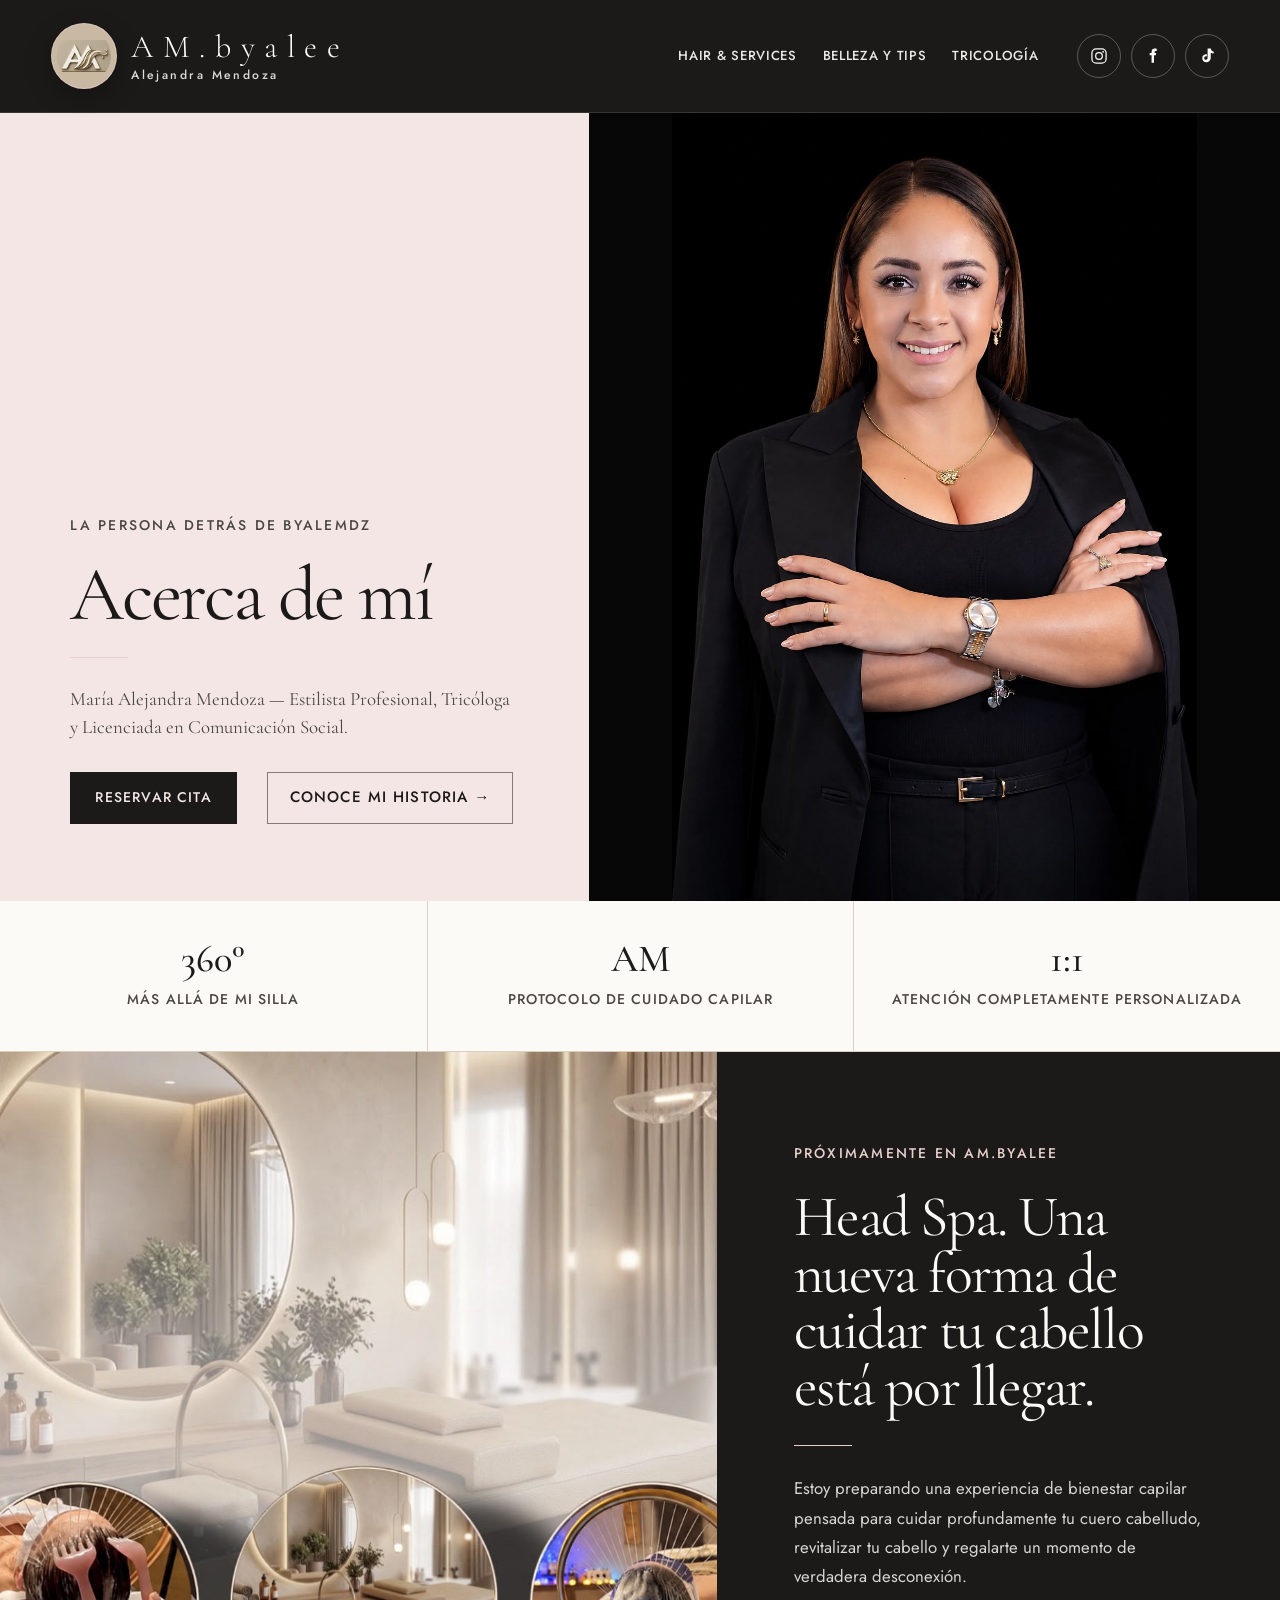
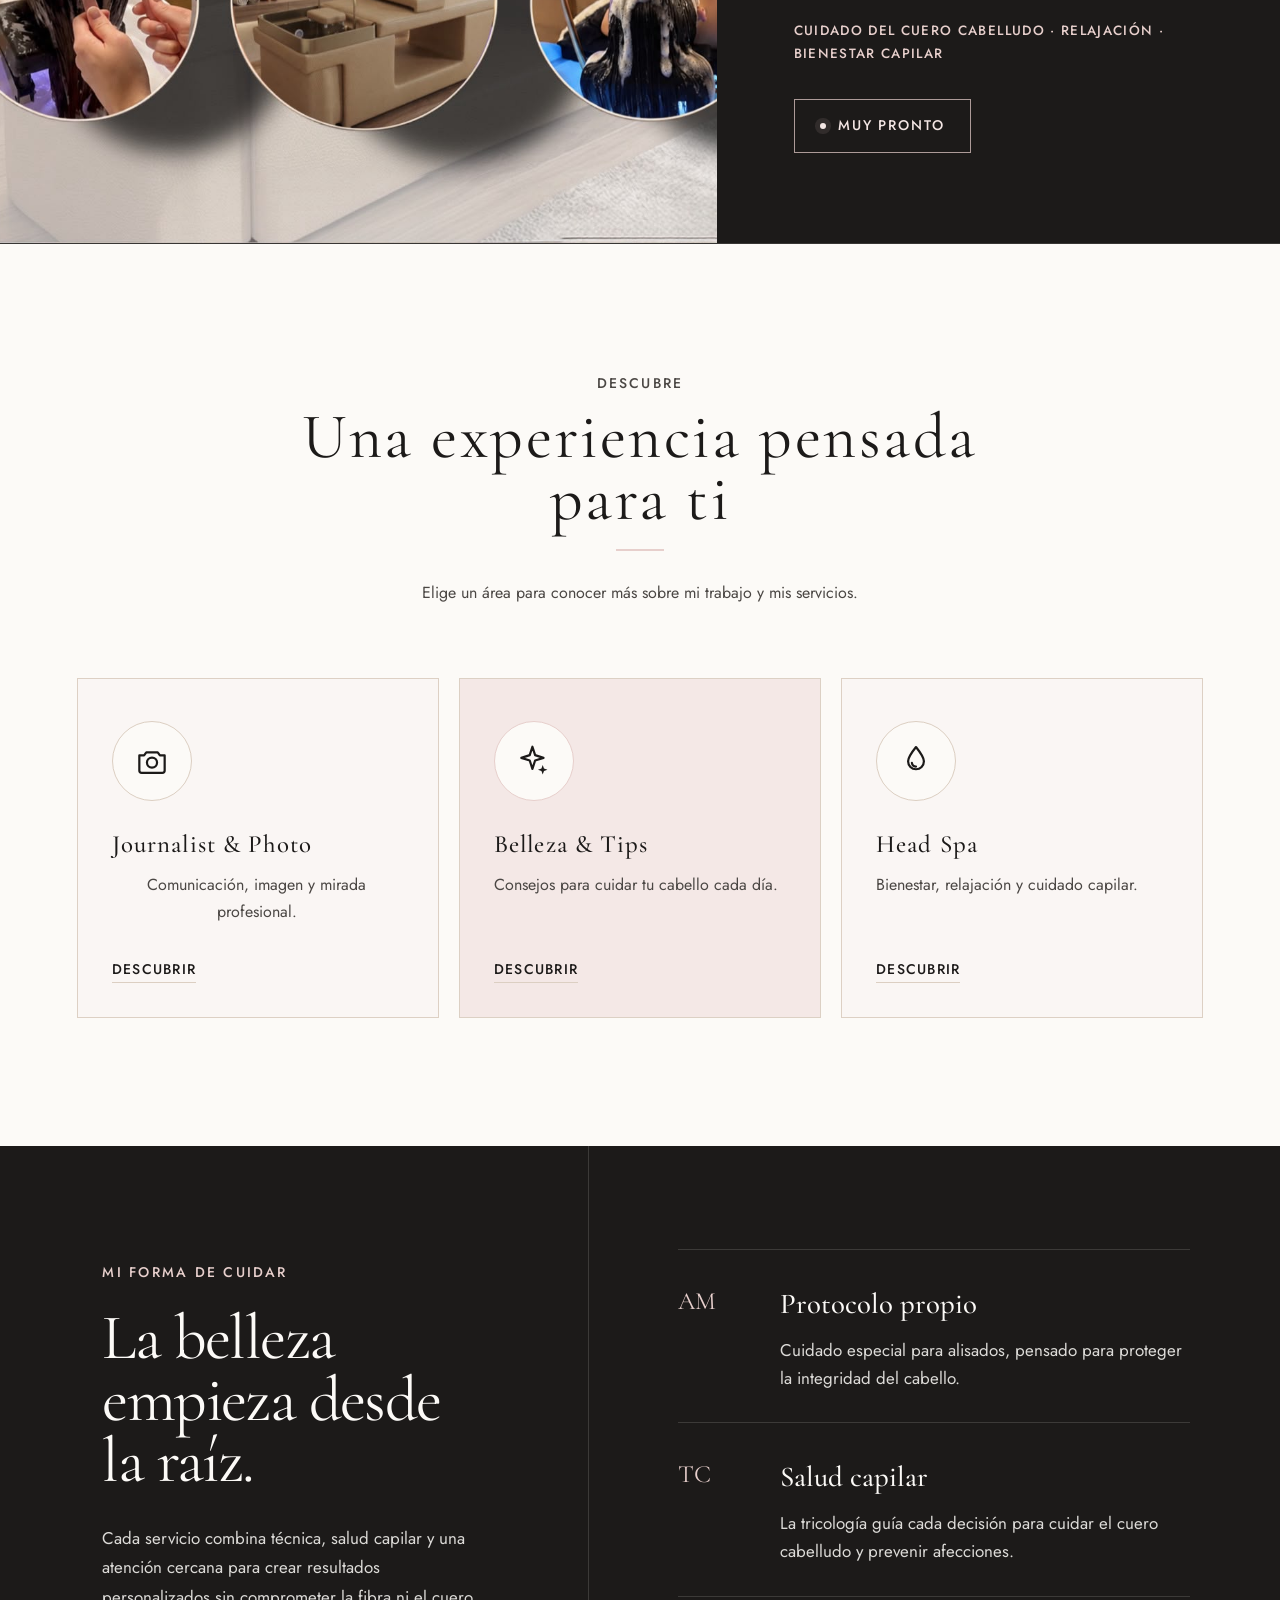
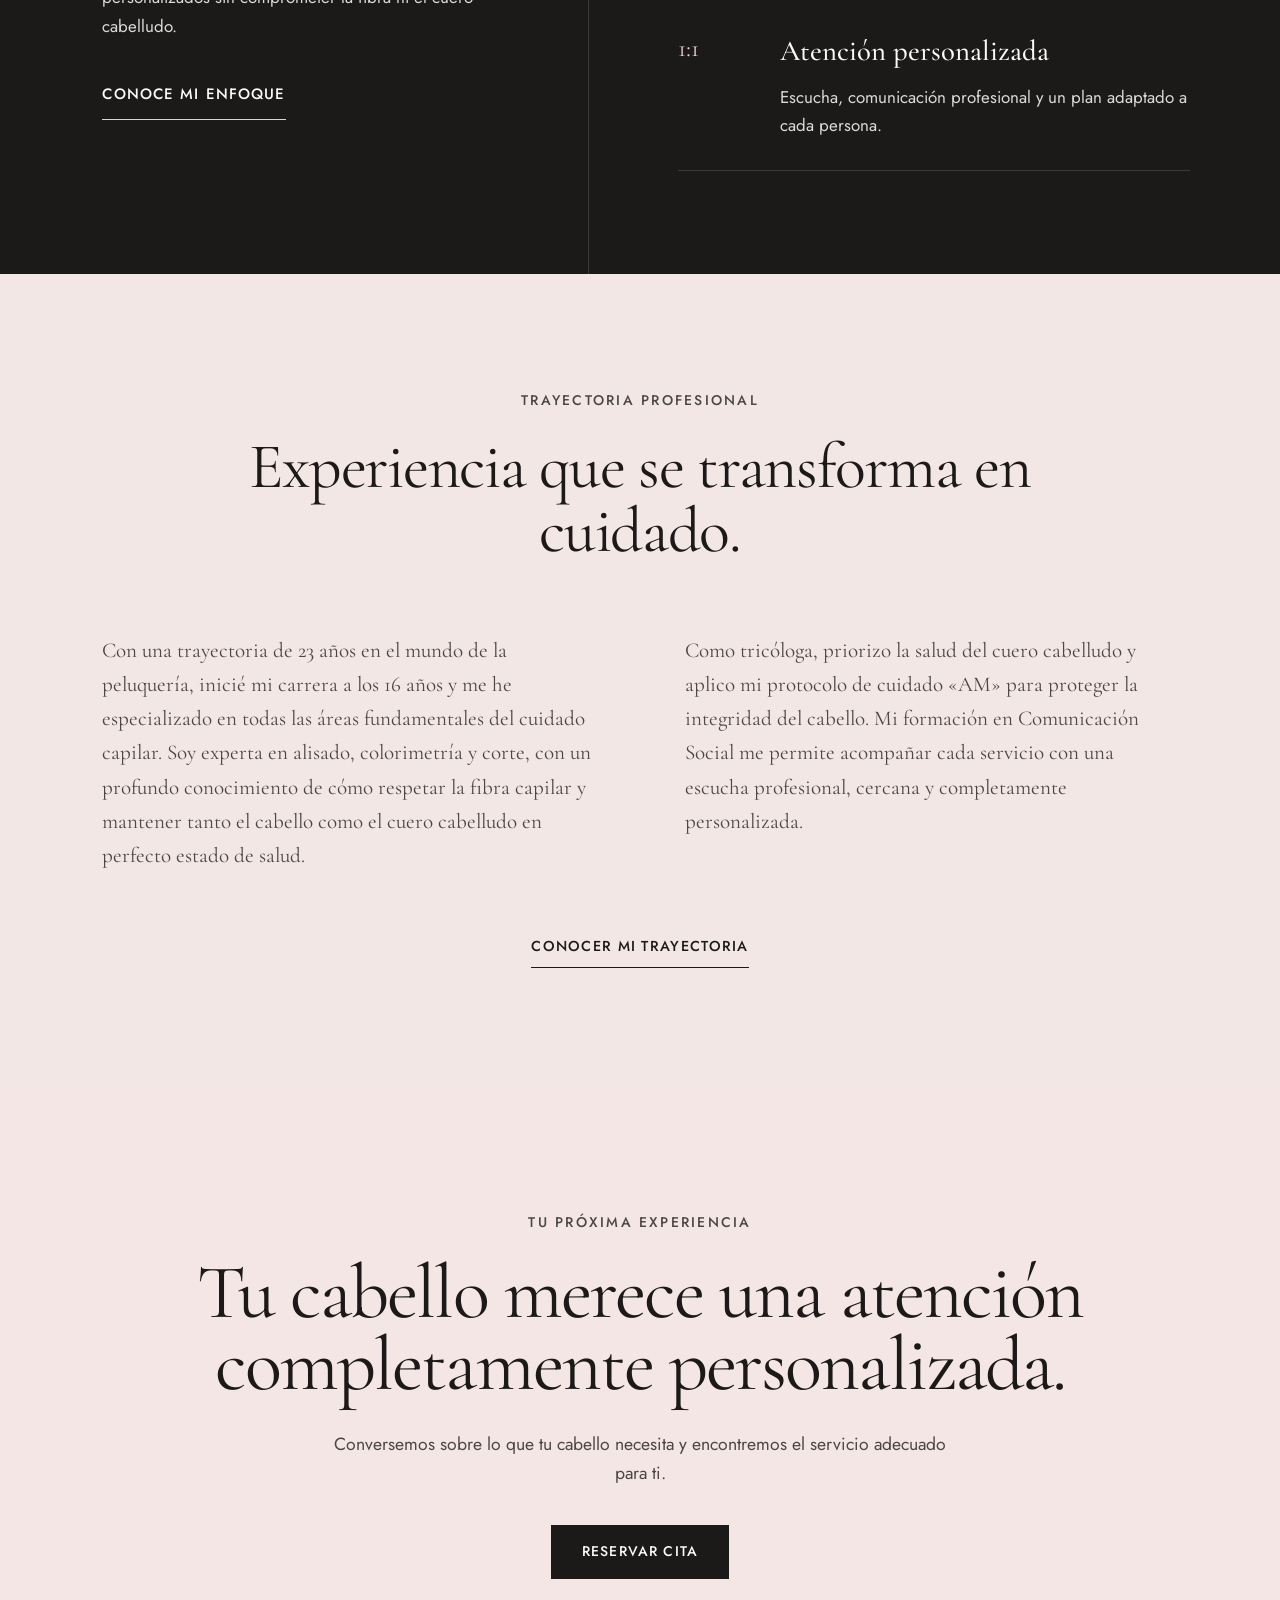
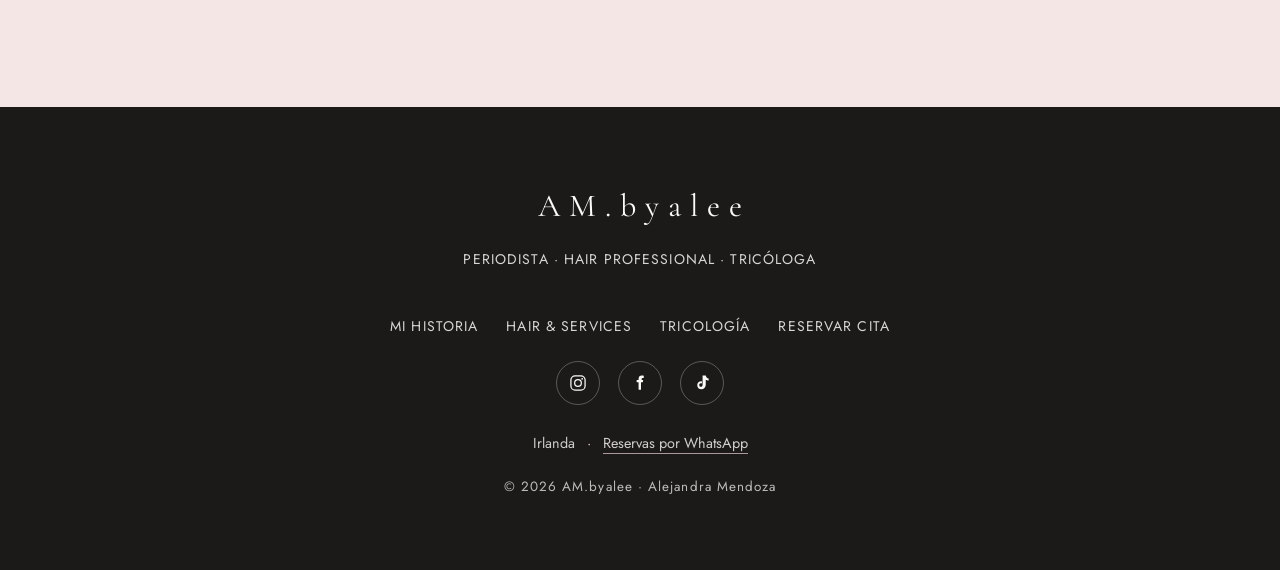
<file: index.html>
<!DOCTYPE html>
<html lang="es">
<head>
  <meta charset="UTF-8" />
  <meta name="viewport" content="width=device-width, initial-scale=1.0" />
  <title>AM.BYALE | Peluquería, tricología y Head Spa en Irlanda</title>
  <meta
    name="description"
    content="Alejandra Mendoza ofrece peluquería profesional, tricología y Head Spa con atención personalizada y 23 años de experiencia en Irlanda."
  />
  <link rel="canonical" href="https://robertdorlan.github.io/alemdz/" />
  <meta property="og:type" content="website" />
  <meta property="og:locale" content="es_ES" />
  <meta property="og:title" content="AM.BYALE | Belleza real y cabello saludable" />
  <meta property="og:description" content="Peluquería profesional, tricología y Head Spa con atención personalizada." />
  <meta property="og:url" content="https://robertdorlan.github.io/alemdz/" />
  <meta property="og:image" content="https://robertdorlan.github.io/alemdz/images/ale-profile.jpg" />
  <meta name="theme-color" content="#1c1a19" />

  <!-- Tipografía editorial: fina, elegante y moderna -->
  <link rel="preconnect" href="https://fonts.googleapis.com" />
  <link rel="preconnect" href="https://fonts.gstatic.com" crossorigin />
  <link
    href="https://fonts.googleapis.com/css2?family=Cormorant+Garamond:wght@300;400;500&family=Jost:wght@300;400;500&display=swap"
    rel="stylesheet"
  />

  <link rel="stylesheet" href="styles.css?v=20261124-17" />
</head>
<body class="home-page">
  <a class="skip-link" href="#main-content">Saltar al contenido principal</a>
  <!-- ============================================================= -->
  <!-- 1. ENCABEZADO PRINCIPAL                                       -->
  <!-- Logotipo tipográfico "ALEMDZ" centrado. Menú discreto a la    -->
  <!-- izquierda, redes sociales a la derecha. Enlaza a inicio.      -->
  <!-- ============================================================= -->
  <header class="site-header site-header--home">
    <div class="site-header__inner site-header__inner--home">
      <a class="brand brand--home" href="index.html" aria-label="AM.byalee — Ir a la página de inicio">
        <img class="brand--home__logo" src="images/am-logo-menu.webp?v=20261124-2" alt="" width="600" height="363" decoding="async" />
        <span class="brand--home__text">
          <span>AM.byalee</span>
          <small>Alejandra Mendoza</small>
        </span>
      </a>

      <button class="menu-toggle" type="button" aria-label="Abrir menú" data-i18n-attr="aria-label:chrome.menu" aria-expanded="false" aria-controls="site-nav">
        <span class="menu-toggle__bar"></span>
        <span class="menu-toggle__bar"></span>
        <span class="menu-toggle__bar"></span>
      </button>

      <nav id="site-nav" class="site-nav site-nav--home" aria-label="Navegación principal">
        <ul class="site-nav__list site-nav__list--home">
          <li><a href="servicios-y-precios.html" data-i18n="nav.hair">Hair &amp; Services</a></li>
          <li><a href="tips-de-belleza.html" data-i18n="nav.belleza">Belleza y Tips</a></li>
          <li><a href="tricologia.html" data-i18n="nav.tricologia">Tricología</a></li>
        </ul>
      </nav>

      <div class="header-social" aria-label="Redes sociales">
        <a href="https://www.instagram.com/byalemdz/" target="_blank" rel="noopener noreferrer" aria-label="Instagram">
          <svg viewBox="0 0 24 24" width="20" height="20" aria-hidden="true" focusable="false">
            <rect x="3.5" y="3.5" width="17" height="17" rx="5" fill="none" stroke="currentColor" stroke-width="1.5" />
            <circle cx="12" cy="12" r="4" fill="none" stroke="currentColor" stroke-width="1.5" />
            <circle cx="17" cy="7" r="1.1" fill="currentColor" />
          </svg>
        </a>
        <a href="https://www.facebook.com/share/1DkxHwf7Rk/" target="_blank" rel="noopener noreferrer" aria-label="Facebook">
          <svg viewBox="0 0 24 24" width="20" height="20" aria-hidden="true" focusable="false">
            <path d="M14 8.5V7c0-.7.3-1 1-1h1.5V3.2C16 3.1 15 3 14.1 3 11.8 3 10.3 4.4 10.3 7v1.5H8V11h2.3v9h2.9v-9h2.2l.4-2.5H14z" fill="currentColor" />
          </svg>
        </a>
        <a href="https://www.tiktok.com/@alemdz.hair" target="_blank" rel="noopener noreferrer" aria-label="TikTok">
          <svg viewBox="0 0 24 24" width="20" height="20" aria-hidden="true" focusable="false">
            <path d="M16.5 3c.3 1.9 1.4 3.4 3.5 3.7v2.4c-1.2.1-2.4-.2-3.5-.9v5.9c0 3.2-2.4 5.4-5.2 5.4-2.9 0-5-2.1-5-4.9 0-2.9 2.4-5 5.6-4.7v2.6c-.4-.1-.9-.2-1.3-.1-1.1.1-2 .9-1.9 2.2.1 1.2 1 1.9 2 1.9 1.1 0 2-.8 2-2.1V3h3.3z" fill="currentColor" />
          </svg>
        </a>
      </div>

    </div>
  </header>

  <main id="main-content">
    <section class="editorial-hero" aria-labelledby="about-title">
      <div class="editorial-hero__left editorial-hero__left--intro">
        <p class="about__eyebrow" data-i18n="home.about_eyebrow">LA PERSONA DETRÁS DE ByAlemdz</p>
        <h1 id="about-title" class="editorial-hero__title" data-i18n="home.about_title">Acerca de mí</h1>
        <p class="editorial-hero__lead" data-i18n="home.about_lead">
          María Alejandra Mendoza — Estilista Profesional, Tricóloga y Licenciada en Comunicación Social.
        </p>
        <div class="editorial-hero__actions">
          <a class="editorial-hero__primary" href="bookings.html" data-i18n="serv.cta">Reservar cita</a>
          <a class="about__link editorial-hero__link" href="mi-historia.html" data-i18n="home.about_link">Conoce mi historia →</a>
        </div>
      </div>
      <figure class="editorial-hero__photo">
        <img src="images/ale-profile.jpg?v=20261123-2" alt="Retrato profesional de Alejandra Mendoza" width="1024" height="1536" loading="eager" fetchpriority="high" decoding="async" />
      </figure>
    </section>

    <section class="trust-strip" aria-label="Experiencia y especialidades de Alejandra Mendoza">
      <div class="trust-strip__item">
        <strong data-i18n="home.trust_years">360°</strong>
        <span data-i18n="home.trust_experience">más allá de mi silla</span>
      </div>
      <div class="trust-strip__item">
        <strong>AM</strong>
        <span data-i18n="home.trust_protocol">protocolo de cuidado capilar</span>
      </div>
      <div class="trust-strip__item">
        <strong>1:1</strong>
        <span data-i18n="home.trust_personal">atención completamente personalizada</span>
      </div>
    </section>

    <section class="head-spa-promo" aria-labelledby="head-spa-promo-title">
      <figure class="head-spa-promo__media">
        <img src="images/head-spa.jpeg" alt="Imagen conceptual de la próxima experiencia de Head Spa" width="1290" height="1142" loading="lazy" decoding="async" />
      </figure>
      <div class="head-spa-promo__content">
        <p class="head-spa-promo__eyebrow" data-i18n="home.headspa_eyebrow">Próximamente en AM.byalee</p>
        <h2 id="head-spa-promo-title" data-i18n="home.headspa_title">Head Spa. Una nueva forma de cuidar tu cabello está por llegar.</h2>
        <p class="head-spa-promo__text" data-i18n="home.headspa_text">Estoy preparando una experiencia de bienestar capilar pensada para cuidar profundamente tu cuero cabelludo, revitalizar tu cabello y regalarte un momento de verdadera desconexión.</p>
        <p class="head-spa-promo__details" data-i18n="home.headspa_details">Cuidado del cuero cabelludo · Relajación · Bienestar capilar</p>
        <span class="head-spa-promo__status" data-i18n="home.headspa_cta">Muy pronto</span>
      </div>
    </section>

    <section class="circles" aria-labelledby="circles-title">
      <p class="circles__eyebrow" data-i18n="home.explore_eyebrow">Descubre</p>
      <h2 id="circles-title" class="circles__title" data-i18n="home.explore_new">Una experiencia pensada para ti</h2>
      <p class="circles__subtitle" data-i18n="home.explore_sub">
        Elige un área para conocer más sobre mi trabajo y mis servicios.
      </p>

      <ul class="circles__grid">
        <li class="circle-item">
          <a class="circle-link" href="journalist-photo.html">
            <span class="circle">
              <span class="circle__icon" aria-hidden="true">
                <svg viewBox="0 0 24 24" width="42" height="42" focusable="false">
                  <path d="M4 8.5h3l1.4-2h7.2L17 8.5h3a0 0 0 0 1 0 0v9.5a1.5 1.5 0 0 1-1.5 1.5H5.5A1.5 1.5 0 0 1 4 18z" fill="none" stroke="currentColor" stroke-width="1.4" stroke-linejoin="round" />
                  <circle cx="12" cy="13" r="3.2" fill="none" stroke="currentColor" stroke-width="1.4" />
                </svg>
              </span>
            </span>
            <span class="circle__caption" data-i18n="nav.journalist">Journalist &amp; Photo</span>
            <span class="circle__description" data-i18n="home.card_journalist">Comunicación, imagen y mirada profesional.</span>
            <span class="circle__action" data-i18n="home.discover">Descubrir</span>
          </a>
        </li>

        <li class="circle-item">
          <a class="circle-link" href="tips-de-belleza.html">
            <span class="circle">
              <span class="circle__icon" aria-hidden="true">
                <svg viewBox="0 0 24 24" width="42" height="42" focusable="false">
                  <path d="M11 3l1.7 5.3L18 10l-5.3 1.7L11 17l-1.7-5.3L4 10l5.3-1.7z" fill="none" stroke="currentColor" stroke-width="1.4" stroke-linejoin="round" />
                  <path d="M17.5 14.5l.8 2.2 2.2.8-2.2.8-.8 2.2-.8-2.2-2.2-.8 2.2-.8z" fill="currentColor" />
                </svg>
              </span>
            </span>
            <span class="circle__caption" data-i18n="nav.belleza">Belleza &amp; Tips</span>
            <span class="circle__description" data-i18n="home.card_beauty">Consejos para cuidar tu cabello cada día.</span>
            <span class="circle__action" data-i18n="home.discover">Descubrir</span>
          </a>
        </li>

        <li class="circle-item">
          <a class="circle-link" href="head-spa.html">
            <span class="circle">
              <span class="circle__icon" aria-hidden="true">
                <svg viewBox="0 0 24 24" width="42" height="42" focusable="false">
                  <path d="M12 3.2c3.2 4 5 6.4 5 9a5 5 0 0 1-10 0c0-2.6 1.8-5 5-9z" fill="none" stroke="currentColor" stroke-width="1.4" stroke-linejoin="round" />
                  <path d="M12 15.5c-1.4 0-2.4-1-2.6-2.3" fill="none" stroke="currentColor" stroke-width="1.4" stroke-linecap="round" />
                </svg>
              </span>
            </span>
            <span class="circle__caption" data-i18n="nav.headspa">Head Spa</span>
            <span class="circle__description" data-i18n="home.card_headspa">Bienestar, relajación y cuidado capilar.</span>
            <span class="circle__action" data-i18n="home.discover">Descubrir</span>
          </a>
        </li>
      </ul>
    </section>

    <section class="signature-care" aria-labelledby="care-title">
      <div class="signature-care__intro">
        <p class="section-eyebrow" data-i18n="home.care_eyebrow">Mi forma de cuidar</p>
        <h2 id="care-title" data-i18n="home.care_title">La belleza empieza desde la raíz.</h2>
        <p data-i18n="home.care_intro">Cada servicio combina técnica, salud capilar y una atención cercana para crear resultados personalizados sin comprometer la fibra ni el cuero cabelludo.</p>
        <a class="text-link text-link--light" href="tricologia.html" data-i18n="home.care_link">Conoce mi enfoque</a>
      </div>
      <div class="signature-care__pillars">
        <article>
          <span>AM</span>
          <div>
            <h3 data-i18n="home.pillar_protocol">Protocolo propio</h3>
            <p data-i18n="home.pillar_protocol_text">Cuidado especial para alisados, pensado para proteger la integridad del cabello.</p>
          </div>
        </article>
        <article>
          <span>TC</span>
          <div>
            <h3 data-i18n="home.pillar_health">Salud capilar</h3>
            <p data-i18n="home.pillar_health_text">La tricología guía cada decisión para cuidar el cuero cabelludo y prevenir afecciones.</p>
          </div>
        </article>
        <article>
          <span>1:1</span>
          <div>
            <h3 data-i18n="home.pillar_personal">Atención personalizada</h3>
            <p data-i18n="home.pillar_personal_text">Escucha, comunicación profesional y un plan adaptado a cada persona.</p>
          </div>
        </article>
      </div>
    </section>

    <section class="about about--story" aria-labelledby="story-title">
      <div class="about--story__heading">
        <p class="section-eyebrow" data-i18n="home.story_eyebrow">Trayectoria profesional</p>
        <h2 id="story-title" data-i18n="home.story_title">Experiencia que se transforma en cuidado.</h2>
      </div>
      <div class="about__inner">
        <p class="about__text">
          Con una trayectoria de 23 años en el mundo de la peluquería, inicié mi
          carrera a los 16 años y me he especializado en todas las áreas
          fundamentales del cuidado capilar. Soy experta en alisado, colorimetría y
          corte, con un profundo conocimiento de cómo respetar la fibra capilar y
          mantener tanto el cabello como el cuero cabelludo en perfecto estado de
          salud.
        </p>
        <p class="about__text">
          Como tricóloga, priorizo la salud del cuero cabelludo y aplico mi protocolo
          de cuidado «AM» para proteger la integridad del cabello. Mi formación en
          Comunicación Social me permite acompañar cada servicio con una escucha
          profesional, cercana y completamente personalizada.
        </p>
      </div>
      <a class="about--story__link" href="mi-historia.html" data-i18n="home.story_link">Conocer mi trayectoria</a>
    </section>

    <section class="booking-cta" aria-labelledby="booking-title">
      <p class="section-eyebrow" data-i18n="home.booking_eyebrow">Tu próxima experiencia</p>
      <h2 id="booking-title" data-i18n="home.booking_title">Tu cabello merece una atención completamente personalizada.</h2>
      <p data-i18n="home.booking_text">Conversemos sobre lo que tu cabello necesita y encontremos el servicio adecuado para ti.</p>
      <a class="booking-cta__button" href="bookings.html" data-i18n="serv.cta">Reservar cita</a>
    </section>
  </main>

  <footer class="site-footer">
    <div class="site-footer__inner">
      <p class="site-footer__brand">AM.byalee</p>
      <p class="site-footer__tagline" data-i18n="footer.tagline">Periodista · Hair Professional · Tricóloga</p>
      <nav class="site-footer__nav" aria-label="Navegación del pie de página">
        <a href="mi-historia.html" data-i18n="nav.mihistoria">Mi historia</a>
        <a href="servicios-y-precios.html" data-i18n="nav.hair">Hair &amp; Services</a>
        <a href="tricologia.html" data-i18n="nav.tricologia">Tricología</a>
        <a href="bookings.html" data-i18n="serv.cta">Reservar cita</a>
      </nav>
      <div class="site-footer__social">
        <a href="https://www.instagram.com/byalemdz/" target="_blank" rel="noopener noreferrer" aria-label="Instagram">
          <svg viewBox="0 0 24 24" width="20" height="20" aria-hidden="true" focusable="false">
            <rect x="3.5" y="3.5" width="17" height="17" rx="5" fill="none" stroke="currentColor" stroke-width="1.5" />
            <circle cx="12" cy="12" r="4" fill="none" stroke="currentColor" stroke-width="1.5" />
            <circle cx="17" cy="7" r="1.1" fill="currentColor" />
          </svg>
        </a>
        <a href="https://www.facebook.com/share/1DkxHwf7Rk/" target="_blank" rel="noopener noreferrer" aria-label="Facebook">
          <svg viewBox="0 0 24 24" width="20" height="20" aria-hidden="true" focusable="false">
            <path d="M14 8.5V7c0-.7.3-1 1-1h1.5V3.2C16 3.1 15 3 14.1 3 11.8 3 10.3 4.4 10.3 7v1.5H8V11h2.3v9h2.9v-9h2.2l.4-2.5H14z" fill="currentColor" />
          </svg>
        </a>
        <a href="https://www.tiktok.com/@alemdz.hair" target="_blank" rel="noopener noreferrer" aria-label="TikTok">
          <svg viewBox="0 0 24 24" width="20" height="20" aria-hidden="true" focusable="false">
            <path d="M16.5 3c.3 1.9 1.4 3.4 3.5 3.7v2.4c-1.2.1-2.4-.2-3.5-.9v5.9c0 3.2-2.4 5.4-5.2 5.4-2.9 0-5-2.1-5-4.9 0-2.9 2.4-5 5.6-4.7v2.6c-.4-.1-.9-.2-1.3-.1-1.1.1-2 .9-1.9 2.2.1 1.2 1 1.9 2 1.9 1.1 0 2-.8 2-2.1V3h3.3z" fill="currentColor" />
          </svg>
        </a>
      </div>
      <p class="site-footer__copy">© 2026 AM.byalee · Alejandra Mendoza</p>
    </div>
  </footer>

  <a class="mobile-booking" href="bookings.html" data-i18n="serv.cta">Reservar cita</a>

  <script type="application/ld+json">
    {
      "@context": "https://schema.org",
      "@type": "ProfessionalService",
      "name": "AM.BYALE by Alejandra Mendoza",
      "description": "Peluquería profesional, tricología y Head Spa con atención personalizada.",
      "url": "https://robertdorlan.github.io/alemdz/",
      "image": "https://robertdorlan.github.io/alemdz/images/ale-profile.jpg",
      "founder": {
        "@type": "Person",
        "name": "María Alejandra Mendoza",
        "jobTitle": "Estilista profesional y tricóloga"
      },
      "sameAs": [
        "https://www.instagram.com/byalemdz/",
        "https://www.facebook.com/share/1DkxHwf7Rk/",
        "https://www.tiktok.com/@alemdz.hair"
      ]
    }
  </script>

  <script src="script.js?v=20261123-3" defer></script>
  <script src="i18n.js?v=20261124-14" defer></script>
</body>
</html>
</file>
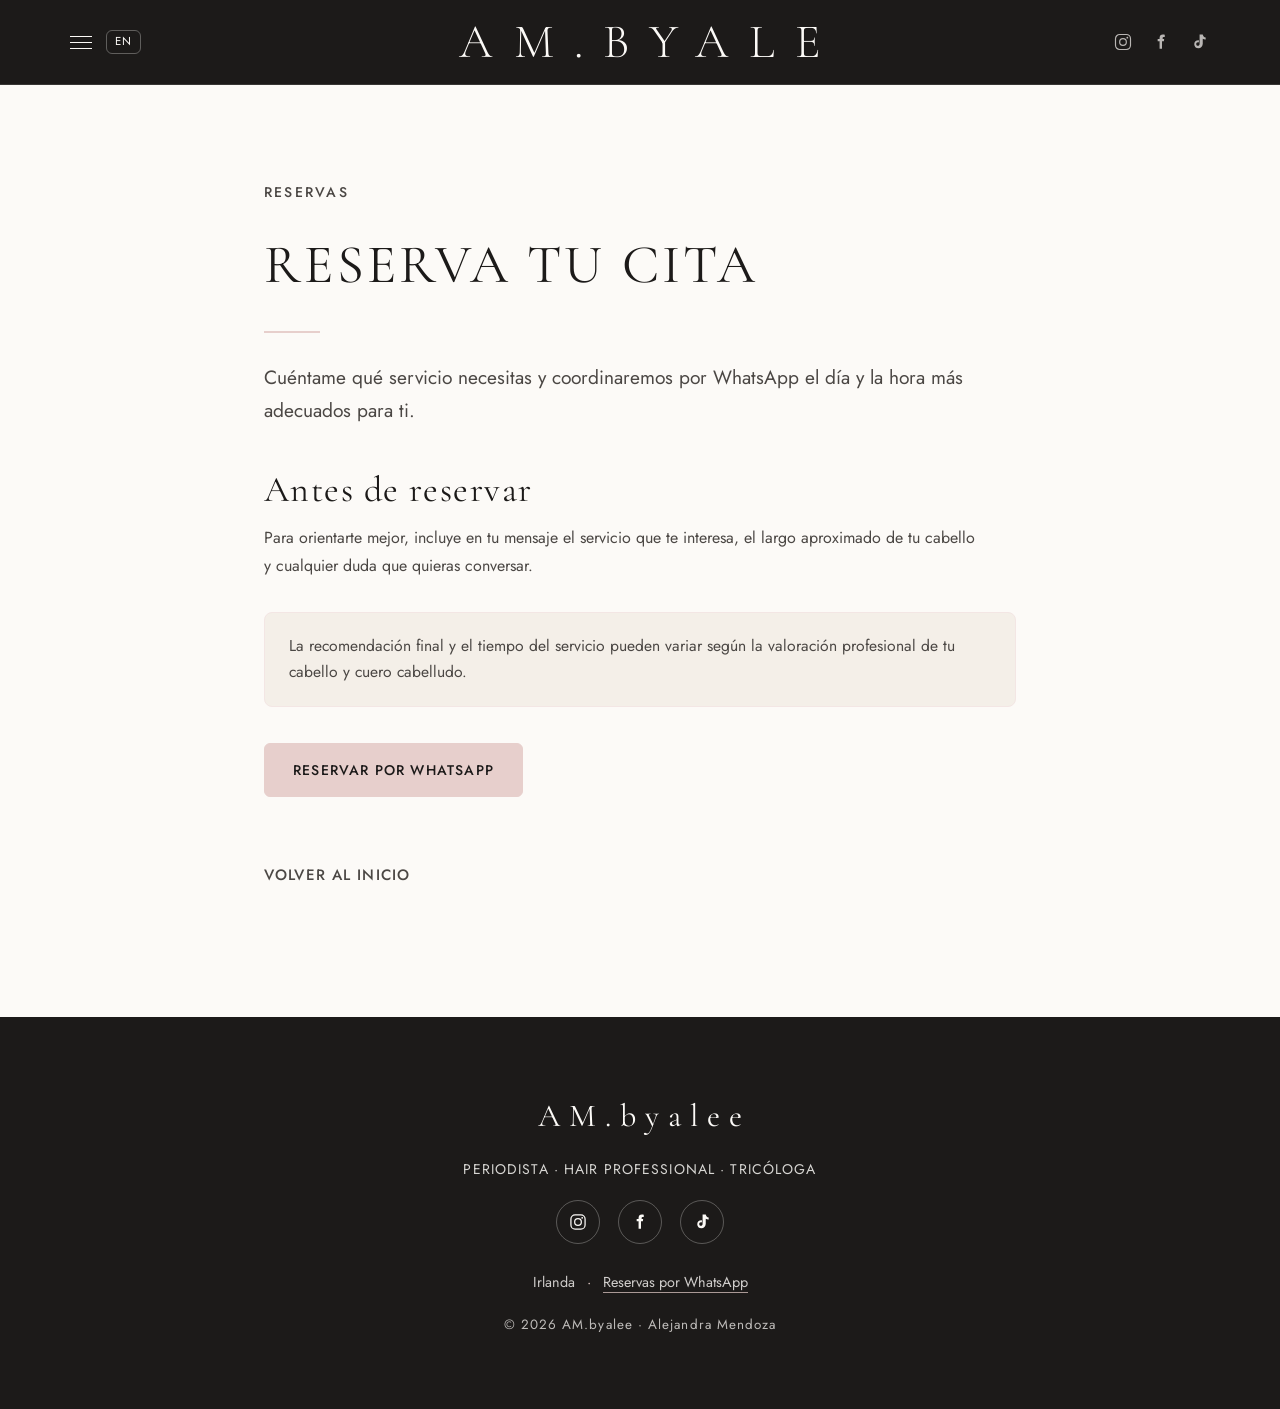
<file: bookings.html>
<!DOCTYPE html>
<html lang="es">
<head>
  <meta charset="UTF-8" />
  <meta name="viewport" content="width=device-width, initial-scale=1.0" />
  <title>Reserva tu cita | AM.BYALE</title>
  <meta name="description" content="Reserva por WhatsApp tu cita de peluquería, tricología o Head Spa con Alejandra Mendoza." />
  <link rel="canonical" href="https://robertdorlan.github.io/alemdz/bookings.html" />
  <link rel="preconnect" href="https://fonts.googleapis.com" />
  <link rel="preconnect" href="https://fonts.gstatic.com" crossorigin />
  <link
    href="https://fonts.googleapis.com/css2?family=Cormorant+Garamond:wght@300;400;500&family=Jost:wght@300;400;500&display=swap"
    rel="stylesheet"
  />
  <link rel="stylesheet" href="styles.css?v=20261124-13" />
</head>
<body>
  <header class="site-header">
    <div class="site-header__inner">
      <div class="site-header__left">
        <button class="menu-toggle" type="button" aria-label="Abrir menú" data-i18n-attr="aria-label:chrome.menu" aria-expanded="false" aria-controls="site-nav">
          <span class="menu-toggle__bar"></span>
          <span class="menu-toggle__bar"></span>
          <span class="menu-toggle__bar"></span>
        </button>
        <button class="lang-toggle" type="button" data-lang-toggle aria-label="Switch to English">EN</button>
      </div>
      <div class="site-header__center">
        <a class="brand" href="index.html" aria-label="AM.BYALE — Ir a la página de inicio" data-i18n-attr="aria-label:chrome.home_aria">AM.BYALE</a>
      </div>
      <div class="site-header__right">
        <a class="social-link" href="https://www.instagram.com/byalemdz/" target="_blank" rel="noopener noreferrer" aria-label="Instagram">
          <svg viewBox="0 0 24 24" width="20" height="20" aria-hidden="true" focusable="false">
            <rect x="3" y="3" width="18" height="18" rx="5" ry="5" fill="none" stroke="currentColor" stroke-width="1.4" />
            <circle cx="12" cy="12" r="4" fill="none" stroke="currentColor" stroke-width="1.4" />
            <circle cx="17.2" cy="6.8" r="1.1" fill="currentColor" />
          </svg>
        </a>
        <a class="social-link" href="https://www.facebook.com/share/1DkxHwf7Rk/" target="_blank" rel="noopener noreferrer" aria-label="Facebook">
          <svg viewBox="0 0 24 24" width="20" height="20" aria-hidden="true" focusable="false">
            <path d="M14 8.5V7c0-.7.3-1 1-1h1.5V3.2C16 3.1 15 3 14.1 3 11.8 3 10.3 4.4 10.3 7v1.5H8V11h2.3v9h2.9v-9h2.2l.4-2.5H14z" fill="currentColor" />
          </svg>
        </a>
        <a class="social-link" href="https://www.tiktok.com/@alemdz.hair" target="_blank" rel="noopener noreferrer" aria-label="TikTok">
          <svg viewBox="0 0 24 24" width="20" height="20" aria-hidden="true" focusable="false">
            <path d="M16.5 3c.3 1.9 1.4 3.4 3.5 3.7v2.4c-1.2.1-2.4-.2-3.5-.9v5.9c0 3.2-2.4 5.4-5.2 5.4-2.9 0-5-2.1-5-4.9 0-2.9 2.4-5 5.6-4.7v2.6c-.4-.1-.9-.2-1.3-.1-1.1.1-2 .9-1.9 2.2.1 1.2 1 1.9 2 1.9 1.1 0 2-.8 2-2.1V3h3.3z" fill="currentColor" />
          </svg>
        </a>
      </div>
    </div>
    <nav id="site-nav" class="site-nav" aria-label="Navegación principal" hidden>
      <ul class="site-nav__list">
        <li><a href="mi-historia.html" data-i18n="nav.mihistoria">Mi historia</a></li>
        <li><a href="servicios-y-precios.html" data-i18n="nav.hair">Hair &amp; Services</a></li>
        <li><a href="journalist-photo.html" data-i18n="nav.journalist">Journalist &amp; Photo</a></li>
        <li><a href="tips-de-belleza.html" data-i18n="nav.belleza">Belleza &amp; Tips</a></li>
        <li><a href="tricologia.html" data-i18n="nav.tricologia">Tricología</a></li>
      </ul>
    </nav>
  </header>

  <main>
    <article class="page">
      <p class="page__eyebrow" data-i18n="book.eyebrow">Reservas</p>
      <h1 class="page__title" data-i18n="book.title">Reserva tu cita</h1>
      <p class="page__lead">Cuéntame qué servicio necesitas y coordinaremos por WhatsApp el día y la hora más adecuados para ti.</p>
      <div class="page__body">
        <h2>Antes de reservar</h2>
        <p>Para orientarte mejor, incluye en tu mensaje el servicio que te interesa, el largo aproximado de tu cabello y cualquier duda que quieras conversar.</p>
        <div class="page__note">La recomendación final y el tiempo del servicio pueden variar según la valoración profesional de tu cabello y cuero cabelludo.</div>
        <p style="margin-top: 28px;">
          <a class="btn btn--booking" href="https://wa.me/353873923809" target="_blank" rel="noopener noreferrer" data-i18n="book.cta">Reservar por WhatsApp</a>
        </p>
      </div>
      <a class="page__back" href="index.html" data-i18n="chrome.back">Volver al inicio</a>
    </article>
  </main>

  <footer class="site-footer">
    <div class="site-footer__inner">
      <p class="site-footer__brand">AM.byalee</p>
      <p class="site-footer__tagline" data-i18n="footer.tagline">Periodista · Hair Professional · Tricóloga</p>
      <div class="site-footer__social">
        <a href="https://www.instagram.com/byalemdz/" target="_blank" rel="noopener noreferrer" aria-label="Instagram">
          <svg viewBox="0 0 24 24" width="20" height="20" aria-hidden="true" focusable="false">
            <rect x="3.5" y="3.5" width="17" height="17" rx="5" fill="none" stroke="currentColor" stroke-width="1.5" />
            <circle cx="12" cy="12" r="4" fill="none" stroke="currentColor" stroke-width="1.5" />
            <circle cx="17" cy="7" r="1.1" fill="currentColor" />
          </svg>
        </a>
        <a href="https://www.facebook.com/share/1DkxHwf7Rk/" target="_blank" rel="noopener noreferrer" aria-label="Facebook">
          <svg viewBox="0 0 24 24" width="20" height="20" aria-hidden="true" focusable="false">
            <path d="M14 8.5V7c0-.7.3-1 1-1h1.5V3.2C16 3.1 15 3 14.1 3 11.8 3 10.3 4.4 10.3 7v1.5H8V11h2.3v9h2.9v-9h2.2l.4-2.5H14z" fill="currentColor" />
          </svg>
        </a>
        <a href="https://www.tiktok.com/@alemdz.hair" target="_blank" rel="noopener noreferrer" aria-label="TikTok">
          <svg viewBox="0 0 24 24" width="20" height="20" aria-hidden="true" focusable="false">
            <path d="M16.5 3c.3 1.9 1.4 3.4 3.5 3.7v2.4c-1.2.1-2.4-.2-3.5-.9v5.9c0 3.2-2.4 5.4-5.2 5.4-2.9 0-5-2.1-5-4.9 0-2.9 2.4-5 5.6-4.7v2.6c-.4-.1-.9-.2-1.3-.1-1.1.1-2 .9-1.9 2.2.1 1.2 1 1.9 2 1.9 1.1 0 2-.8 2-2.1V3h3.3z" fill="currentColor" />
          </svg>
        </a>
      </div>
      <p class="site-footer__copy">© 2026 AM.byalee · Alejandra Mendoza</p>
    </div>
  </footer>

  <script src="script.js?v=20261123-3" defer></script>
  <script src="i18n.js?v=20261124-14" defer></script>
</body>
</html>
</file>
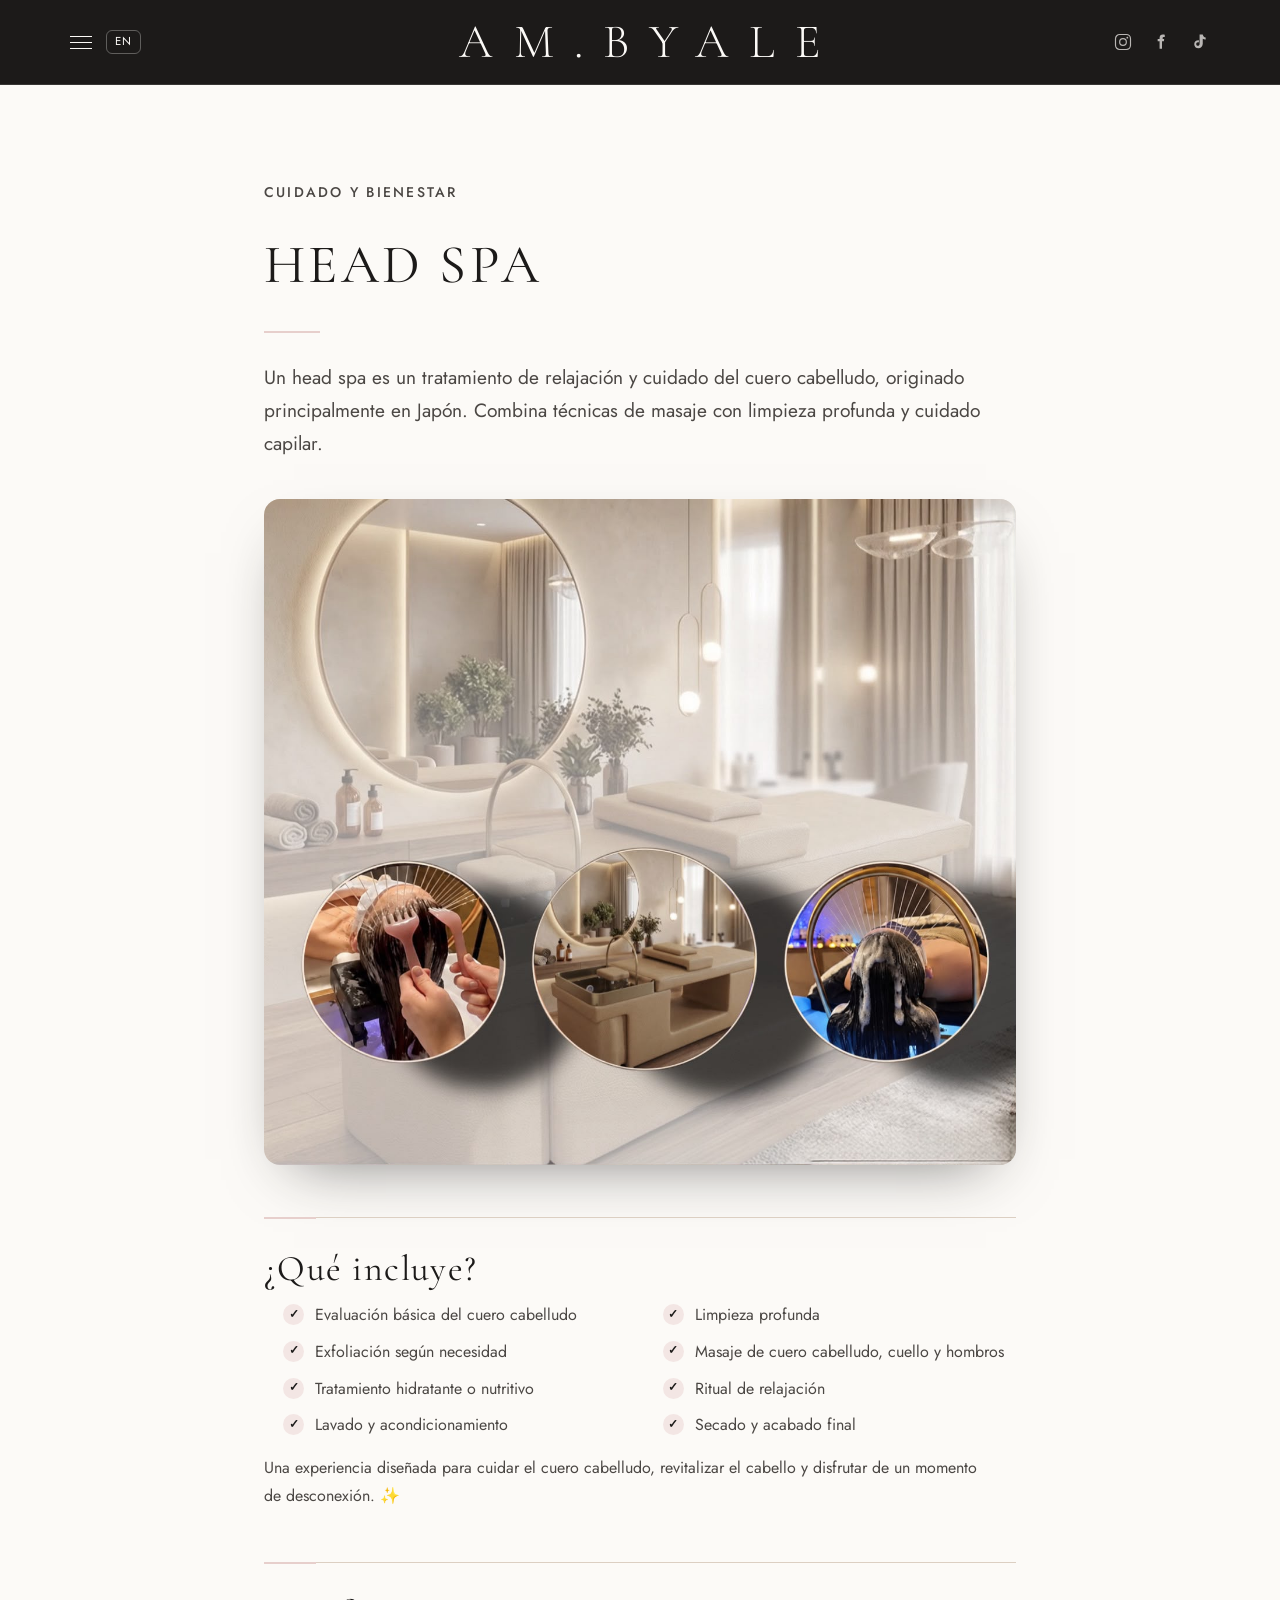
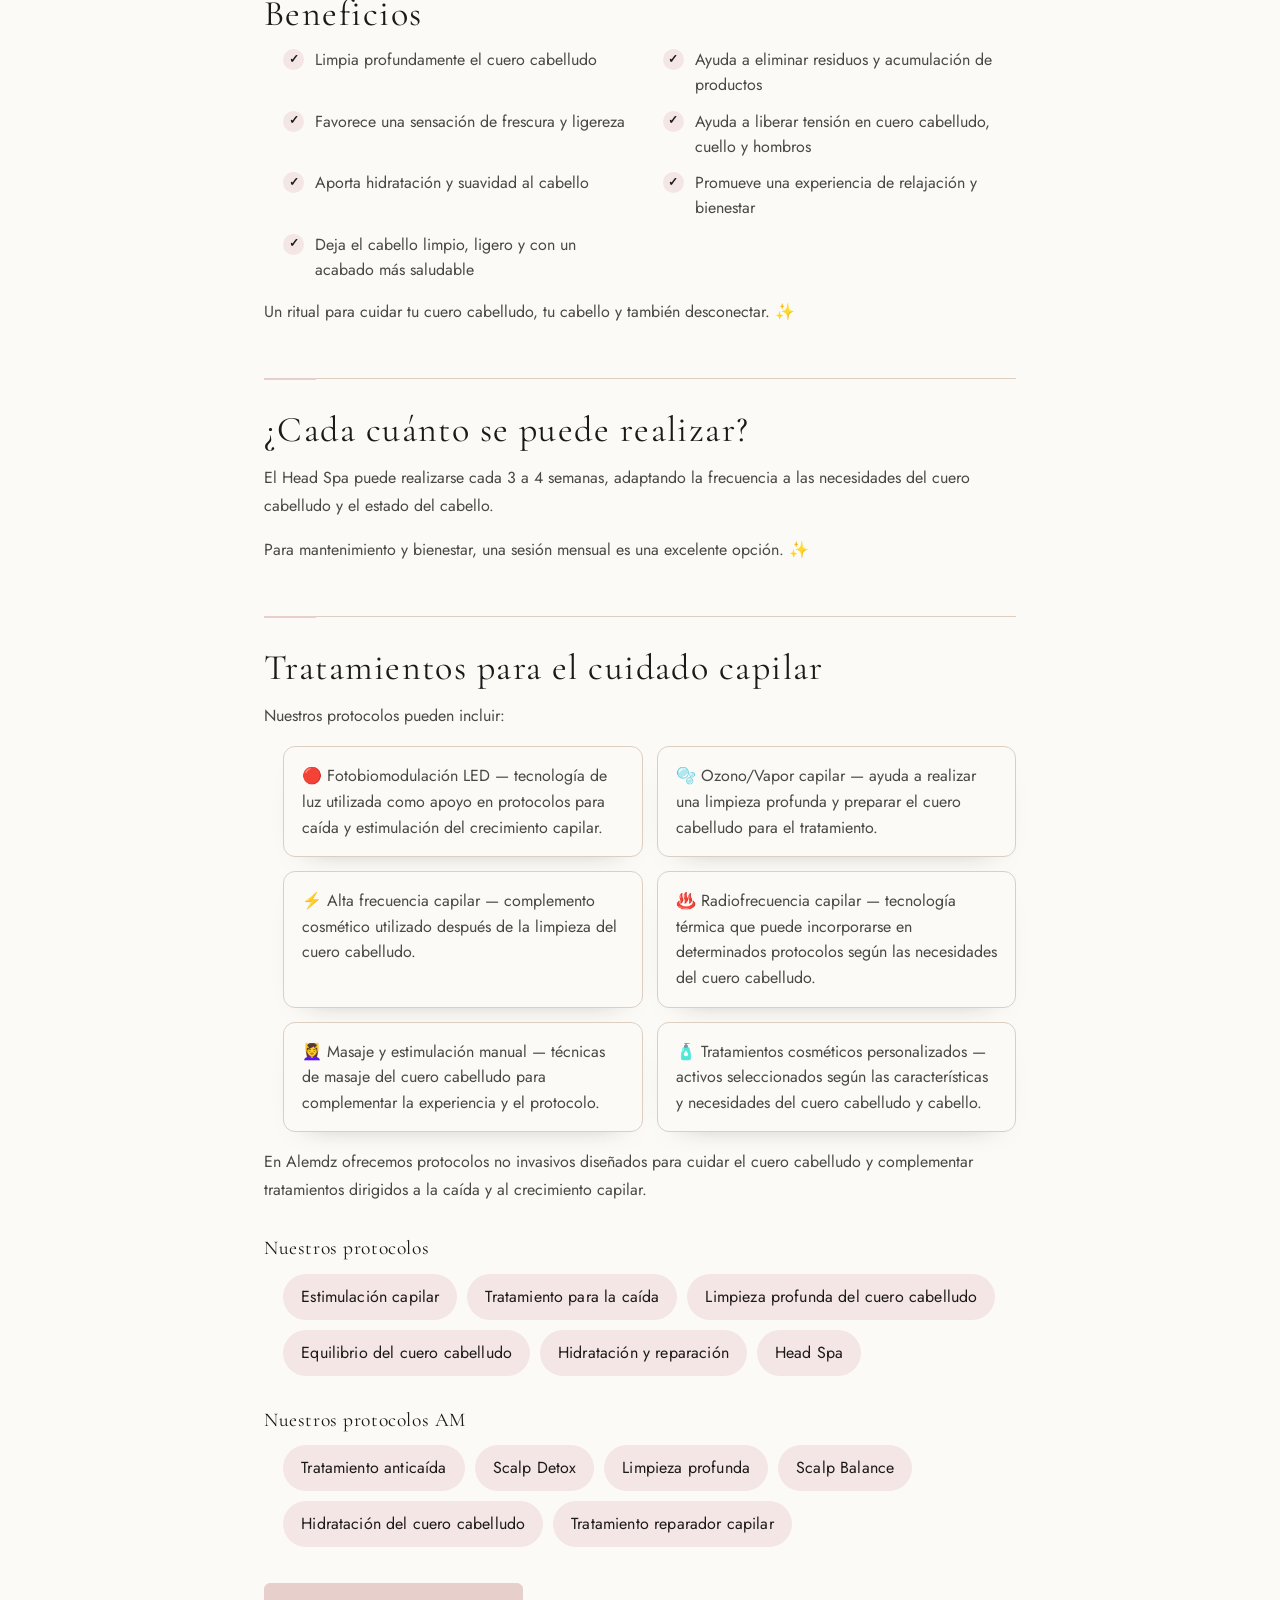
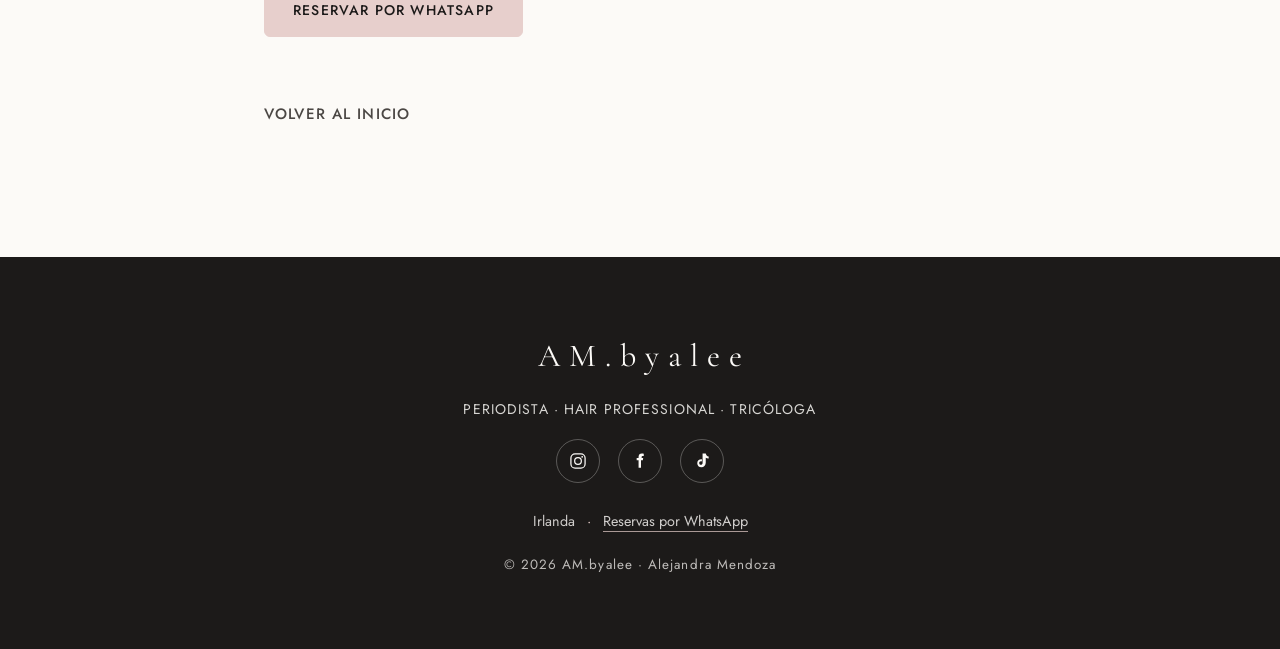
<file: head-spa.html>
<!DOCTYPE html>
<html lang="es">
<head>
  <meta charset="UTF-8" />
  <meta name="viewport" content="width=device-width, initial-scale=1.0" />
  <title>Head Spa y bienestar capilar | AM.BYALE</title>
  <meta name="description" content="Descubre la experiencia Head Spa de Alejandra Mendoza: limpieza, masaje, relajación y cuidado personalizado del cuero cabelludo." />
  <link rel="canonical" href="https://robertdorlan.github.io/alemdz/head-spa.html" />
  <link rel="preconnect" href="https://fonts.googleapis.com" />
  <link rel="preconnect" href="https://fonts.gstatic.com" crossorigin />
  <link
    href="https://fonts.googleapis.com/css2?family=Cormorant+Garamond:wght@300;400;500&family=Jost:wght@300;400;500&display=swap"
    rel="stylesheet"
  />
  <link rel="stylesheet" href="styles.css?v=20261124-13" />
</head>
<body>
  <header class="site-header">
    <div class="site-header__inner">
      <div class="site-header__left">
        <button class="menu-toggle" type="button" aria-label="Abrir menú" data-i18n-attr="aria-label:chrome.menu" aria-expanded="false" aria-controls="site-nav">
          <span class="menu-toggle__bar"></span>
          <span class="menu-toggle__bar"></span>
          <span class="menu-toggle__bar"></span>
        </button>
        <button class="lang-toggle" type="button" data-lang-toggle aria-label="Switch to English">EN</button>
      </div>
      <div class="site-header__center">
        <a class="brand" href="index.html" aria-label="AM.BYALE — Ir a la página de inicio" data-i18n-attr="aria-label:chrome.home_aria">AM.BYALE</a>
      </div>
      <div class="site-header__right">
        <a class="social-link" href="https://www.instagram.com/byalemdz/" target="_blank" rel="noopener noreferrer" aria-label="Instagram">
          <svg viewBox="0 0 24 24" width="20" height="20" aria-hidden="true" focusable="false">
            <rect x="3" y="3" width="18" height="18" rx="5" ry="5" fill="none" stroke="currentColor" stroke-width="1.4" />
            <circle cx="12" cy="12" r="4" fill="none" stroke="currentColor" stroke-width="1.4" />
            <circle cx="17.2" cy="6.8" r="1.1" fill="currentColor" />
          </svg>
        </a>
        <a class="social-link" href="https://www.facebook.com/share/1DkxHwf7Rk/" target="_blank" rel="noopener noreferrer" aria-label="Facebook">
          <svg viewBox="0 0 24 24" width="20" height="20" aria-hidden="true" focusable="false">
            <path d="M14 8.5V7c0-.7.3-1 1-1h1.5V3.2C16 3.1 15 3 14.1 3 11.8 3 10.3 4.4 10.3 7v1.5H8V11h2.3v9h2.9v-9h2.2l.4-2.5H14z" fill="currentColor" />
          </svg>
        </a>
        <a class="social-link" href="https://www.tiktok.com/@alemdz.hair" target="_blank" rel="noopener noreferrer" aria-label="TikTok">
          <svg viewBox="0 0 24 24" width="20" height="20" aria-hidden="true" focusable="false">
            <path d="M16.5 3c.3 1.9 1.4 3.4 3.5 3.7v2.4c-1.2.1-2.4-.2-3.5-.9v5.9c0 3.2-2.4 5.4-5.2 5.4-2.9 0-5-2.1-5-4.9 0-2.9 2.4-5 5.6-4.7v2.6c-.4-.1-.9-.2-1.3-.1-1.1.1-2 .9-1.9 2.2.1 1.2 1 1.9 2 1.9 1.1 0 2-.8 2-2.1V3h3.3z" fill="currentColor" />
          </svg>
        </a>
      </div>
    </div>
    <nav id="site-nav" class="site-nav" aria-label="Navegación principal" hidden>
      <ul class="site-nav__list">
        <li><a href="mi-historia.html" data-i18n="nav.mihistoria">Mi historia</a></li>
        <li><a href="servicios-y-precios.html" data-i18n="nav.hair">Hair &amp; Services</a></li>
        <li><a href="journalist-photo.html" data-i18n="nav.journalist">Journalist &amp; Photo</a></li>
        <li><a href="tips-de-belleza.html" data-i18n="nav.belleza">Belleza &amp; Tips</a></li>
        <li><a href="tricologia.html" data-i18n="nav.tricologia">Tricología</a></li>
      </ul>
    </nav>
  </header>

  <main>
    <article class="page page--spa">
      <p class="page__eyebrow" data-i18n="spa.eyebrow">Cuidado y bienestar</p>
      <h1 class="page__title" data-i18n="spa.title">Head Spa</h1>
      <p class="page__lead">
        Un head spa es un tratamiento de relajación y cuidado del cuero cabelludo,
        originado principalmente en Japón. Combina técnicas de masaje con limpieza
        profunda y cuidado capilar.
      </p>
      <figure class="spa-photo">
        <img src="images/head-spa.jpeg" alt="Espacio de Head Spa con detalles del ritual capilar" width="1290" height="1142" loading="lazy" decoding="async" />
      </figure>
      <div class="page__body">
        <h2>¿Qué incluye?</h2>
        <ul class="spa-check">
          <li>Evaluación básica del cuero cabelludo</li>
          <li>Limpieza profunda</li>
          <li>Exfoliación según necesidad</li>
          <li>Masaje de cuero cabelludo, cuello y hombros</li>
          <li>Tratamiento hidratante o nutritivo</li>
          <li>Ritual de relajación</li>
          <li>Lavado y acondicionamiento</li>
          <li>Secado y acabado final</li>
        </ul>
        <p>
          Una experiencia diseñada para cuidar el cuero cabelludo, revitalizar el
          cabello y disfrutar de un momento de desconexión. ✨
        </p>

        <h2>Beneficios</h2>
        <ul class="spa-check">
          <li>Limpia profundamente el cuero cabelludo</li>
          <li>Ayuda a eliminar residuos y acumulación de productos</li>
          <li>Favorece una sensación de frescura y ligereza</li>
          <li>Ayuda a liberar tensión en cuero cabelludo, cuello y hombros</li>
          <li>Aporta hidratación y suavidad al cabello</li>
          <li>Promueve una experiencia de relajación y bienestar</li>
          <li>Deja el cabello limpio, ligero y con un acabado más saludable</li>
        </ul>
        <p>
          Un ritual para cuidar tu cuero cabelludo, tu cabello y también
          desconectar. ✨
        </p>

        <h2>¿Cada cuánto se puede realizar?</h2>
        <p>
          El Head Spa puede realizarse cada 3 a 4 semanas, adaptando la frecuencia
          a las necesidades del cuero cabelludo y el estado del cabello.
        </p>
        <p>
          Para mantenimiento y bienestar, una sesión mensual es una excelente
          opción. ✨
        </p>

        <h2>Tratamientos para el cuidado capilar</h2>
        <p>Nuestros protocolos pueden incluir:</p>
        <ul class="spa-tech">
          <li>🔴 Fotobiomodulación LED — tecnología de luz utilizada como apoyo en protocolos para caída y estimulación del crecimiento capilar.</li>
          <li>🫧 Ozono/Vapor capilar — ayuda a realizar una limpieza profunda y preparar el cuero cabelludo para el tratamiento.</li>
          <li>⚡ Alta frecuencia capilar — complemento cosmético utilizado después de la limpieza del cuero cabelludo.</li>
          <li>♨️ Radiofrecuencia capilar — tecnología térmica que puede incorporarse en determinados protocolos según las necesidades del cuero cabelludo.</li>
          <li>💆‍♀️ Masaje y estimulación manual — técnicas de masaje del cuero cabelludo para complementar la experiencia y el protocolo.</li>
          <li>🧴 Tratamientos cosméticos personalizados — activos seleccionados según las características y necesidades del cuero cabelludo y cabello.</li>
        </ul>
        <p>
          En Alemdz ofrecemos protocolos no invasivos diseñados para cuidar el
          cuero cabelludo y complementar tratamientos dirigidos a la caída y al
          crecimiento capilar.
        </p>

        <h3>Nuestros protocolos</h3>
        <ul class="spa-tags">
          <li>Estimulación capilar</li>
          <li>Tratamiento para la caída</li>
          <li>Limpieza profunda del cuero cabelludo</li>
          <li>Equilibrio del cuero cabelludo</li>
          <li>Hidratación y reparación</li>
          <li>Head Spa</li>
        </ul>

        <h3>Nuestros protocolos AM</h3>
        <ul class="spa-tags">
          <li>Tratamiento anticaída</li>
          <li>Scalp Detox</li>
          <li>Limpieza profunda</li>
          <li>Scalp Balance</li>
          <li>Hidratación del cuero cabelludo</li>
          <li>Tratamiento reparador capilar</li>
        </ul>

        <p style="margin-top: 28px;">
          <a class="btn btn--booking" href="https://wa.me/353873923809" target="_blank" rel="noopener noreferrer" data-i18n="spa.cta">Reservar por WhatsApp</a>
        </p>
      </div>
      <a class="page__back" href="index.html" data-i18n="chrome.back">Volver al inicio</a>
    </article>
  </main>

  <footer class="site-footer">
    <div class="site-footer__inner">
      <p class="site-footer__brand">AM.byalee</p>
      <p class="site-footer__tagline" data-i18n="footer.tagline">Periodista · Hair Professional · Tricóloga</p>
      <div class="site-footer__social">
        <a href="https://www.instagram.com/byalemdz/" target="_blank" rel="noopener noreferrer" aria-label="Instagram">
          <svg viewBox="0 0 24 24" width="20" height="20" aria-hidden="true" focusable="false">
            <rect x="3.5" y="3.5" width="17" height="17" rx="5" fill="none" stroke="currentColor" stroke-width="1.5" />
            <circle cx="12" cy="12" r="4" fill="none" stroke="currentColor" stroke-width="1.5" />
            <circle cx="17" cy="7" r="1.1" fill="currentColor" />
          </svg>
        </a>
        <a href="https://www.facebook.com/share/1DkxHwf7Rk/" target="_blank" rel="noopener noreferrer" aria-label="Facebook">
          <svg viewBox="0 0 24 24" width="20" height="20" aria-hidden="true" focusable="false">
            <path d="M14 8.5V7c0-.7.3-1 1-1h1.5V3.2C16 3.1 15 3 14.1 3 11.8 3 10.3 4.4 10.3 7v1.5H8V11h2.3v9h2.9v-9h2.2l.4-2.5H14z" fill="currentColor" />
          </svg>
        </a>
        <a href="https://www.tiktok.com/@alemdz.hair" target="_blank" rel="noopener noreferrer" aria-label="TikTok">
          <svg viewBox="0 0 24 24" width="20" height="20" aria-hidden="true" focusable="false">
            <path d="M16.5 3c.3 1.9 1.4 3.4 3.5 3.7v2.4c-1.2.1-2.4-.2-3.5-.9v5.9c0 3.2-2.4 5.4-5.2 5.4-2.9 0-5-2.1-5-4.9 0-2.9 2.4-5 5.6-4.7v2.6c-.4-.1-.9-.2-1.3-.1-1.1.1-2 .9-1.9 2.2.1 1.2 1 1.9 2 1.9 1.1 0 2-.8 2-2.1V3h3.3z" fill="currentColor" />
          </svg>
        </a>
      </div>
      <p class="site-footer__copy">© 2026 AM.byalee · Alejandra Mendoza</p>
    </div>
  </footer>

  <script src="script.js?v=20261123-3" defer></script>
  <script src="i18n.js?v=20261124-14" defer></script>
</body>
</html>
</file>
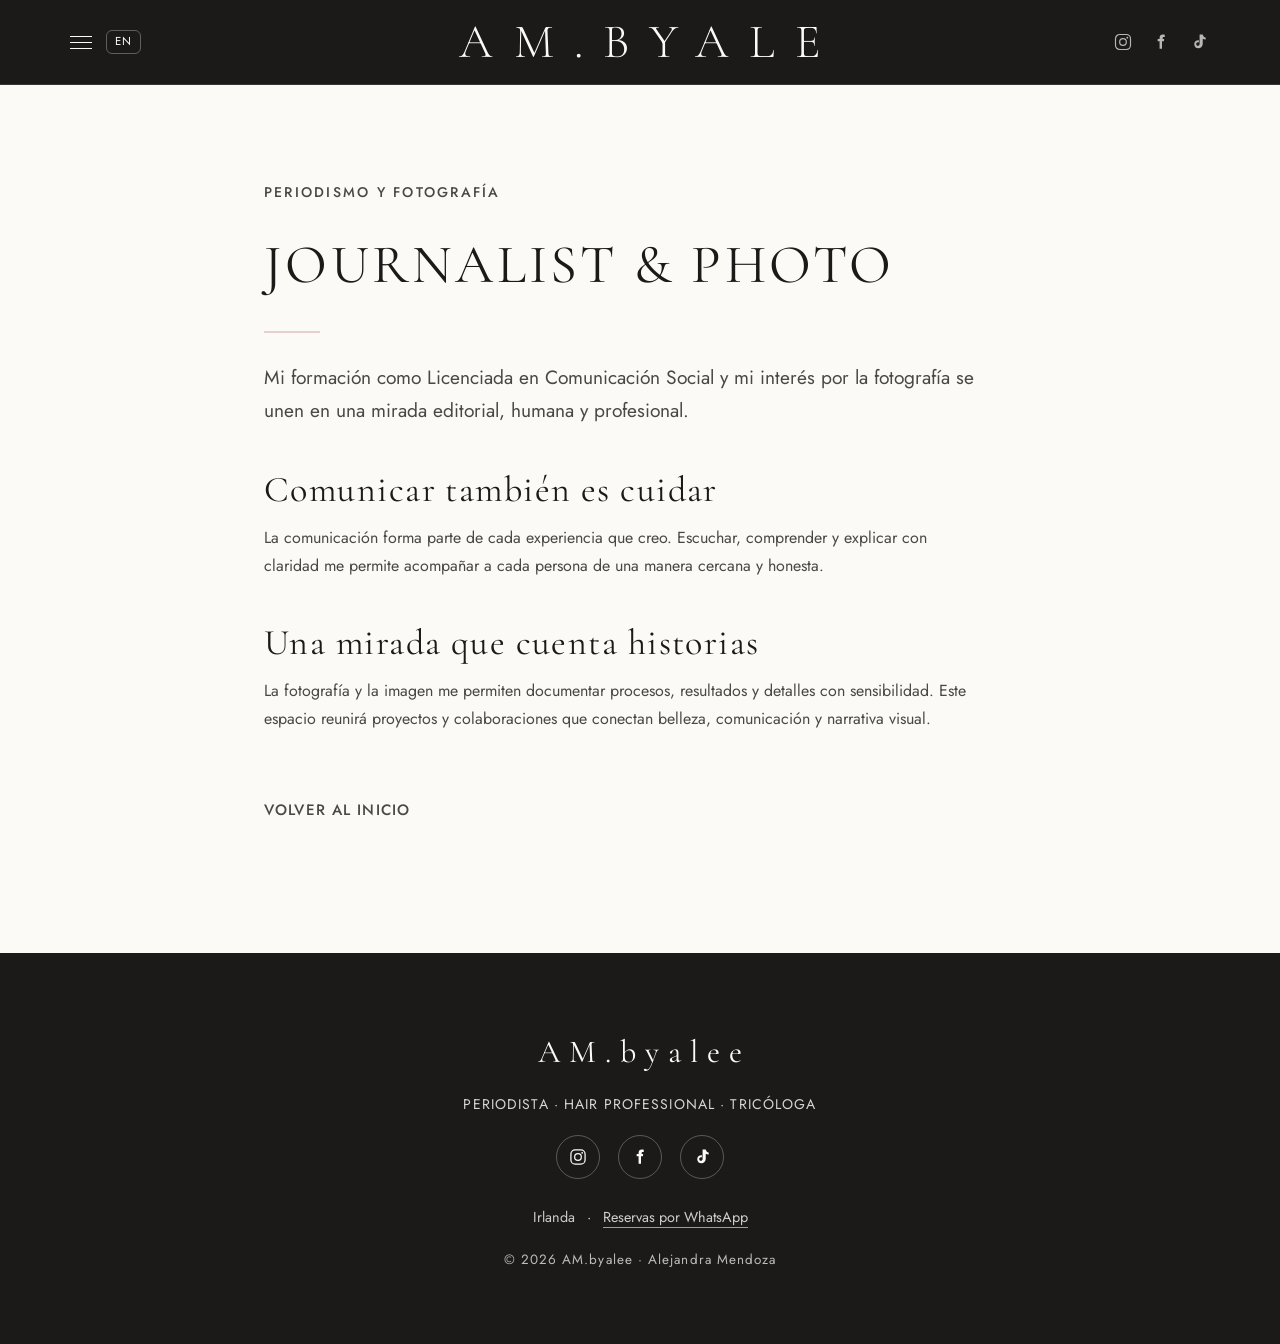
<file: journalist-photo.html>
<!DOCTYPE html>
<html lang="es">
<head>
  <meta charset="UTF-8" />
  <meta name="viewport" content="width=device-width, initial-scale=1.0" />
  <title>Comunicación y fotografía | Alejandra Mendoza</title>
  <meta name="description" content="Conoce la mirada profesional de Alejandra Mendoza como Licenciada en Comunicación Social y creadora visual." />
  <link rel="canonical" href="https://robertdorlan.github.io/alemdz/journalist-photo.html" />
  <link rel="preconnect" href="https://fonts.googleapis.com" />
  <link rel="preconnect" href="https://fonts.gstatic.com" crossorigin />
  <link
    href="https://fonts.googleapis.com/css2?family=Cormorant+Garamond:wght@300;400;500&family=Jost:wght@300;400;500&display=swap"
    rel="stylesheet"
  />
  <link rel="stylesheet" href="styles.css?v=20261124-13" />
</head>
<body>
  <header class="site-header">
    <div class="site-header__inner">
      <div class="site-header__left">
        <button class="menu-toggle" type="button" aria-label="Abrir menú" data-i18n-attr="aria-label:chrome.menu" aria-expanded="false" aria-controls="site-nav">
          <span class="menu-toggle__bar"></span>
          <span class="menu-toggle__bar"></span>
          <span class="menu-toggle__bar"></span>
        </button>
        <button class="lang-toggle" type="button" data-lang-toggle aria-label="Switch to English">EN</button>
      </div>
      <div class="site-header__center">
        <a class="brand" href="index.html" aria-label="AM.BYALE — Ir a la página de inicio" data-i18n-attr="aria-label:chrome.home_aria">AM.BYALE</a>
      </div>
      <div class="site-header__right">
        <a class="social-link" href="https://www.instagram.com/byalemdz/" target="_blank" rel="noopener noreferrer" aria-label="Instagram">
          <svg viewBox="0 0 24 24" width="20" height="20" aria-hidden="true" focusable="false">
            <rect x="3" y="3" width="18" height="18" rx="5" ry="5" fill="none" stroke="currentColor" stroke-width="1.4" />
            <circle cx="12" cy="12" r="4" fill="none" stroke="currentColor" stroke-width="1.4" />
            <circle cx="17.2" cy="6.8" r="1.1" fill="currentColor" />
          </svg>
        </a>
        <a class="social-link" href="https://www.facebook.com/share/1DkxHwf7Rk/" target="_blank" rel="noopener noreferrer" aria-label="Facebook">
          <svg viewBox="0 0 24 24" width="20" height="20" aria-hidden="true" focusable="false">
            <path d="M14 8.5V7c0-.7.3-1 1-1h1.5V3.2C16 3.1 15 3 14.1 3 11.8 3 10.3 4.4 10.3 7v1.5H8V11h2.3v9h2.9v-9h2.2l.4-2.5H14z" fill="currentColor" />
          </svg>
        </a>
        <a class="social-link" href="https://www.tiktok.com/@alemdz.hair" target="_blank" rel="noopener noreferrer" aria-label="TikTok">
          <svg viewBox="0 0 24 24" width="20" height="20" aria-hidden="true" focusable="false">
            <path d="M16.5 3c.3 1.9 1.4 3.4 3.5 3.7v2.4c-1.2.1-2.4-.2-3.5-.9v5.9c0 3.2-2.4 5.4-5.2 5.4-2.9 0-5-2.1-5-4.9 0-2.9 2.4-5 5.6-4.7v2.6c-.4-.1-.9-.2-1.3-.1-1.1.1-2 .9-1.9 2.2.1 1.2 1 1.9 2 1.9 1.1 0 2-.8 2-2.1V3h3.3z" fill="currentColor" />
          </svg>
        </a>
      </div>
    </div>
    <nav id="site-nav" class="site-nav" aria-label="Navegación principal" hidden>
      <ul class="site-nav__list">
        <li><a href="mi-historia.html" data-i18n="nav.mihistoria">Mi historia</a></li>
        <li><a href="servicios-y-precios.html" data-i18n="nav.hair">Hair &amp; Services</a></li>
        <li><a href="journalist-photo.html" data-i18n="nav.journalist">Journalist &amp; Photo</a></li>
        <li><a href="tips-de-belleza.html" data-i18n="nav.belleza">Belleza &amp; Tips</a></li>
        <li><a href="tricologia.html" data-i18n="nav.tricologia">Tricología</a></li>
      </ul>
    </nav>
  </header>

  <main>
    <article class="page">
      <p class="page__eyebrow" data-i18n="jour.eyebrow">Periodismo y fotografía</p>
      <h1 class="page__title" data-i18n="jour.title">Journalist &amp; Photo</h1>
      <p class="page__lead">Mi formación como Licenciada en Comunicación Social y mi interés por la fotografía se unen en una mirada editorial, humana y profesional.</p>
      <div class="page__body">
        <h2>Comunicar también es cuidar</h2>
        <p>La comunicación forma parte de cada experiencia que creo. Escuchar, comprender y explicar con claridad me permite acompañar a cada persona de una manera cercana y honesta.</p>
        <h2>Una mirada que cuenta historias</h2>
        <p>La fotografía y la imagen me permiten documentar procesos, resultados y detalles con sensibilidad. Este espacio reunirá proyectos y colaboraciones que conectan belleza, comunicación y narrativa visual.</p>
      </div>
      <a class="page__back" href="index.html" data-i18n="chrome.back">Volver al inicio</a>
    </article>
  </main>

  <footer class="site-footer">
    <div class="site-footer__inner">
      <p class="site-footer__brand">AM.byalee</p>
      <p class="site-footer__tagline" data-i18n="footer.tagline">Periodista · Hair Professional · Tricóloga</p>
      <div class="site-footer__social">
        <a href="https://www.instagram.com/byalemdz/" target="_blank" rel="noopener noreferrer" aria-label="Instagram">
          <svg viewBox="0 0 24 24" width="20" height="20" aria-hidden="true" focusable="false">
            <rect x="3.5" y="3.5" width="17" height="17" rx="5" fill="none" stroke="currentColor" stroke-width="1.5" />
            <circle cx="12" cy="12" r="4" fill="none" stroke="currentColor" stroke-width="1.5" />
            <circle cx="17" cy="7" r="1.1" fill="currentColor" />
          </svg>
        </a>
        <a href="https://www.facebook.com/share/1DkxHwf7Rk/" target="_blank" rel="noopener noreferrer" aria-label="Facebook">
          <svg viewBox="0 0 24 24" width="20" height="20" aria-hidden="true" focusable="false">
            <path d="M14 8.5V7c0-.7.3-1 1-1h1.5V3.2C16 3.1 15 3 14.1 3 11.8 3 10.3 4.4 10.3 7v1.5H8V11h2.3v9h2.9v-9h2.2l.4-2.5H14z" fill="currentColor" />
          </svg>
        </a>
        <a href="https://www.tiktok.com/@alemdz.hair" target="_blank" rel="noopener noreferrer" aria-label="TikTok">
          <svg viewBox="0 0 24 24" width="20" height="20" aria-hidden="true" focusable="false">
            <path d="M16.5 3c.3 1.9 1.4 3.4 3.5 3.7v2.4c-1.2.1-2.4-.2-3.5-.9v5.9c0 3.2-2.4 5.4-5.2 5.4-2.9 0-5-2.1-5-4.9 0-2.9 2.4-5 5.6-4.7v2.6c-.4-.1-.9-.2-1.3-.1-1.1.1-2 .9-1.9 2.2.1 1.2 1 1.9 2 1.9 1.1 0 2-.8 2-2.1V3h3.3z" fill="currentColor" />
          </svg>
        </a>
      </div>
      <p class="site-footer__copy">© 2026 AM.byalee · Alejandra Mendoza</p>
    </div>
  </footer>

  <script src="script.js?v=20261123-3" defer></script>
  <script src="i18n.js?v=20261124-14" defer></script>
</body>
</html>
</file>
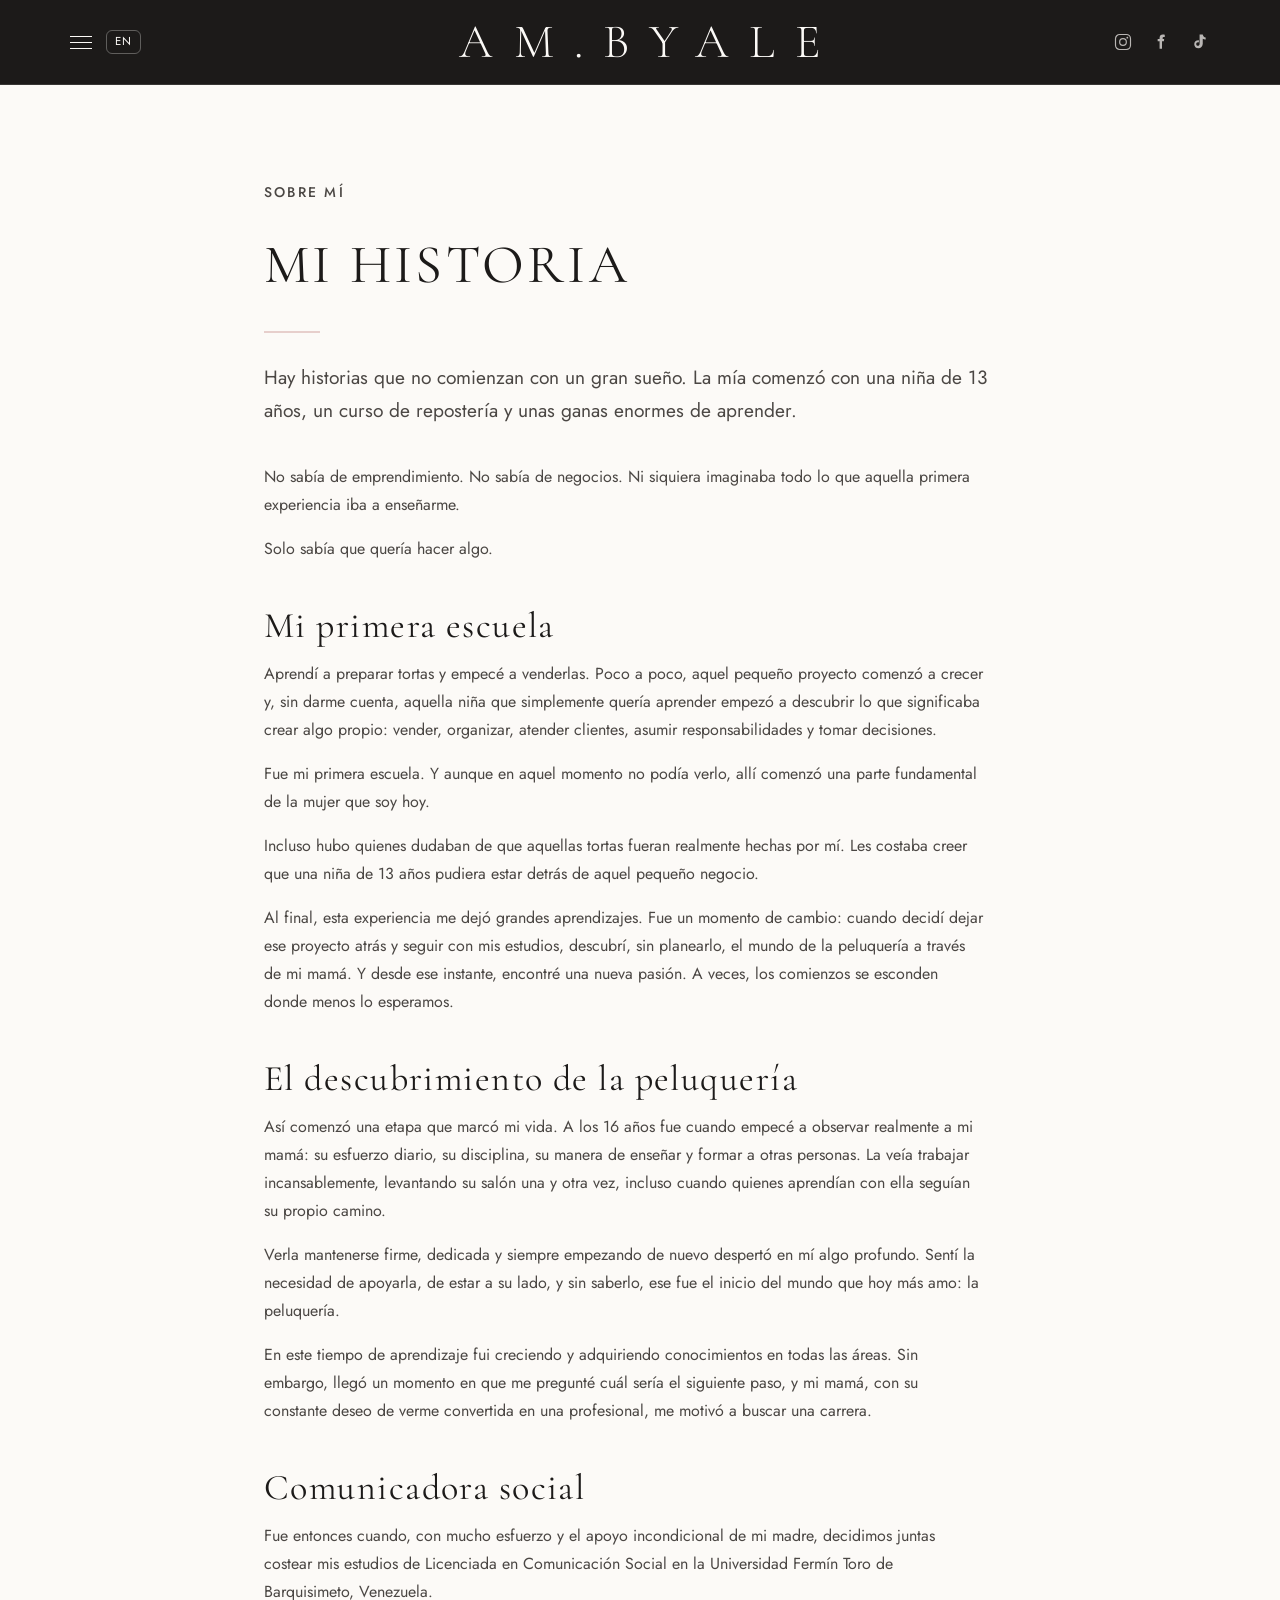
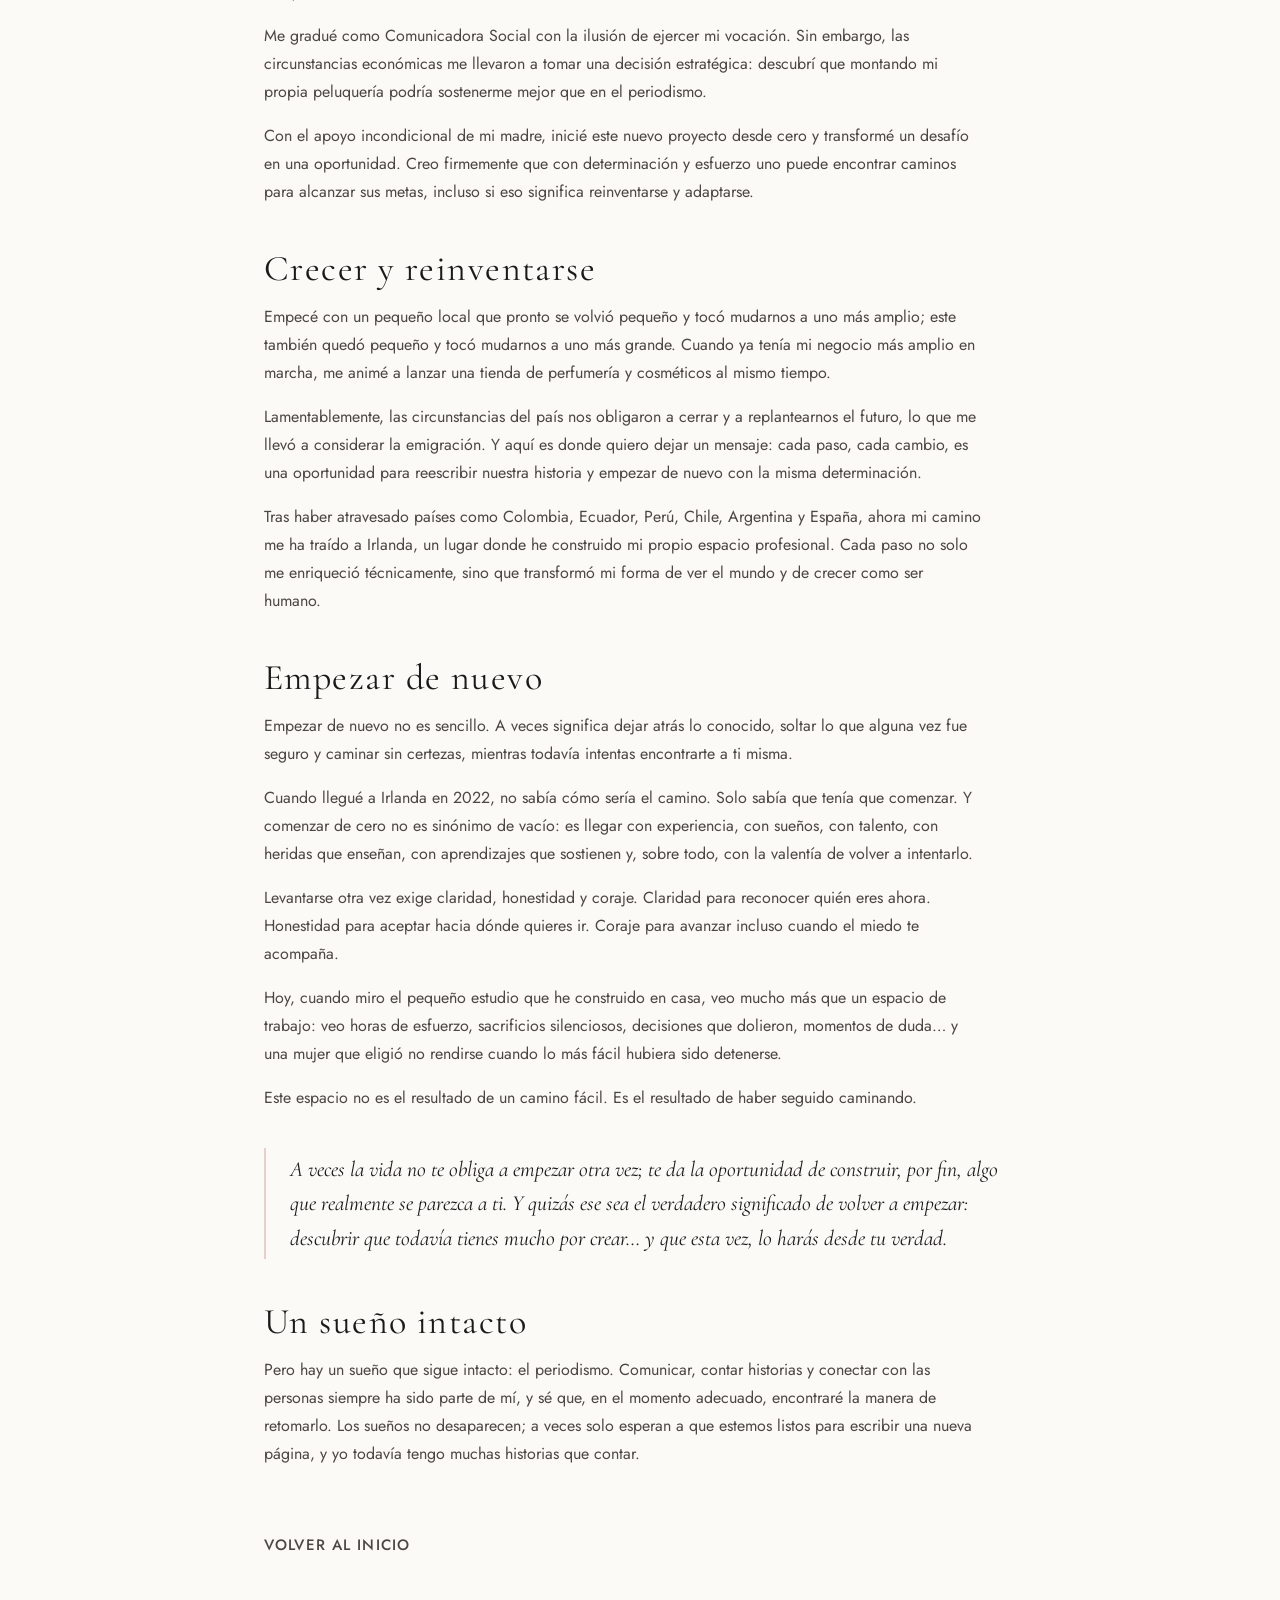
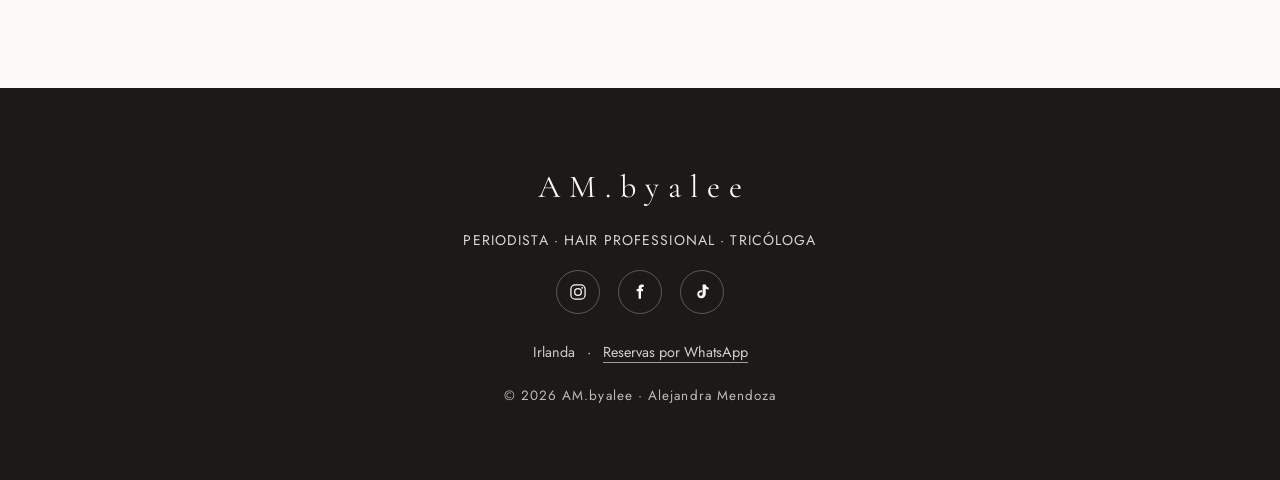
<file: mi-historia.html>
<!DOCTYPE html>
<html lang="es">
<head>
  <meta charset="UTF-8" />
  <meta name="viewport" content="width=device-width, initial-scale=1.0" />
  <title>Mi historia | Alejandra Mendoza — AM.BYALE</title>
  <meta name="description" content="Conoce la trayectoria personal y profesional de Alejandra Mendoza, estilista, tricóloga y comunicadora social." />
  <link rel="canonical" href="https://robertdorlan.github.io/alemdz/mi-historia.html" />
  <link rel="preconnect" href="https://fonts.googleapis.com" />
  <link rel="preconnect" href="https://fonts.gstatic.com" crossorigin />
  <link
    href="https://fonts.googleapis.com/css2?family=Cormorant+Garamond:wght@300;400;500&family=Jost:wght@300;400;500&display=swap"
    rel="stylesheet"
  />
  <link rel="stylesheet" href="styles.css?v=20261124-13" />
</head>
<body>
  <header class="site-header">
    <div class="site-header__inner">
      <div class="site-header__left">
        <button class="menu-toggle" type="button" aria-label="Abrir menú" data-i18n-attr="aria-label:chrome.menu" aria-expanded="false" aria-controls="site-nav">
          <span class="menu-toggle__bar"></span>
          <span class="menu-toggle__bar"></span>
          <span class="menu-toggle__bar"></span>
        </button>
        <button class="lang-toggle" type="button" data-lang-toggle aria-label="Switch to English">EN</button>
      </div>
      <div class="site-header__center">
        <a class="brand" href="index.html" aria-label="AM.BYALE — Ir a la página de inicio" data-i18n-attr="aria-label:chrome.home_aria">AM.BYALE</a>
      </div>
      <div class="site-header__right">
        <a class="social-link" href="https://www.instagram.com/byalemdz/" target="_blank" rel="noopener noreferrer" aria-label="Instagram">
          <svg viewBox="0 0 24 24" width="20" height="20" aria-hidden="true" focusable="false">
            <rect x="3" y="3" width="18" height="18" rx="5" ry="5" fill="none" stroke="currentColor" stroke-width="1.4" />
            <circle cx="12" cy="12" r="4" fill="none" stroke="currentColor" stroke-width="1.4" />
            <circle cx="17.2" cy="6.8" r="1.1" fill="currentColor" />
          </svg>
        </a>
        <a class="social-link" href="https://www.facebook.com/share/1DkxHwf7Rk/" target="_blank" rel="noopener noreferrer" aria-label="Facebook">
          <svg viewBox="0 0 24 24" width="20" height="20" aria-hidden="true" focusable="false">
            <path d="M14 8.5V7c0-.7.3-1 1-1h1.5V3.2C16 3.1 15 3 14.1 3 11.8 3 10.3 4.4 10.3 7v1.5H8V11h2.3v9h2.9v-9h2.2l.4-2.5H14z" fill="currentColor" />
          </svg>
        </a>
        <a class="social-link" href="https://www.tiktok.com/@alemdz.hair" target="_blank" rel="noopener noreferrer" aria-label="TikTok">
          <svg viewBox="0 0 24 24" width="20" height="20" aria-hidden="true" focusable="false">
            <path d="M16.5 3c.3 1.9 1.4 3.4 3.5 3.7v2.4c-1.2.1-2.4-.2-3.5-.9v5.9c0 3.2-2.4 5.4-5.2 5.4-2.9 0-5-2.1-5-4.9 0-2.9 2.4-5 5.6-4.7v2.6c-.4-.1-.9-.2-1.3-.1-1.1.1-2 .9-1.9 2.2.1 1.2 1 1.9 2 1.9 1.1 0 2-.8 2-2.1V3h3.3z" fill="currentColor" />
          </svg>
        </a>
      </div>
    </div>
    <nav id="site-nav" class="site-nav" aria-label="Navegación principal" hidden>
      <ul class="site-nav__list">
        <li><a href="mi-historia.html" data-i18n="nav.mihistoria">Mi historia</a></li>
        <li><a href="servicios-y-precios.html" data-i18n="nav.hair">Hair &amp; Services</a></li>
        <li><a href="journalist-photo.html" data-i18n="nav.journalist">Journalist &amp; Photo</a></li>
        <li><a href="tips-de-belleza.html" data-i18n="nav.belleza">Belleza &amp; Tips</a></li>
        <li><a href="tricologia.html" data-i18n="nav.tricologia">Tricología</a></li>
      </ul>
    </nav>
  </header>

  <main>
    <article class="page">
      <p class="page__eyebrow" data-i18n="mihist.eyebrow">Sobre mí</p>
      <h1 class="page__title" data-i18n="mihist.title">Mi historia</h1>
      <p class="page__lead">
        Hay historias que no comienzan con un gran sueño. La mía comenzó con una
        niña de 13 años, un curso de repostería y unas ganas enormes de aprender.
      </p>
      <div class="page__body">
        <p>
          No sabía de emprendimiento. No sabía de negocios. Ni siquiera imaginaba
          todo lo que aquella primera experiencia iba a enseñarme.
        </p>
        <p>Solo sabía que quería hacer algo.</p>

        <h2>Mi primera escuela</h2>
        <p>
          Aprendí a preparar tortas y empecé a venderlas. Poco a poco, aquel
          pequeño proyecto comenzó a crecer y, sin darme cuenta, aquella niña que
          simplemente quería aprender empezó a descubrir lo que significaba crear
          algo propio: vender, organizar, atender clientes, asumir
          responsabilidades y tomar decisiones.
        </p>
        <p>
          Fue mi primera escuela. Y aunque en aquel momento no podía verlo, allí
          comenzó una parte fundamental de la mujer que soy hoy.
        </p>
        <p>
          Incluso hubo quienes dudaban de que aquellas tortas fueran realmente
          hechas por mí. Les costaba creer que una niña de 13 años pudiera estar
          detrás de aquel pequeño negocio.
        </p>
        <p>
          Al final, esta experiencia me dejó grandes aprendizajes. Fue un momento
          de cambio: cuando decidí dejar ese proyecto atrás y seguir con mis
          estudios, descubrí, sin planearlo, el mundo de la peluquería a través de
          mi mamá. Y desde ese instante, encontré una nueva pasión. A veces, los
          comienzos se esconden donde menos lo esperamos.
        </p>

        <h2>El descubrimiento de la peluquería</h2>
        <p>
          Así comenzó una etapa que marcó mi vida. A los 16 años fue cuando empecé
          a observar realmente a mi mamá: su esfuerzo diario, su disciplina, su
          manera de enseñar y formar a otras personas. La veía trabajar
          incansablemente, levantando su salón una y otra vez, incluso cuando
          quienes aprendían con ella seguían su propio camino.
        </p>
        <p>
          Verla mantenerse firme, dedicada y siempre empezando de nuevo despertó
          en mí algo profundo. Sentí la necesidad de apoyarla, de estar a su lado,
          y sin saberlo, ese fue el inicio del mundo que hoy más amo: la
          peluquería.
        </p>
        <p>
          En este tiempo de aprendizaje fui creciendo y adquiriendo conocimientos
          en todas las áreas. Sin embargo, llegó un momento en que me pregunté cuál
          sería el siguiente paso, y mi mamá, con su constante deseo de verme
          convertida en una profesional, me motivó a buscar una carrera.
        </p>

        <h2>Comunicadora social</h2>
        <p>
          Fue entonces cuando, con mucho esfuerzo y el apoyo incondicional de mi
          madre, decidimos juntas costear mis estudios de Licenciada en
          Comunicación Social en la Universidad Fermín Toro de Barquisimeto,
          Venezuela.
        </p>
        <p>
          Me gradué como Comunicadora Social con la ilusión de ejercer mi
          vocación. Sin embargo, las circunstancias económicas me llevaron a tomar
          una decisión estratégica: descubrí que montando mi propia peluquería
          podría sostenerme mejor que en el periodismo.
        </p>
        <p>
          Con el apoyo incondicional de mi madre, inicié este nuevo proyecto desde
          cero y transformé un desafío en una oportunidad. Creo firmemente que con
          determinación y esfuerzo uno puede encontrar caminos para alcanzar sus
          metas, incluso si eso significa reinventarse y adaptarse.
        </p>

        <h2>Crecer y reinventarse</h2>
        <p>
          Empecé con un pequeño local que pronto se volvió pequeño y tocó mudarnos
          a uno más amplio; este también quedó pequeño y tocó mudarnos a uno más
          grande. Cuando ya tenía mi negocio más amplio en marcha, me animé a
          lanzar una tienda de perfumería y cosméticos al mismo tiempo.
        </p>
        <p>
          Lamentablemente, las circunstancias del país nos obligaron a cerrar y a
          replantearnos el futuro, lo que me llevó a considerar la emigración. Y
          aquí es donde quiero dejar un mensaje: cada paso, cada cambio, es una
          oportunidad para reescribir nuestra historia y empezar de nuevo con la
          misma determinación.
        </p>
        <p>
          Tras haber atravesado países como Colombia, Ecuador, Perú, Chile,
          Argentina y España, ahora mi camino me ha traído a Irlanda, un lugar
          donde he construido mi propio espacio profesional. Cada paso no solo me
          enriqueció técnicamente, sino que transformó mi forma de ver el mundo y
          de crecer como ser humano.
        </p>

        <h2>Empezar de nuevo</h2>
        <p>
          Empezar de nuevo no es sencillo. A veces significa dejar atrás lo
          conocido, soltar lo que alguna vez fue seguro y caminar sin certezas,
          mientras todavía intentas encontrarte a ti misma.
        </p>
        <p>
          Cuando llegué a Irlanda en 2022, no sabía cómo sería el camino. Solo
          sabía que tenía que comenzar. Y comenzar de cero no es sinónimo de vacío:
          es llegar con experiencia, con sueños, con talento, con heridas que
          enseñan, con aprendizajes que sostienen y, sobre todo, con la valentía de
          volver a intentarlo.
        </p>
        <p>
          Levantarse otra vez exige claridad, honestidad y coraje. Claridad para
          reconocer quién eres ahora. Honestidad para aceptar hacia dónde quieres
          ir. Coraje para avanzar incluso cuando el miedo te acompaña.
        </p>
        <p>
          Hoy, cuando miro el pequeño estudio que he construido en casa, veo mucho
          más que un espacio de trabajo: veo horas de esfuerzo, sacrificios
          silenciosos, decisiones que dolieron, momentos de duda… y una mujer que
          eligió no rendirse cuando lo más fácil hubiera sido detenerse.
        </p>
        <p>
          Este espacio no es el resultado de un camino fácil. Es el resultado de
          haber seguido caminando.
        </p>

        <blockquote class="page__quote">
          A veces la vida no te obliga a empezar otra vez; te da la oportunidad de
          construir, por fin, algo que realmente se parezca a ti. Y quizás ese sea
          el verdadero significado de volver a empezar: descubrir que todavía
          tienes mucho por crear… y que esta vez, lo harás desde tu verdad.
        </blockquote>

        <h2>Un sueño intacto</h2>
        <p>
          Pero hay un sueño que sigue intacto: el periodismo. Comunicar, contar
          historias y conectar con las personas siempre ha sido parte de mí, y sé
          que, en el momento adecuado, encontraré la manera de retomarlo. Los
          sueños no desaparecen; a veces solo esperan a que estemos listos para
          escribir una nueva página, y yo todavía tengo muchas historias que
          contar.
        </p>
      </div>
      <a class="page__back" href="index.html" data-i18n="chrome.back">Volver al inicio</a>
    </article>
  </main>

  <footer class="site-footer">
    <div class="site-footer__inner">
      <p class="site-footer__brand">AM.byalee</p>
      <p class="site-footer__tagline" data-i18n="footer.tagline">Periodista · Hair Professional · Tricóloga</p>
      <div class="site-footer__social">
        <a href="https://www.instagram.com/byalemdz/" target="_blank" rel="noopener noreferrer" aria-label="Instagram">
          <svg viewBox="0 0 24 24" width="20" height="20" aria-hidden="true" focusable="false">
            <rect x="3.5" y="3.5" width="17" height="17" rx="5" fill="none" stroke="currentColor" stroke-width="1.5" />
            <circle cx="12" cy="12" r="4" fill="none" stroke="currentColor" stroke-width="1.5" />
            <circle cx="17" cy="7" r="1.1" fill="currentColor" />
          </svg>
        </a>
        <a href="https://www.facebook.com/share/1DkxHwf7Rk/" target="_blank" rel="noopener noreferrer" aria-label="Facebook">
          <svg viewBox="0 0 24 24" width="20" height="20" aria-hidden="true" focusable="false">
            <path d="M14 8.5V7c0-.7.3-1 1-1h1.5V3.2C16 3.1 15 3 14.1 3 11.8 3 10.3 4.4 10.3 7v1.5H8V11h2.3v9h2.9v-9h2.2l.4-2.5H14z" fill="currentColor" />
          </svg>
        </a>
        <a href="https://www.tiktok.com/@alemdz.hair" target="_blank" rel="noopener noreferrer" aria-label="TikTok">
          <svg viewBox="0 0 24 24" width="20" height="20" aria-hidden="true" focusable="false">
            <path d="M16.5 3c.3 1.9 1.4 3.4 3.5 3.7v2.4c-1.2.1-2.4-.2-3.5-.9v5.9c0 3.2-2.4 5.4-5.2 5.4-2.9 0-5-2.1-5-4.9 0-2.9 2.4-5 5.6-4.7v2.6c-.4-.1-.9-.2-1.3-.1-1.1.1-2 .9-1.9 2.2.1 1.2 1 1.9 2 1.9 1.1 0 2-.8 2-2.1V3h3.3z" fill="currentColor" />
          </svg>
        </a>
      </div>
      <p class="site-footer__copy">© 2026 AM.byalee · Alejandra Mendoza</p>
    </div>
  </footer>

  <script src="script.js?v=20261123-3" defer></script>
  <script src="i18n.js?v=20261124-14" defer></script>
</body>
</html>
</file>
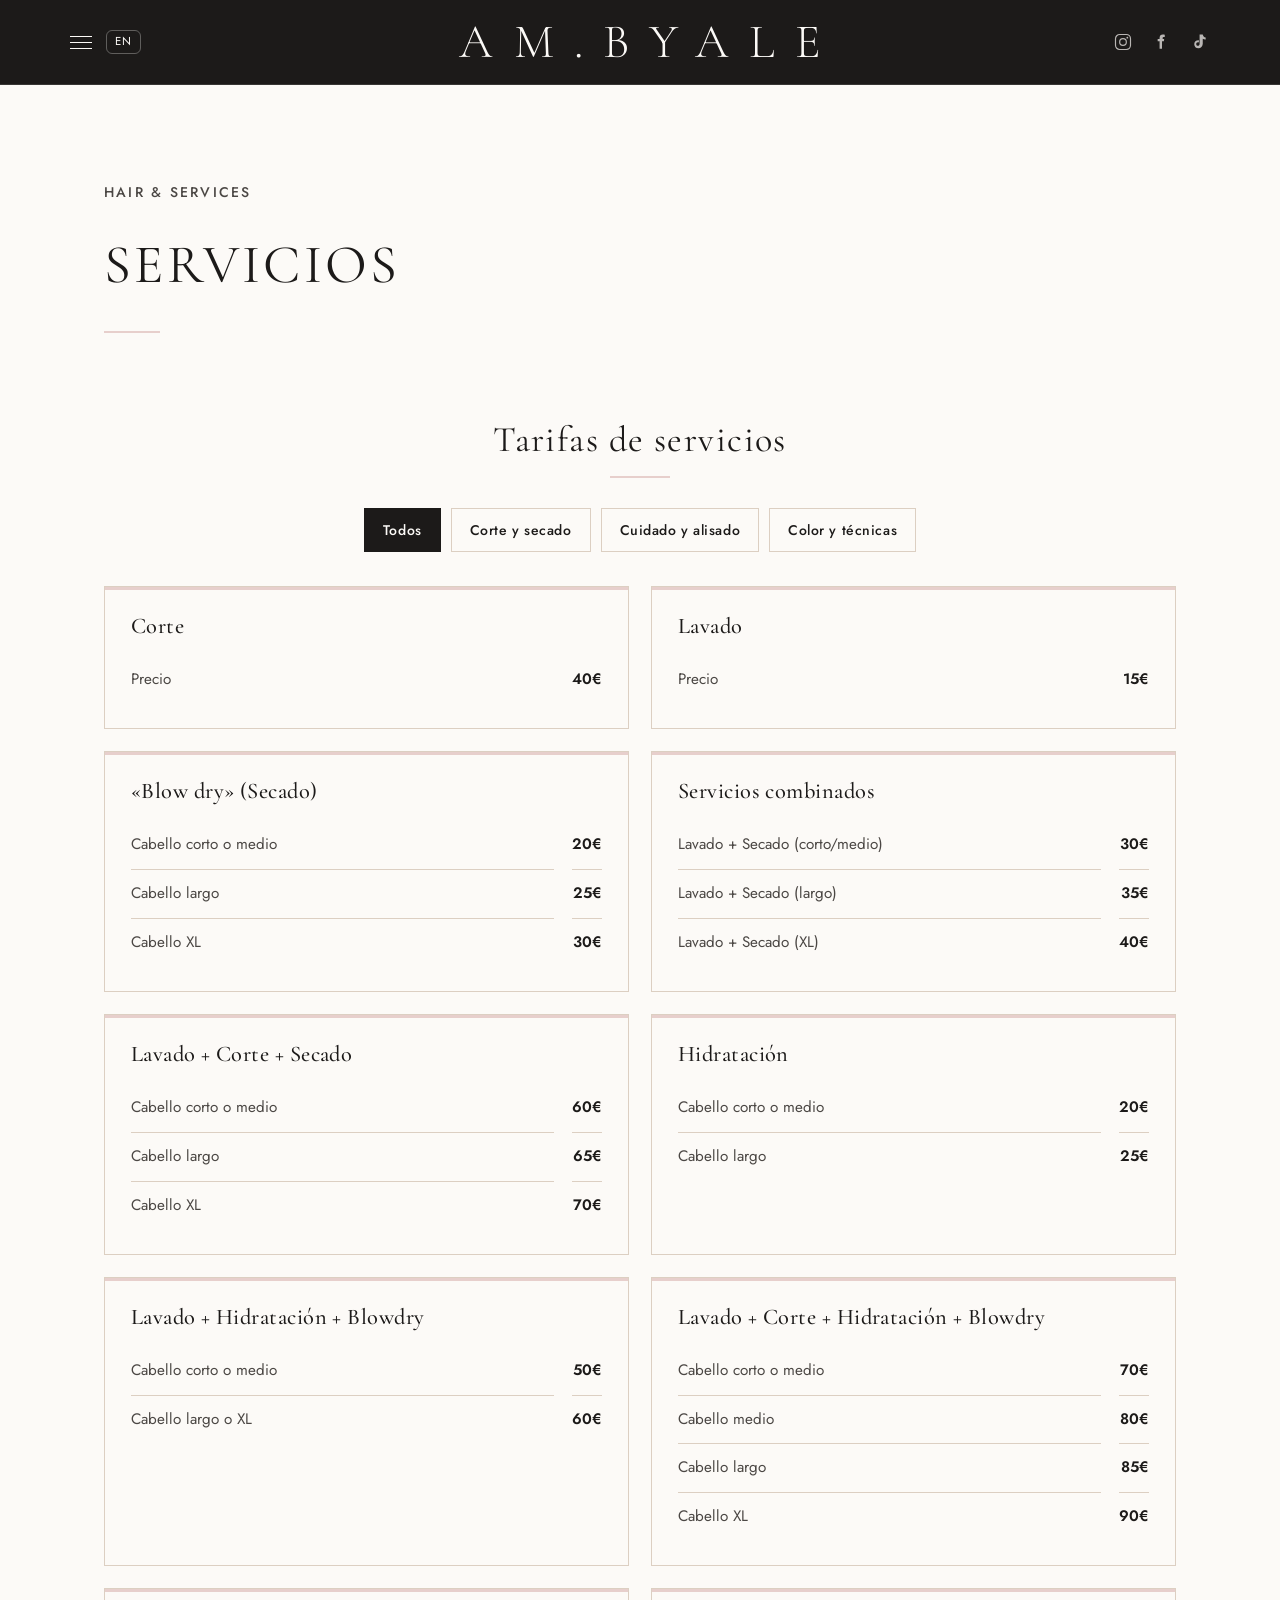
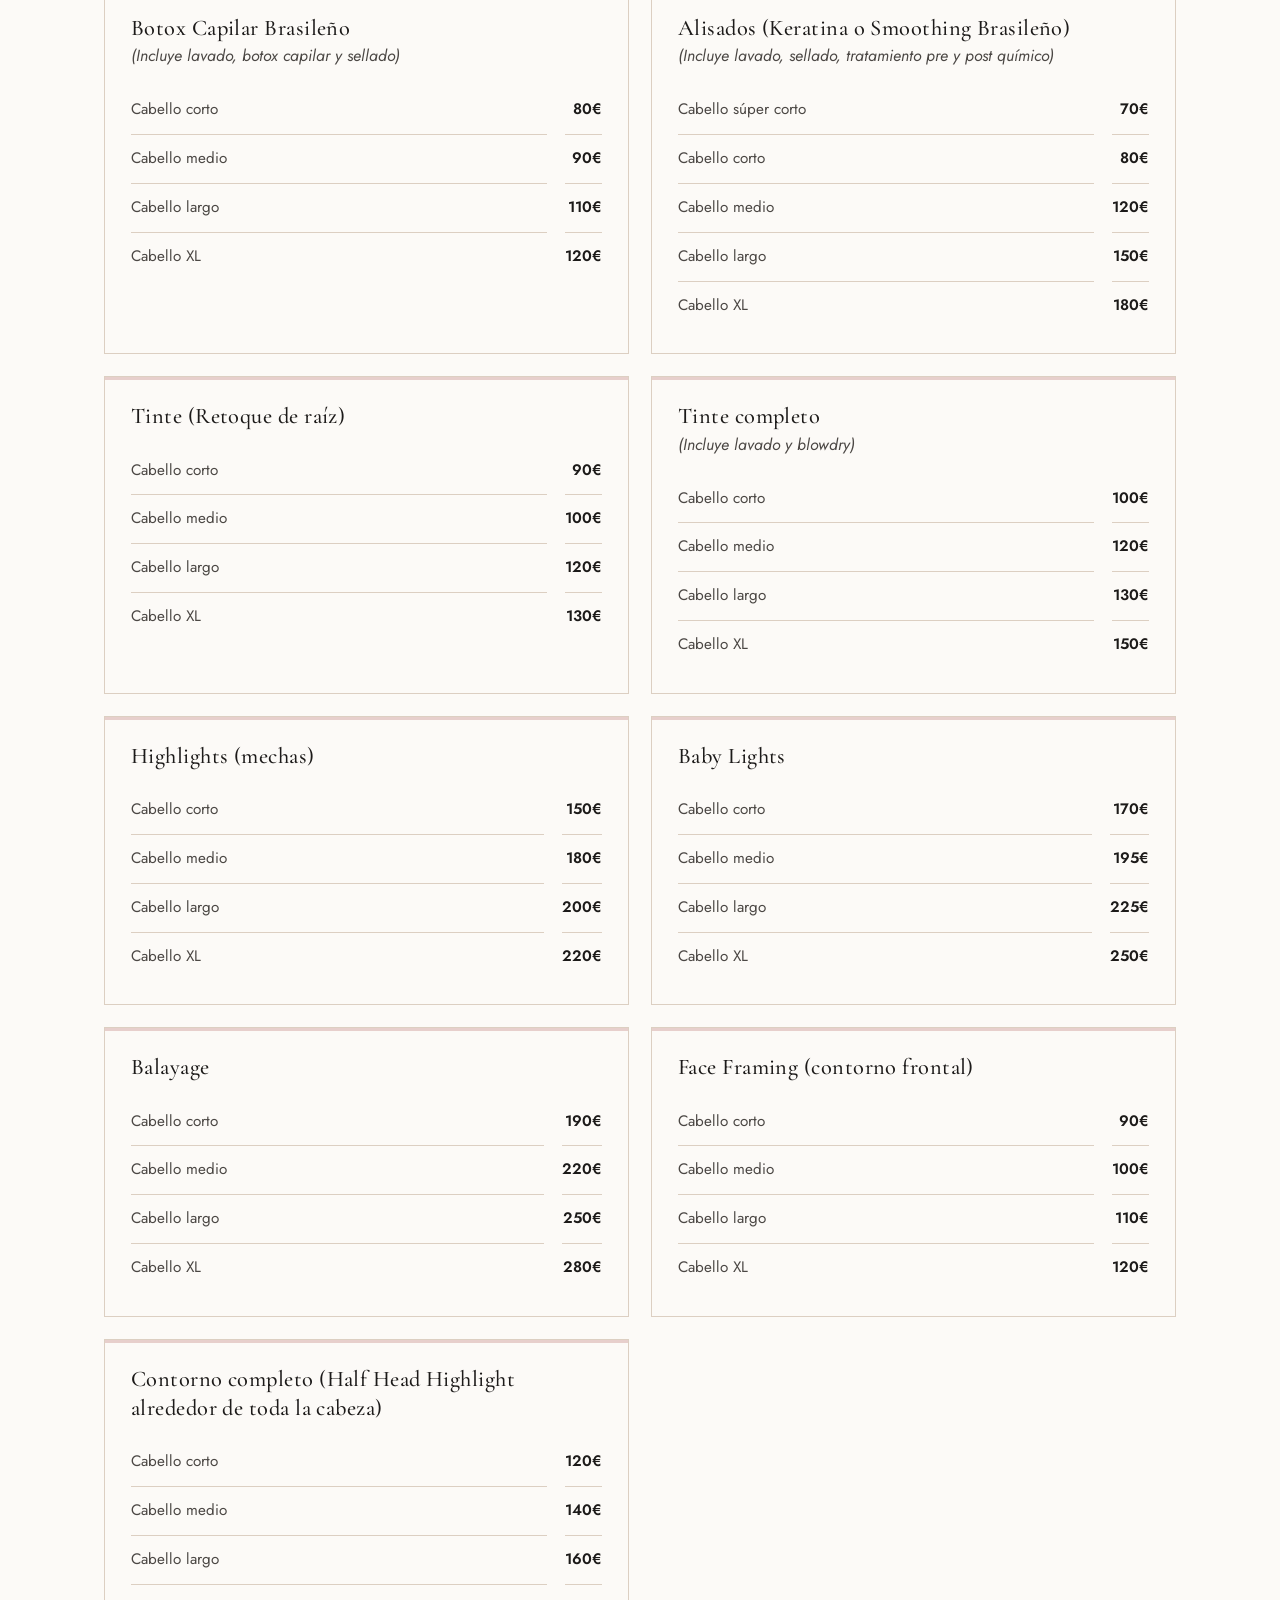
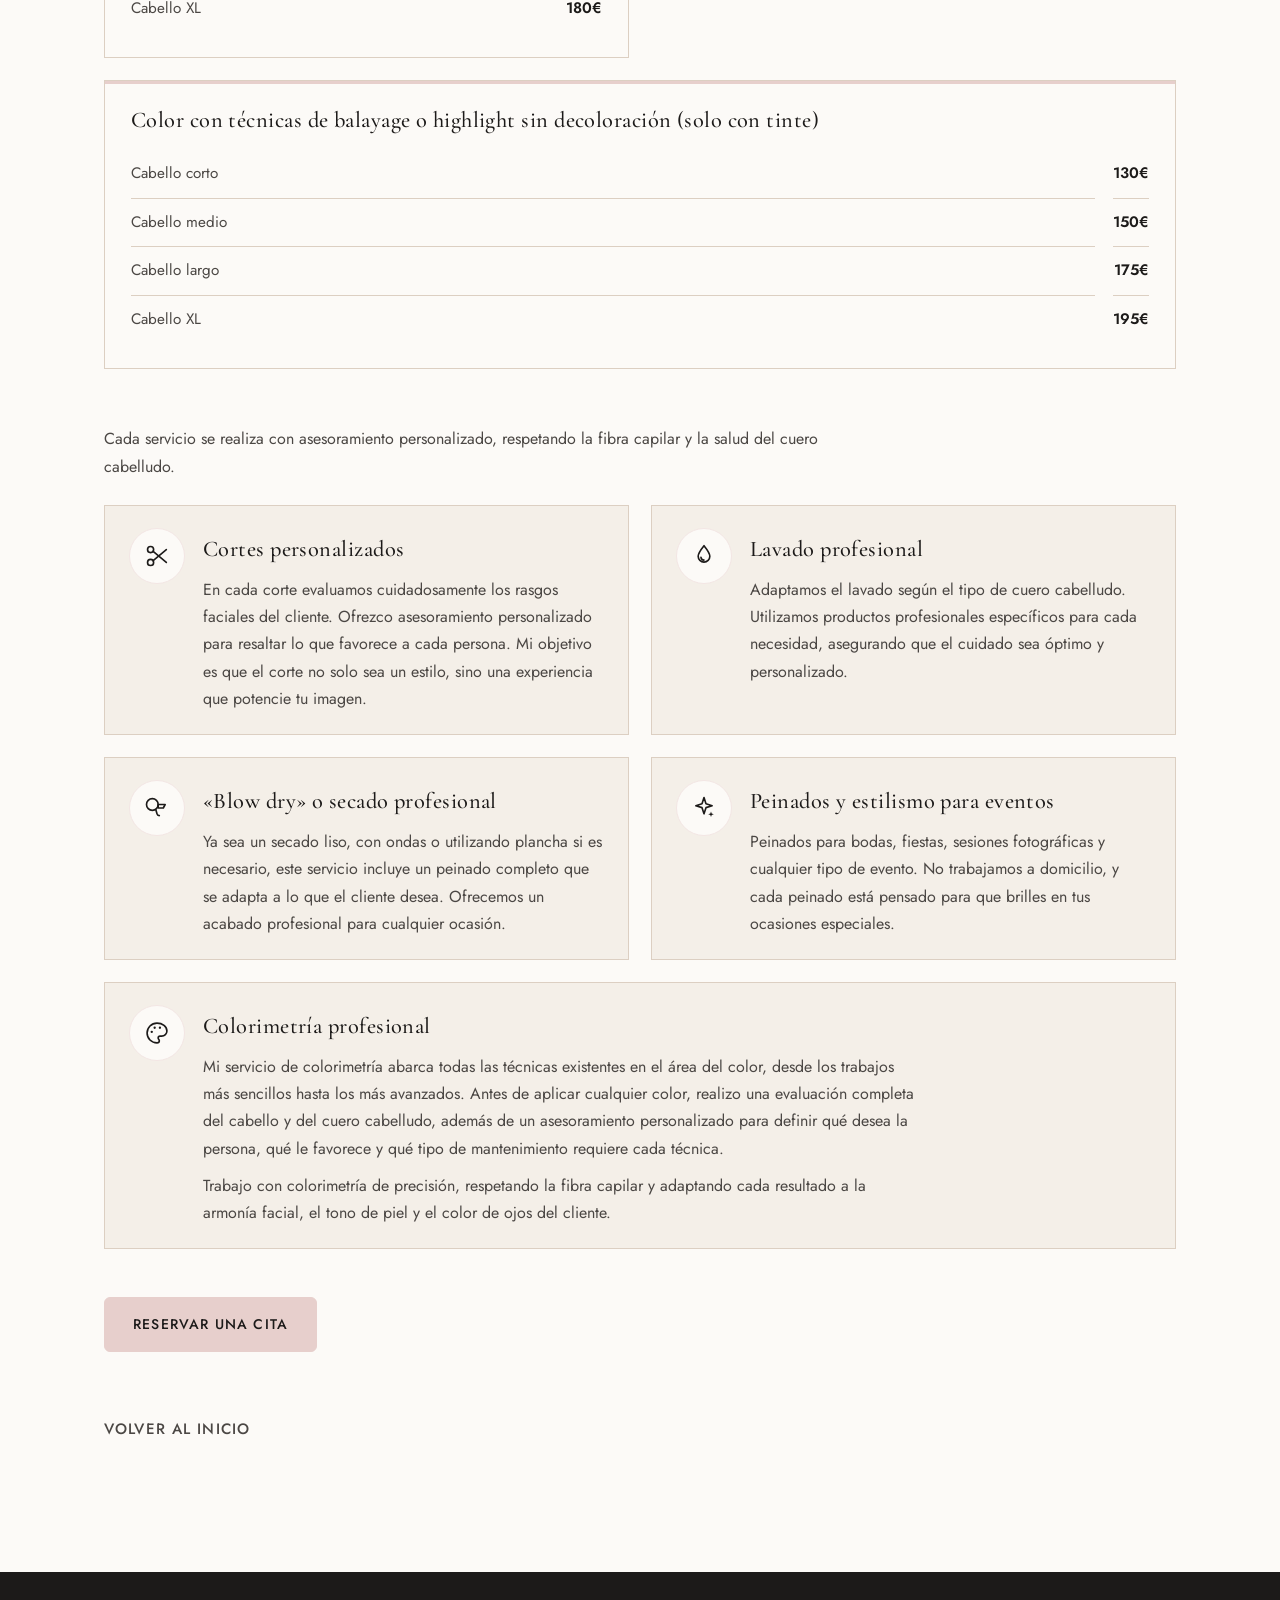
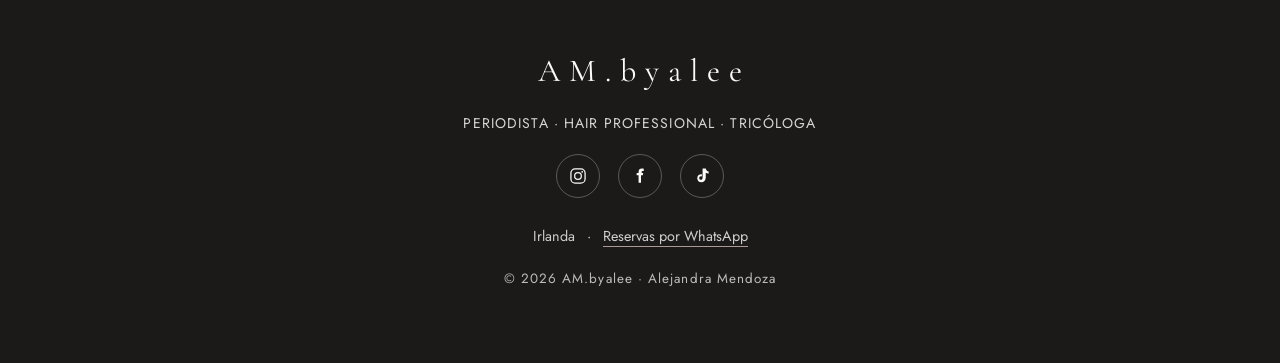
<file: servicios-y-precios.html>
<!DOCTYPE html>
<html lang="es">
<head>
  <meta charset="UTF-8" />
  <meta name="viewport" content="width=device-width, initial-scale=1.0" />
  <title>Servicios y precios de peluquería | AM.BYALE</title>
  <meta name="description" content="Consulta servicios y precios de corte, color, alisado, hidratación y cuidado capilar personalizado con Alejandra Mendoza." />
  <link rel="canonical" href="https://robertdorlan.github.io/alemdz/servicios-y-precios.html" />
  <link rel="preconnect" href="https://fonts.googleapis.com" />
  <link rel="preconnect" href="https://fonts.gstatic.com" crossorigin />
  <link
    href="https://fonts.googleapis.com/css2?family=Cormorant+Garamond:wght@300;400;500&family=Jost:wght@300;400;500&display=swap"
    rel="stylesheet"
  />
  <link rel="stylesheet" href="styles.css?v=20261124-13" />
</head>
<body>
  <header class="site-header">
    <div class="site-header__inner">
      <div class="site-header__left">
        <button class="menu-toggle" type="button" aria-label="Abrir menú" data-i18n-attr="aria-label:chrome.menu" aria-expanded="false" aria-controls="site-nav">
          <span class="menu-toggle__bar"></span>
          <span class="menu-toggle__bar"></span>
          <span class="menu-toggle__bar"></span>
        </button>
        <button class="lang-toggle" type="button" data-lang-toggle aria-label="Switch to English">EN</button>
      </div>
      <div class="site-header__center">
        <a class="brand" href="index.html" aria-label="AM.BYALE — Ir a la página de inicio" data-i18n-attr="aria-label:chrome.home_aria">AM.BYALE</a>
      </div>
      <div class="site-header__right">
        <a class="social-link" href="https://www.instagram.com/byalemdz/" target="_blank" rel="noopener noreferrer" aria-label="Instagram">
          <svg viewBox="0 0 24 24" width="20" height="20" aria-hidden="true" focusable="false">
            <rect x="3" y="3" width="18" height="18" rx="5" ry="5" fill="none" stroke="currentColor" stroke-width="1.4" />
            <circle cx="12" cy="12" r="4" fill="none" stroke="currentColor" stroke-width="1.4" />
            <circle cx="17.2" cy="6.8" r="1.1" fill="currentColor" />
          </svg>
        </a>
        <a class="social-link" href="https://www.facebook.com/share/1DkxHwf7Rk/" target="_blank" rel="noopener noreferrer" aria-label="Facebook">
          <svg viewBox="0 0 24 24" width="20" height="20" aria-hidden="true" focusable="false">
            <path d="M14 8.5V7c0-.7.3-1 1-1h1.5V3.2C16 3.1 15 3 14.1 3 11.8 3 10.3 4.4 10.3 7v1.5H8V11h2.3v9h2.9v-9h2.2l.4-2.5H14z" fill="currentColor" />
          </svg>
        </a>
        <a class="social-link" href="https://www.tiktok.com/@alemdz.hair" target="_blank" rel="noopener noreferrer" aria-label="TikTok">
          <svg viewBox="0 0 24 24" width="20" height="20" aria-hidden="true" focusable="false">
            <path d="M16.5 3c.3 1.9 1.4 3.4 3.5 3.7v2.4c-1.2.1-2.4-.2-3.5-.9v5.9c0 3.2-2.4 5.4-5.2 5.4-2.9 0-5-2.1-5-4.9 0-2.9 2.4-5 5.6-4.7v2.6c-.4-.1-.9-.2-1.3-.1-1.1.1-2 .9-1.9 2.2.1 1.2 1 1.9 2 1.9 1.1 0 2-.8 2-2.1V3h3.3z" fill="currentColor" />
          </svg>
        </a>
      </div>
    </div>
    <nav id="site-nav" class="site-nav" aria-label="Navegación principal" hidden>
      <ul class="site-nav__list">
        <li><a href="mi-historia.html" data-i18n="nav.mihistoria">Mi historia</a></li>
        <li><a href="servicios-y-precios.html" data-i18n="nav.hair">Hair &amp; Services</a></li>
        <li><a href="journalist-photo.html" data-i18n="nav.journalist">Journalist &amp; Photo</a></li>
        <li><a href="tips-de-belleza.html" data-i18n="nav.belleza">Belleza &amp; Tips</a></li>
        <li><a href="tricologia.html" data-i18n="nav.tricologia">Tricología</a></li>
      </ul>
    </nav>
  </header>

  <main>
    <article class="page page--wide">
      <p class="page__eyebrow" data-i18n="serv.eyebrow">Hair &amp; Services</p>
      <h1 class="page__title" data-i18n="serv.title">Servicios</h1>
      <div class="page__body page__body--reorder">
        <p class="page__lead page__lead--services">
          Cada servicio se realiza con asesoramiento personalizado, respetando la
          fibra capilar y la salud del cuero cabelludo.
        </p>
        <div class="services">
          <div class="service-card">
            <span class="service-card__icon" aria-hidden="true">
              <svg viewBox="0 0 24 24" focusable="false">
                <circle cx="6.5" cy="6.5" r="2.6" fill="none" stroke="currentColor" stroke-width="1.4" />
                <circle cx="6.5" cy="17.5" r="2.6" fill="none" stroke="currentColor" stroke-width="1.4" />
                <line x1="8.7" y1="8" x2="20" y2="17.5" stroke="currentColor" stroke-width="1.4" stroke-linecap="round" />
                <line x1="8.7" y1="16" x2="20" y2="6.5" stroke="currentColor" stroke-width="1.4" stroke-linecap="round" />
              </svg>
            </span>
            <div>
              <h3>Cortes personalizados</h3>
              <p>
                En cada corte evaluamos cuidadosamente los rasgos faciales del
                cliente. Ofrezco asesoramiento personalizado para resaltar lo que
                favorece a cada persona. Mi objetivo es que el corte no solo sea un
                estilo, sino una experiencia que potencie tu imagen.
              </p>
            </div>
          </div>

          <div class="service-card">
            <span class="service-card__icon" aria-hidden="true">
              <svg viewBox="0 0 24 24" focusable="false">
                <path d="M12 3.2c3.2 4 5 6.4 5 9a5 5 0 0 1-10 0c0-2.6 1.8-5 5-9z" fill="none" stroke="currentColor" stroke-width="1.4" stroke-linejoin="round" />
                <path d="M12 15.5c-1.4 0-2.4-1-2.6-2.3" fill="none" stroke="currentColor" stroke-width="1.4" stroke-linecap="round" />
              </svg>
            </span>
            <div>
              <h3>Lavado profesional</h3>
              <p>
                Adaptamos el lavado según el tipo de cuero cabelludo. Utilizamos
                productos profesionales específicos para cada necesidad, asegurando
                que el cuidado sea óptimo y personalizado.
              </p>
            </div>
          </div>

          <div class="service-card">
            <span class="service-card__icon" aria-hidden="true">
              <svg viewBox="0 0 24 24" focusable="false">
                <circle cx="8" cy="9" r="5" fill="none" stroke="currentColor" stroke-width="1.4" />
                <path d="M13 9h6l-1.6 3H13z" fill="none" stroke="currentColor" stroke-width="1.4" stroke-linejoin="round" />
                <path d="M11 13.5l1 3.5a2 2 0 0 0 2 1.5" fill="none" stroke="currentColor" stroke-width="1.4" stroke-linecap="round" />
              </svg>
            </span>
            <div>
              <h3>«Blow dry» o secado profesional</h3>
              <p>
                Ya sea un secado liso, con ondas o utilizando plancha si es
                necesario, este servicio incluye un peinado completo que se adapta a
                lo que el cliente desea. Ofrecemos un acabado profesional para
                cualquier ocasión.
              </p>
            </div>
          </div>

          <div class="service-card">
            <span class="service-card__icon" aria-hidden="true">
              <svg viewBox="0 0 24 24" focusable="false">
                <path d="M12 3l1.7 5.3L19 10l-5.3 1.7L12 17l-1.7-5.3L5 10l5.3-1.7z" fill="none" stroke="currentColor" stroke-width="1.4" stroke-linejoin="round" />
                <path d="M18 15l.6 1.8 1.8.6-1.8.6-.6 1.8-.6-1.8-1.8-.6 1.8-.6z" fill="currentColor" />
              </svg>
            </span>
            <div>
              <h3>Peinados y estilismo para eventos</h3>
              <p>
                Peinados para bodas, fiestas, sesiones fotográficas y cualquier tipo
                de evento. No trabajamos a domicilio, y cada peinado está pensado
                para que brilles en tus ocasiones especiales.
              </p>
            </div>
          </div>

          <div class="service-card">
            <span class="service-card__icon" aria-hidden="true">
              <svg viewBox="0 0 24 24" focusable="false">
                <path d="M12 3.5a8.5 8.5 0 1 0 0 17c1.4 0 2-.9 2-1.8 0-.5-.2-.9-.5-1.2-.3-.3-.5-.7-.5-1.2 0-.9.7-1.6 1.6-1.6H16a4.5 4.5 0 0 0 4.5-4.5C20.5 6.5 16.7 3.5 12 3.5z" fill="none" stroke="currentColor" stroke-width="1.4" stroke-linejoin="round" />
                <circle cx="7.5" cy="11" r="1" fill="currentColor" />
                <circle cx="10" cy="7.5" r="1" fill="currentColor" />
                <circle cx="14.5" cy="7.5" r="1" fill="currentColor" />
              </svg>
            </span>
            <div>
              <h3>Colorimetría profesional</h3>
              <p>
                Mi servicio de colorimetría abarca todas las técnicas existentes en
                el área del color, desde los trabajos más sencillos hasta los más
                avanzados. Antes de aplicar cualquier color, realizo una evaluación
                completa del cabello y del cuero cabelludo, además de un
                asesoramiento personalizado para definir qué desea la persona, qué
                le favorece y qué tipo de mantenimiento requiere cada técnica.
              </p>
              <p>
                Trabajo con colorimetría de precisión, respetando la fibra capilar y
                adaptando cada resultado a la armonía facial, el tono de piel y el
                color de ojos del cliente.
              </p>
            </div>
          </div>
        </div>

        <section class="pricing" aria-label="Tarifas de servicios">
          <h2 class="pricing__title">Tarifas de servicios</h2>

          <div class="pricing__grid">
            <div class="price-card">
              <h3>Corte</h3>
              <dl class="price-rows">
                <dt>Precio</dt><dd>40€</dd>
              </dl>
            </div>

            <div class="price-card">
              <h3>Lavado</h3>
              <dl class="price-rows">
                <dt>Precio</dt><dd>15€</dd>
              </dl>
            </div>

            <div class="price-card">
              <h3>«Blow dry» (Secado)</h3>
              <dl class="price-rows">
                <dt>Cabello corto o medio</dt><dd>20€</dd>
                <dt>Cabello largo</dt><dd>25€</dd>
                <dt>Cabello XL</dt><dd>30€</dd>
              </dl>
            </div>

            <div class="price-card">
              <h3>Servicios combinados</h3>
              <dl class="price-rows">
                <dt>Lavado + Secado (corto/medio)</dt><dd>30€</dd>
                <dt>Lavado + Secado (largo)</dt><dd>35€</dd>
                <dt>Lavado + Secado (XL)</dt><dd>40€</dd>
              </dl>
            </div>

            <div class="price-card">
              <h3>Lavado + Corte + Secado</h3>
              <dl class="price-rows">
                <dt>Cabello corto o medio</dt><dd>60€</dd>
                <dt>Cabello largo</dt><dd>65€</dd>
                <dt>Cabello XL</dt><dd>70€</dd>
              </dl>
            </div>

            <div class="price-card">
              <h3>Hidratación</h3>
              <dl class="price-rows">
                <dt>Cabello corto o medio</dt><dd>20€</dd>
                <dt>Cabello largo</dt><dd>25€</dd>
              </dl>
            </div>

            <div class="price-card">
              <h3>Lavado + Hidratación + Blowdry</h3>
              <dl class="price-rows">
                <dt>Cabello corto o medio</dt><dd>50€</dd>
                <dt>Cabello largo o XL</dt><dd>60€</dd>
              </dl>
            </div>

            <div class="price-card">
              <h3>Lavado + Corte + Hidratación + Blowdry</h3>
              <dl class="price-rows">
                <dt>Cabello corto o medio</dt><dd>70€</dd>
                <dt>Cabello medio</dt><dd>80€</dd>
                <dt>Cabello largo</dt><dd>85€</dd>
                <dt>Cabello XL</dt><dd>90€</dd>
              </dl>
            </div>

            <div class="price-card">
              <h3>Botox Capilar Brasileño</h3>
              <p class="price-card__note">(Incluye lavado, botox capilar y sellado)</p>
              <dl class="price-rows">
                <dt>Cabello corto</dt><dd>80€</dd>
                <dt>Cabello medio</dt><dd>90€</dd>
                <dt>Cabello largo</dt><dd>110€</dd>
                <dt>Cabello XL</dt><dd>120€</dd>
              </dl>
            </div>

            <div class="price-card">
              <h3>Alisados (Keratina o Smoothing Brasileño)</h3>
              <p class="price-card__note">(Incluye lavado, sellado, tratamiento pre y post químico)</p>
              <dl class="price-rows">
                <dt>Cabello súper corto</dt><dd>70€</dd>
                <dt>Cabello corto</dt><dd>80€</dd>
                <dt>Cabello medio</dt><dd>120€</dd>
                <dt>Cabello largo</dt><dd>150€</dd>
                <dt>Cabello XL</dt><dd>180€</dd>
              </dl>
            </div>

            <div class="price-card">
              <h3>Tinte (Retoque de raíz)</h3>
              <dl class="price-rows">
                <dt>Cabello corto</dt><dd>90€</dd>
                <dt>Cabello medio</dt><dd>100€</dd>
                <dt>Cabello largo</dt><dd>120€</dd>
                <dt>Cabello XL</dt><dd>130€</dd>
              </dl>
            </div>

            <div class="price-card">
              <h3>Tinte completo</h3>
              <p class="price-card__note">(Incluye lavado y blowdry)</p>
              <dl class="price-rows">
                <dt>Cabello corto</dt><dd>100€</dd>
                <dt>Cabello medio</dt><dd>120€</dd>
                <dt>Cabello largo</dt><dd>130€</dd>
                <dt>Cabello XL</dt><dd>150€</dd>
              </dl>
            </div>

            <div class="price-card">
              <h3>Highlights (mechas)</h3>
              <dl class="price-rows">
                <dt>Cabello corto</dt><dd>150€</dd>
                <dt>Cabello medio</dt><dd>180€</dd>
                <dt>Cabello largo</dt><dd>200€</dd>
                <dt>Cabello XL</dt><dd>220€</dd>
              </dl>
            </div>

            <div class="price-card">
              <h3>Baby Lights</h3>
              <dl class="price-rows">
                <dt>Cabello corto</dt><dd>170€</dd>
                <dt>Cabello medio</dt><dd>195€</dd>
                <dt>Cabello largo</dt><dd>225€</dd>
                <dt>Cabello XL</dt><dd>250€</dd>
              </dl>
            </div>

            <div class="price-card">
              <h3>Balayage</h3>
              <dl class="price-rows">
                <dt>Cabello corto</dt><dd>190€</dd>
                <dt>Cabello medio</dt><dd>220€</dd>
                <dt>Cabello largo</dt><dd>250€</dd>
                <dt>Cabello XL</dt><dd>280€</dd>
              </dl>
            </div>

            <div class="price-card">
              <h3>Face Framing (contorno frontal)</h3>
              <dl class="price-rows">
                <dt>Cabello corto</dt><dd>90€</dd>
                <dt>Cabello medio</dt><dd>100€</dd>
                <dt>Cabello largo</dt><dd>110€</dd>
                <dt>Cabello XL</dt><dd>120€</dd>
              </dl>
            </div>

            <div class="price-card">
              <h3>Contorno completo (Half Head Highlight alrededor de toda la cabeza)</h3>
              <dl class="price-rows">
                <dt>Cabello corto</dt><dd>120€</dd>
                <dt>Cabello medio</dt><dd>140€</dd>
                <dt>Cabello largo</dt><dd>160€</dd>
                <dt>Cabello XL</dt><dd>180€</dd>
              </dl>
            </div>

            <div class="price-card price-card--wide">
              <h3>Color con técnicas de balayage o highlight sin decoloración (solo con tinte)</h3>
              <dl class="price-rows">
                <dt>Cabello corto</dt><dd>130€</dd>
                <dt>Cabello medio</dt><dd>150€</dd>
                <dt>Cabello largo</dt><dd>175€</dd>
                <dt>Cabello XL</dt><dd>195€</dd>
              </dl>
            </div>
          </div>
        </section>

        <p style="margin-top: 32px;">
          <a class="btn btn--booking" href="bookings.html" data-i18n="serv.cta">Reservar una cita</a>
        </p>
      </div>
      <a class="page__back" href="index.html" data-i18n="chrome.back">Volver al inicio</a>
    </article>
  </main>

  <footer class="site-footer">
    <div class="site-footer__inner">
      <p class="site-footer__brand">AM.byalee</p>
      <p class="site-footer__tagline" data-i18n="footer.tagline">Periodista · Hair Professional · Tricóloga</p>
      <div class="site-footer__social">
        <a href="https://www.instagram.com/byalemdz/" target="_blank" rel="noopener noreferrer" aria-label="Instagram">
          <svg viewBox="0 0 24 24" width="20" height="20" aria-hidden="true" focusable="false">
            <rect x="3.5" y="3.5" width="17" height="17" rx="5" fill="none" stroke="currentColor" stroke-width="1.5" />
            <circle cx="12" cy="12" r="4" fill="none" stroke="currentColor" stroke-width="1.5" />
            <circle cx="17" cy="7" r="1.1" fill="currentColor" />
          </svg>
        </a>
        <a href="https://www.facebook.com/share/1DkxHwf7Rk/" target="_blank" rel="noopener noreferrer" aria-label="Facebook">
          <svg viewBox="0 0 24 24" width="20" height="20" aria-hidden="true" focusable="false">
            <path d="M14 8.5V7c0-.7.3-1 1-1h1.5V3.2C16 3.1 15 3 14.1 3 11.8 3 10.3 4.4 10.3 7v1.5H8V11h2.3v9h2.9v-9h2.2l.4-2.5H14z" fill="currentColor" />
          </svg>
        </a>
        <a href="https://www.tiktok.com/@alemdz.hair" target="_blank" rel="noopener noreferrer" aria-label="TikTok">
          <svg viewBox="0 0 24 24" width="20" height="20" aria-hidden="true" focusable="false">
            <path d="M16.5 3c.3 1.9 1.4 3.4 3.5 3.7v2.4c-1.2.1-2.4-.2-3.5-.9v5.9c0 3.2-2.4 5.4-5.2 5.4-2.9 0-5-2.1-5-4.9 0-2.9 2.4-5 5.6-4.7v2.6c-.4-.1-.9-.2-1.3-.1-1.1.1-2 .9-1.9 2.2.1 1.2 1 1.9 2 1.9 1.1 0 2-.8 2-2.1V3h3.3z" fill="currentColor" />
          </svg>
        </a>
      </div>
      <p class="site-footer__copy">© 2026 AM.byalee · Alejandra Mendoza</p>
    </div>
  </footer>

  <script src="script.js?v=20261123-3" defer></script>
  <script src="i18n.js?v=20261124-14" defer></script>
</body>
</html>
</file>
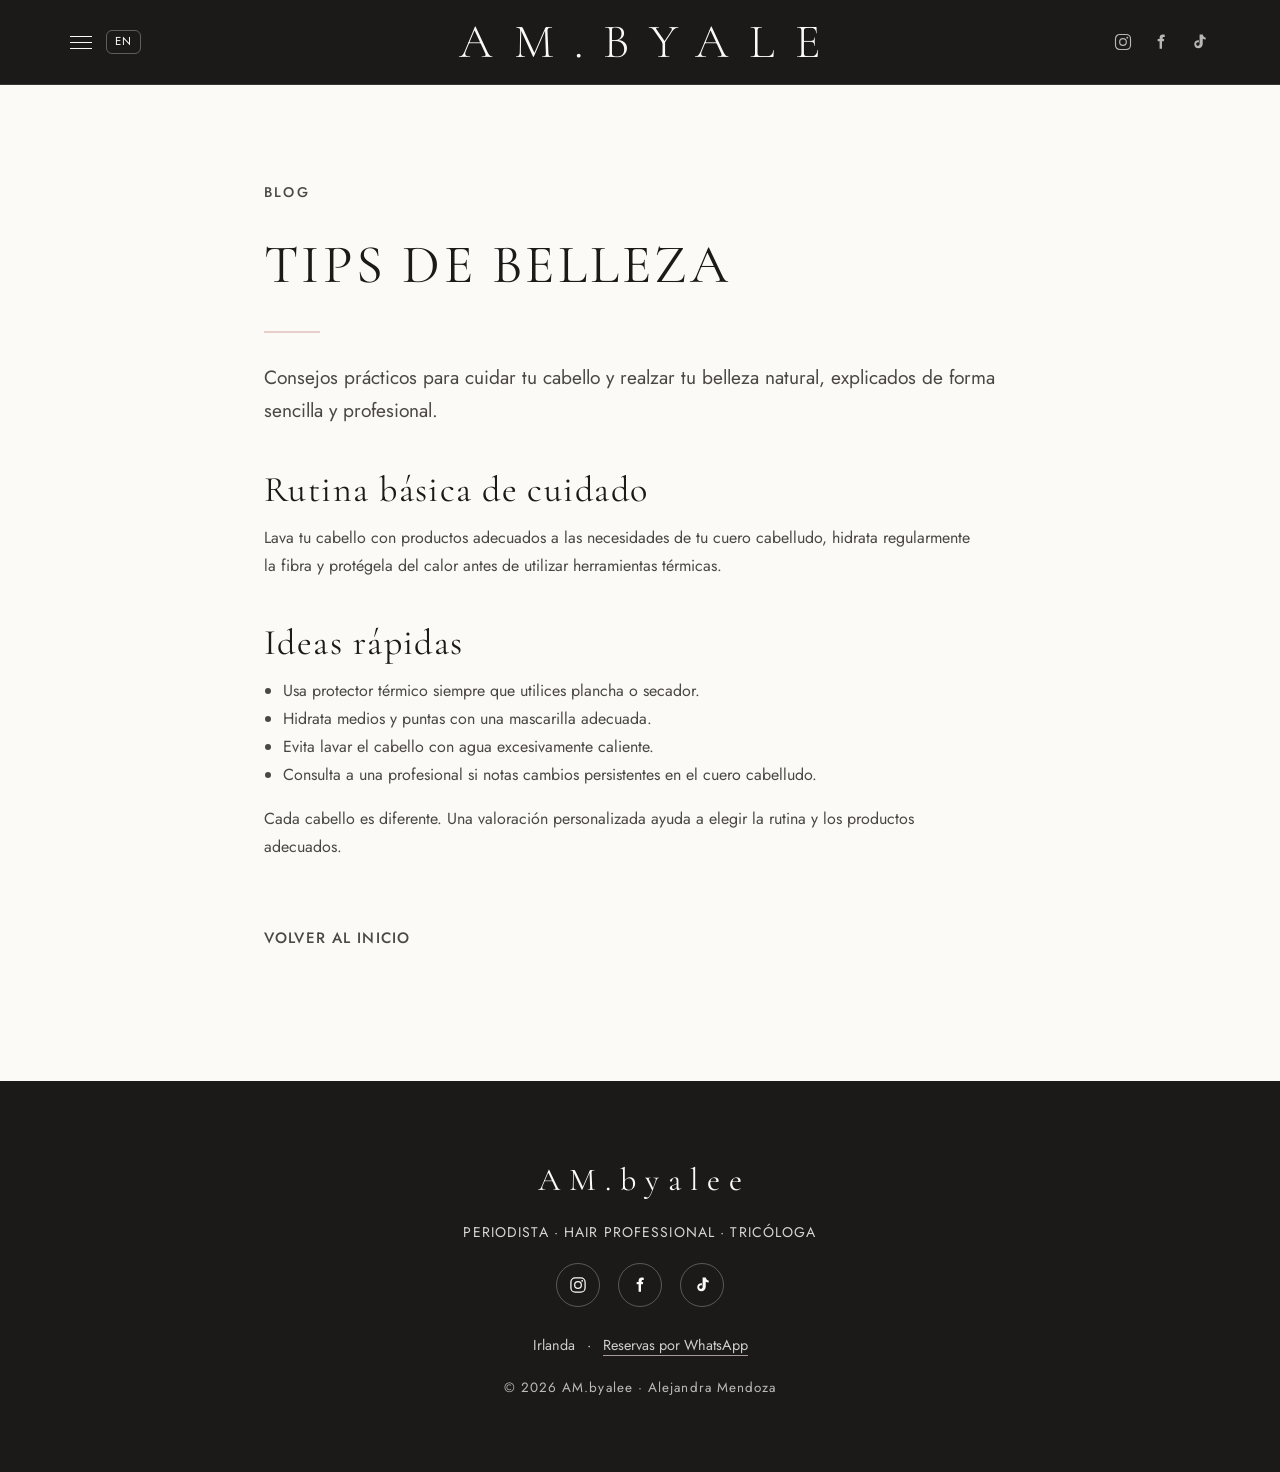
<file: tips-de-belleza.html>
<!DOCTYPE html>
<html lang="es">
<head>
  <meta charset="UTF-8" />
  <meta name="viewport" content="width=device-width, initial-scale=1.0" />
  <title>Consejos de belleza y cuidado capilar | AM.BYALE</title>
  <meta name="description" content="Consejos profesionales de Alejandra Mendoza para cuidar el cabello y el cuero cabelludo en casa." />
  <link rel="canonical" href="https://robertdorlan.github.io/alemdz/tips-de-belleza.html" />
  <link rel="preconnect" href="https://fonts.googleapis.com" />
  <link rel="preconnect" href="https://fonts.gstatic.com" crossorigin />
  <link
    href="https://fonts.googleapis.com/css2?family=Cormorant+Garamond:wght@300;400;500&family=Jost:wght@300;400;500&display=swap"
    rel="stylesheet"
  />
  <link rel="stylesheet" href="styles.css?v=20261124-13" />
</head>
<body>
  <header class="site-header">
    <div class="site-header__inner">
      <div class="site-header__left">
        <button class="menu-toggle" type="button" aria-label="Abrir menú" data-i18n-attr="aria-label:chrome.menu" aria-expanded="false" aria-controls="site-nav">
          <span class="menu-toggle__bar"></span>
          <span class="menu-toggle__bar"></span>
          <span class="menu-toggle__bar"></span>
        </button>
        <button class="lang-toggle" type="button" data-lang-toggle aria-label="Switch to English">EN</button>
      </div>
      <div class="site-header__center">
        <a class="brand" href="index.html" aria-label="AM.BYALE — Ir a la página de inicio" data-i18n-attr="aria-label:chrome.home_aria">AM.BYALE</a>
      </div>
      <div class="site-header__right">
        <a class="social-link" href="https://www.instagram.com/byalemdz/" target="_blank" rel="noopener noreferrer" aria-label="Instagram">
          <svg viewBox="0 0 24 24" width="20" height="20" aria-hidden="true" focusable="false">
            <rect x="3" y="3" width="18" height="18" rx="5" ry="5" fill="none" stroke="currentColor" stroke-width="1.4" />
            <circle cx="12" cy="12" r="4" fill="none" stroke="currentColor" stroke-width="1.4" />
            <circle cx="17.2" cy="6.8" r="1.1" fill="currentColor" />
          </svg>
        </a>
        <a class="social-link" href="https://www.facebook.com/share/1DkxHwf7Rk/" target="_blank" rel="noopener noreferrer" aria-label="Facebook">
          <svg viewBox="0 0 24 24" width="20" height="20" aria-hidden="true" focusable="false">
            <path d="M14 8.5V7c0-.7.3-1 1-1h1.5V3.2C16 3.1 15 3 14.1 3 11.8 3 10.3 4.4 10.3 7v1.5H8V11h2.3v9h2.9v-9h2.2l.4-2.5H14z" fill="currentColor" />
          </svg>
        </a>
        <a class="social-link" href="https://www.tiktok.com/@alemdz.hair" target="_blank" rel="noopener noreferrer" aria-label="TikTok">
          <svg viewBox="0 0 24 24" width="20" height="20" aria-hidden="true" focusable="false">
            <path d="M16.5 3c.3 1.9 1.4 3.4 3.5 3.7v2.4c-1.2.1-2.4-.2-3.5-.9v5.9c0 3.2-2.4 5.4-5.2 5.4-2.9 0-5-2.1-5-4.9 0-2.9 2.4-5 5.6-4.7v2.6c-.4-.1-.9-.2-1.3-.1-1.1.1-2 .9-1.9 2.2.1 1.2 1 1.9 2 1.9 1.1 0 2-.8 2-2.1V3h3.3z" fill="currentColor" />
          </svg>
        </a>
      </div>
    </div>
    <nav id="site-nav" class="site-nav" aria-label="Navegación principal" hidden>
      <ul class="site-nav__list">
        <li><a href="mi-historia.html" data-i18n="nav.mihistoria">Mi historia</a></li>
        <li><a href="servicios-y-precios.html" data-i18n="nav.hair">Hair &amp; Services</a></li>
        <li><a href="journalist-photo.html" data-i18n="nav.journalist">Journalist &amp; Photo</a></li>
        <li><a href="tips-de-belleza.html" data-i18n="nav.belleza">Belleza &amp; Tips</a></li>
        <li><a href="tricologia.html" data-i18n="nav.tricologia">Tricología</a></li>
      </ul>
    </nav>
  </header>

  <main>
    <article class="page">
      <p class="page__eyebrow" data-i18n="bell.eyebrow">Blog</p>
      <h1 class="page__title" data-i18n="bell.title">Tips de belleza</h1>
      <p class="page__lead">Consejos prácticos para cuidar tu cabello y realzar tu belleza natural, explicados de forma sencilla y profesional.</p>
      <div class="page__body">
        <h2>Rutina básica de cuidado</h2>
        <p>Lava tu cabello con productos adecuados a las necesidades de tu cuero cabelludo, hidrata regularmente la fibra y protégela del calor antes de utilizar herramientas térmicas.</p>
        <h2>Ideas rápidas</h2>
        <ul>
          <li>Usa protector térmico siempre que utilices plancha o secador.</li>
          <li>Hidrata medios y puntas con una mascarilla adecuada.</li>
          <li>Evita lavar el cabello con agua excesivamente caliente.</li>
          <li>Consulta a una profesional si notas cambios persistentes en el cuero cabelludo.</li>
        </ul>
        <p>Cada cabello es diferente. Una valoración personalizada ayuda a elegir la rutina y los productos adecuados.</p>
      </div>
      <a class="page__back" href="index.html" data-i18n="chrome.back">Volver al inicio</a>
    </article>
  </main>

  <footer class="site-footer">
    <div class="site-footer__inner">
      <p class="site-footer__brand">AM.byalee</p>
      <p class="site-footer__tagline" data-i18n="footer.tagline">Periodista · Hair Professional · Tricóloga</p>
      <div class="site-footer__social">
        <a href="https://www.instagram.com/byalemdz/" target="_blank" rel="noopener noreferrer" aria-label="Instagram">
          <svg viewBox="0 0 24 24" width="20" height="20" aria-hidden="true" focusable="false">
            <rect x="3.5" y="3.5" width="17" height="17" rx="5" fill="none" stroke="currentColor" stroke-width="1.5" />
            <circle cx="12" cy="12" r="4" fill="none" stroke="currentColor" stroke-width="1.5" />
            <circle cx="17" cy="7" r="1.1" fill="currentColor" />
          </svg>
        </a>
        <a href="https://www.facebook.com/share/1DkxHwf7Rk/" target="_blank" rel="noopener noreferrer" aria-label="Facebook">
          <svg viewBox="0 0 24 24" width="20" height="20" aria-hidden="true" focusable="false">
            <path d="M14 8.5V7c0-.7.3-1 1-1h1.5V3.2C16 3.1 15 3 14.1 3 11.8 3 10.3 4.4 10.3 7v1.5H8V11h2.3v9h2.9v-9h2.2l.4-2.5H14z" fill="currentColor" />
          </svg>
        </a>
        <a href="https://www.tiktok.com/@alemdz.hair" target="_blank" rel="noopener noreferrer" aria-label="TikTok">
          <svg viewBox="0 0 24 24" width="20" height="20" aria-hidden="true" focusable="false">
            <path d="M16.5 3c.3 1.9 1.4 3.4 3.5 3.7v2.4c-1.2.1-2.4-.2-3.5-.9v5.9c0 3.2-2.4 5.4-5.2 5.4-2.9 0-5-2.1-5-4.9 0-2.9 2.4-5 5.6-4.7v2.6c-.4-.1-.9-.2-1.3-.1-1.1.1-2 .9-1.9 2.2.1 1.2 1 1.9 2 1.9 1.1 0 2-.8 2-2.1V3h3.3z" fill="currentColor" />
          </svg>
        </a>
      </div>
      <p class="site-footer__copy">© 2026 AM.byalee · Alejandra Mendoza</p>
    </div>
  </footer>

  <script src="script.js?v=20261123-3" defer></script>
  <script src="i18n.js?v=20261124-14" defer></script>
</body>
</html>
</file>
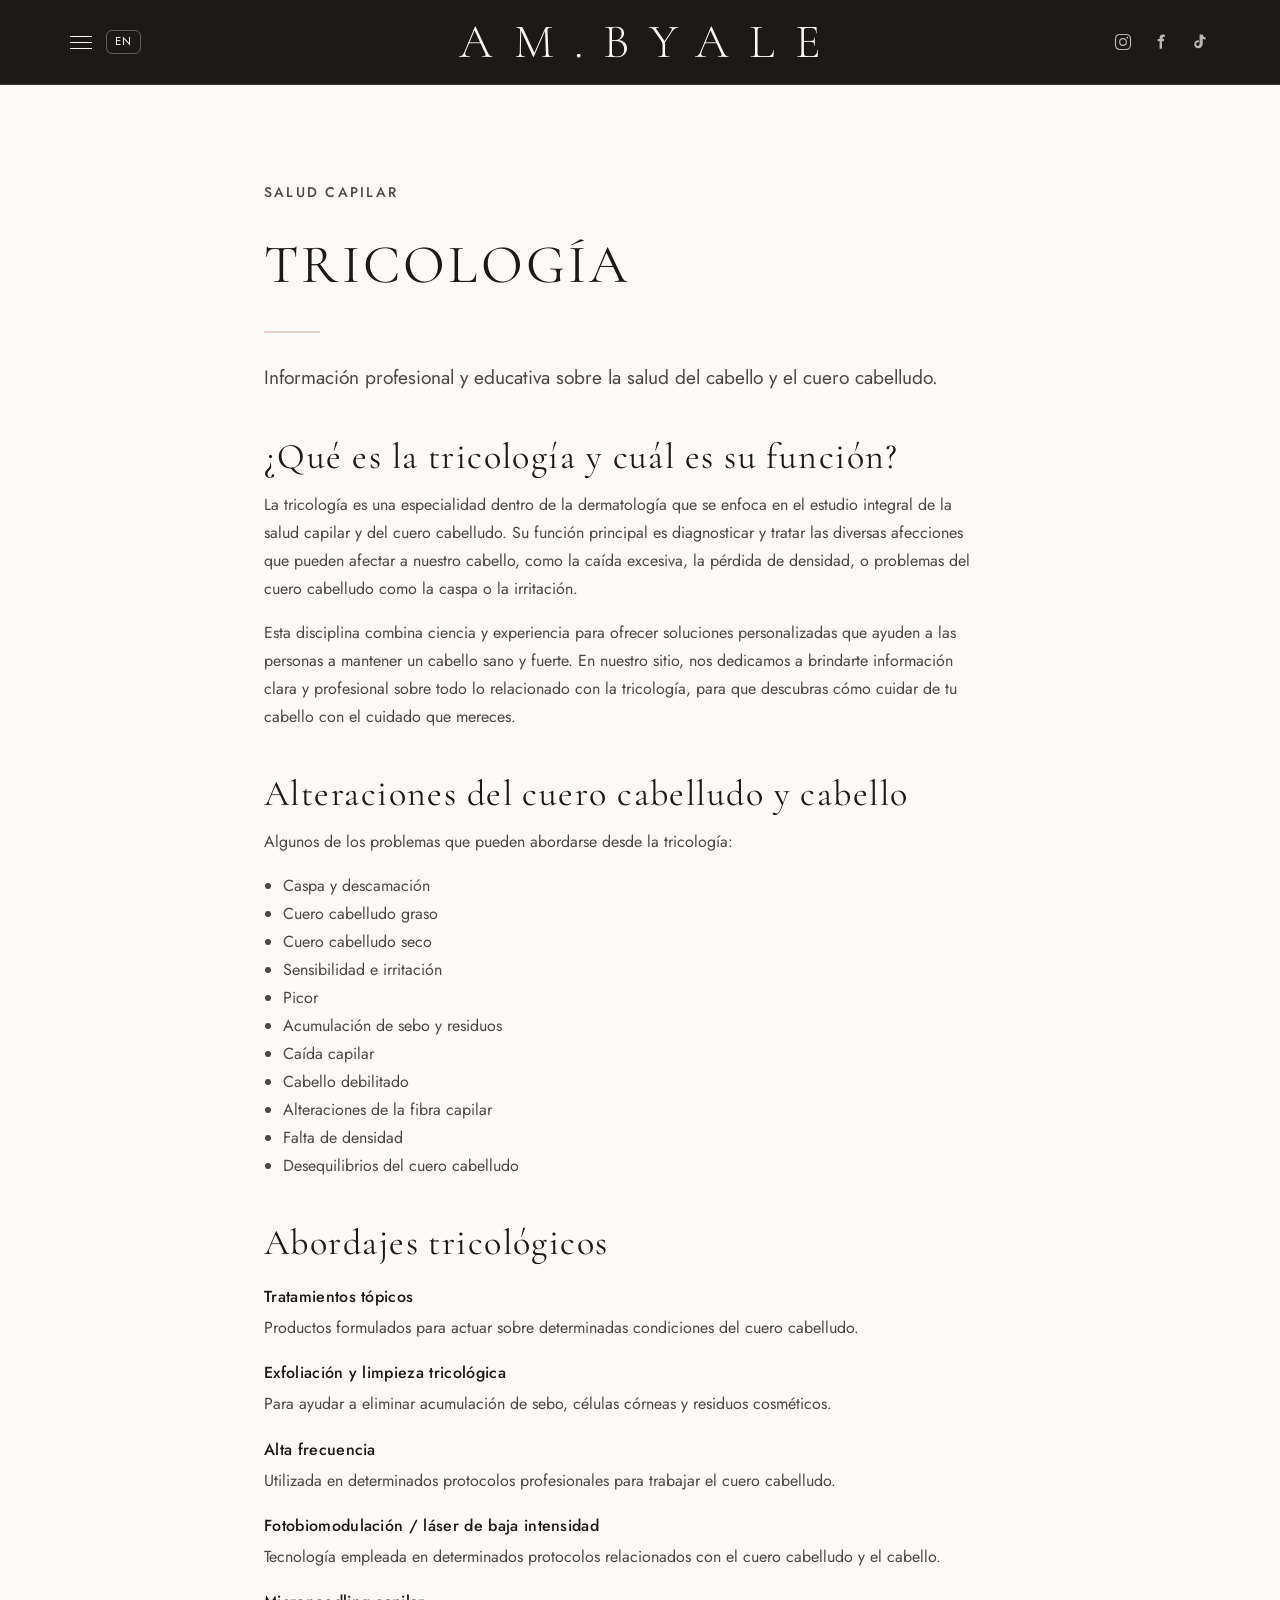
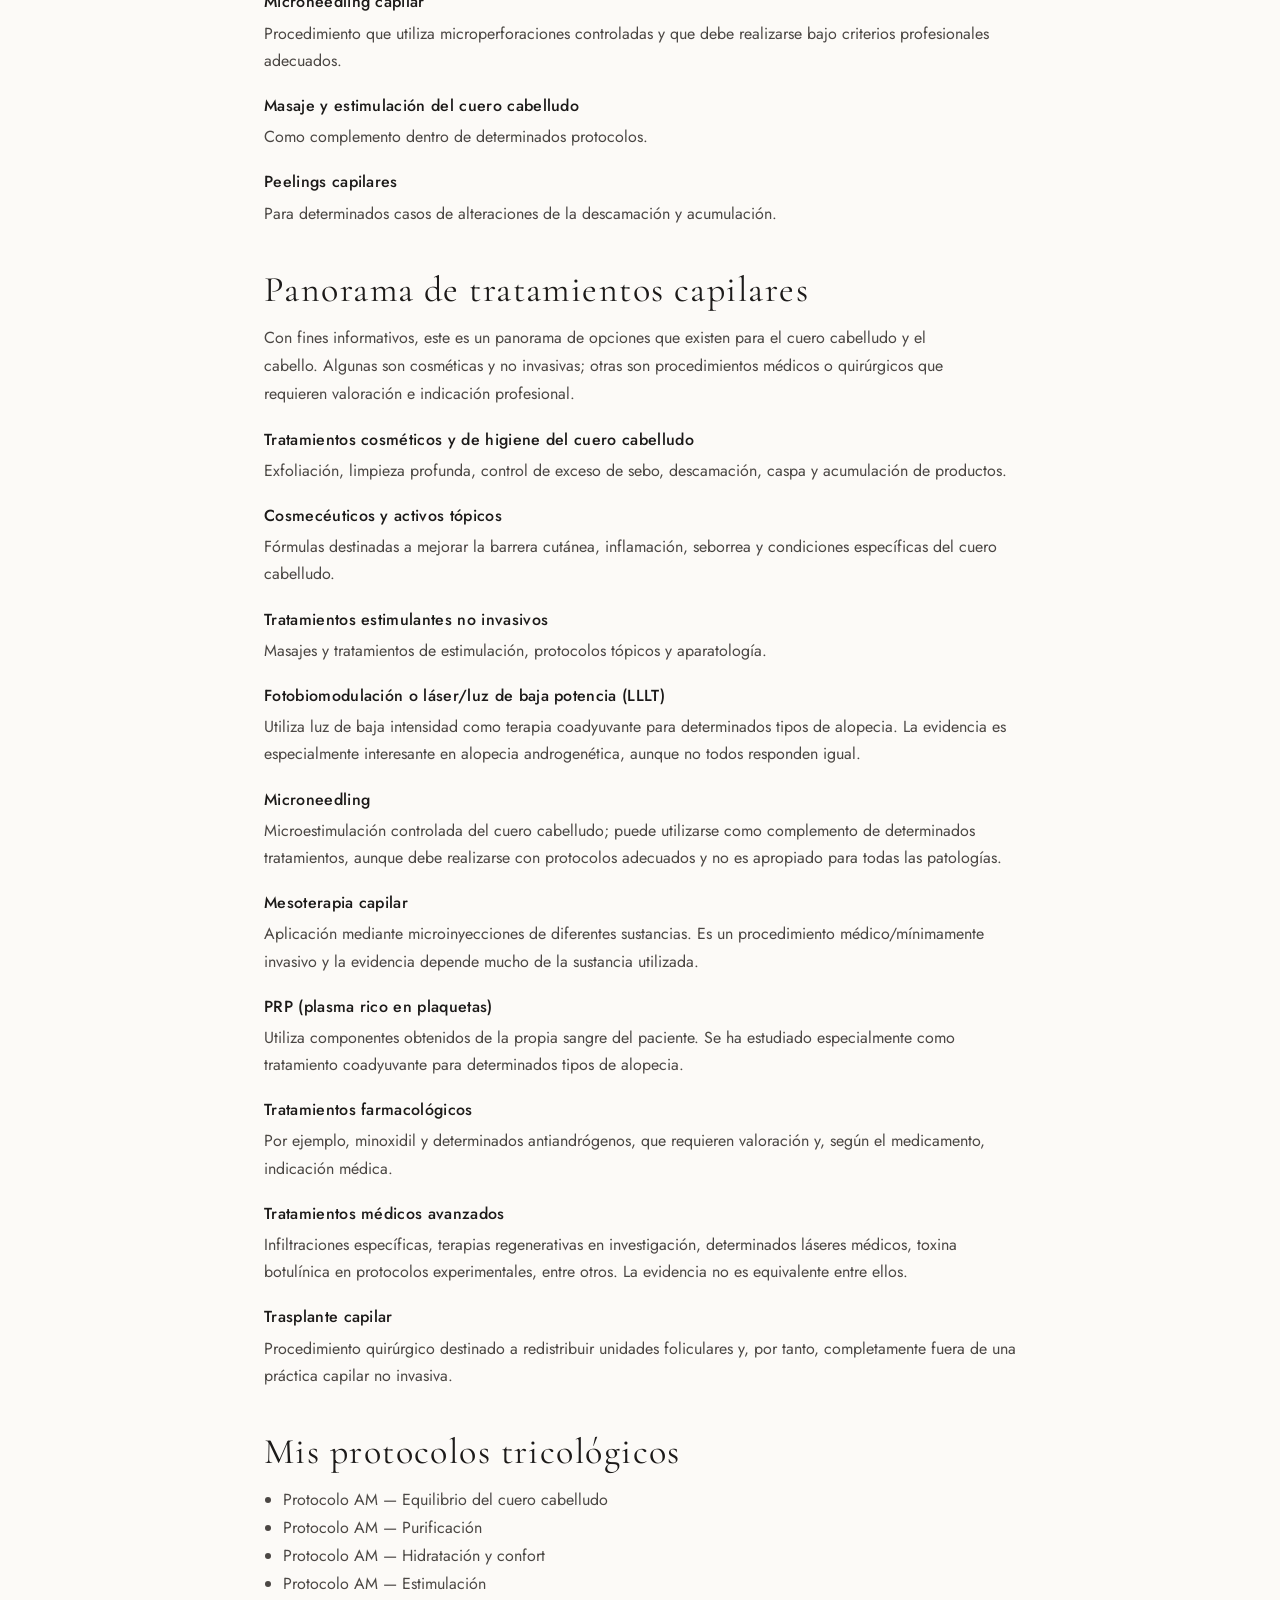
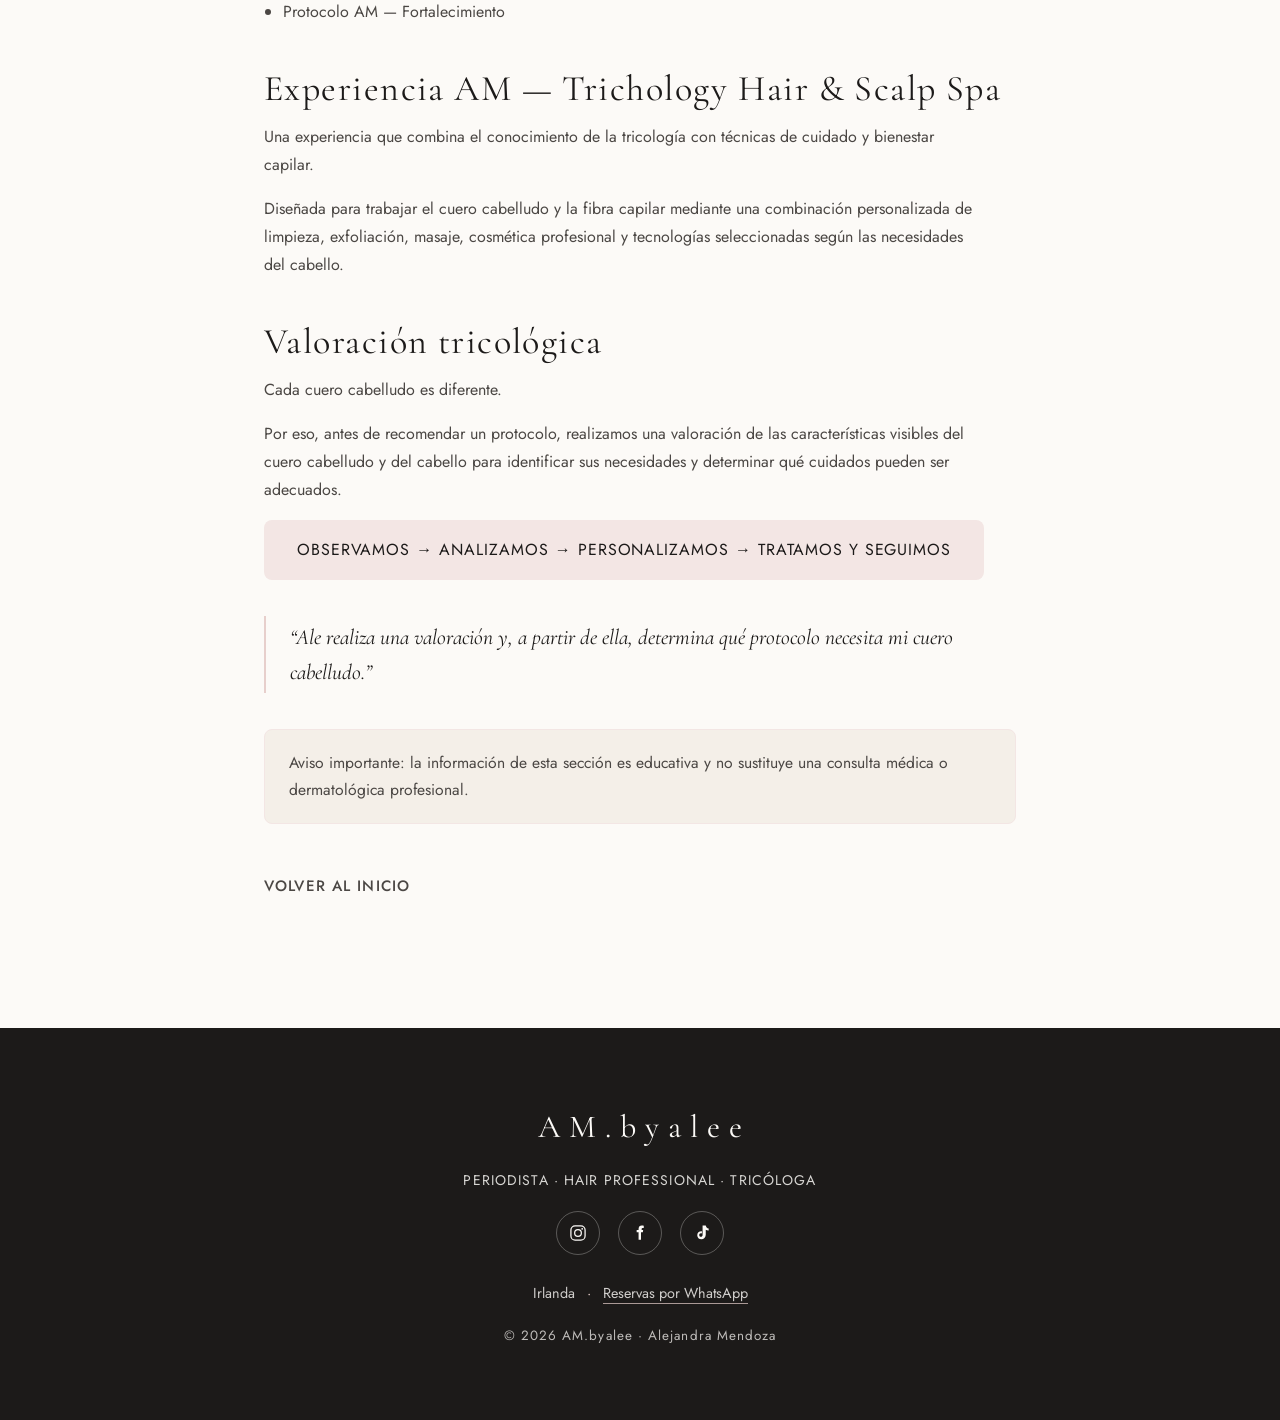
<file: tricologia.html>
<!DOCTYPE html>
<html lang="es">
<head>
  <meta charset="UTF-8" />
  <meta name="viewport" content="width=device-width, initial-scale=1.0" />
  <title>Tricología y salud capilar | AM.BYALE</title>
  <meta name="description" content="Información profesional sobre salud del cabello, cuero cabelludo y protocolos tricológicos personalizados con Alejandra Mendoza." />
  <link rel="canonical" href="https://robertdorlan.github.io/alemdz/tricologia.html" />
  <link rel="preconnect" href="https://fonts.googleapis.com" />
  <link rel="preconnect" href="https://fonts.gstatic.com" crossorigin />
  <link
    href="https://fonts.googleapis.com/css2?family=Cormorant+Garamond:wght@300;400;500&family=Jost:wght@300;400;500&display=swap"
    rel="stylesheet"
  />
  <link rel="stylesheet" href="styles.css?v=20261124-13" />
</head>
<body>
  <header class="site-header">
    <div class="site-header__inner">
      <div class="site-header__left">
        <button class="menu-toggle" type="button" aria-label="Abrir menú" data-i18n-attr="aria-label:chrome.menu" aria-expanded="false" aria-controls="site-nav">
          <span class="menu-toggle__bar"></span>
          <span class="menu-toggle__bar"></span>
          <span class="menu-toggle__bar"></span>
        </button>
        <button class="lang-toggle" type="button" data-lang-toggle aria-label="Switch to English">EN</button>
      </div>
      <div class="site-header__center">
        <a class="brand" href="index.html" aria-label="AM.BYALE — Ir a la página de inicio" data-i18n-attr="aria-label:chrome.home_aria">AM.BYALE</a>
      </div>
      <div class="site-header__right">
        <a class="social-link" href="https://www.instagram.com/byalemdz/" target="_blank" rel="noopener noreferrer" aria-label="Instagram">
          <svg viewBox="0 0 24 24" width="20" height="20" aria-hidden="true" focusable="false">
            <rect x="3" y="3" width="18" height="18" rx="5" ry="5" fill="none" stroke="currentColor" stroke-width="1.4" />
            <circle cx="12" cy="12" r="4" fill="none" stroke="currentColor" stroke-width="1.4" />
            <circle cx="17.2" cy="6.8" r="1.1" fill="currentColor" />
          </svg>
        </a>
        <a class="social-link" href="https://www.facebook.com/share/1DkxHwf7Rk/" target="_blank" rel="noopener noreferrer" aria-label="Facebook">
          <svg viewBox="0 0 24 24" width="20" height="20" aria-hidden="true" focusable="false">
            <path d="M14 8.5V7c0-.7.3-1 1-1h1.5V3.2C16 3.1 15 3 14.1 3 11.8 3 10.3 4.4 10.3 7v1.5H8V11h2.3v9h2.9v-9h2.2l.4-2.5H14z" fill="currentColor" />
          </svg>
        </a>
        <a class="social-link" href="https://www.tiktok.com/@alemdz.hair" target="_blank" rel="noopener noreferrer" aria-label="TikTok">
          <svg viewBox="0 0 24 24" width="20" height="20" aria-hidden="true" focusable="false">
            <path d="M16.5 3c.3 1.9 1.4 3.4 3.5 3.7v2.4c-1.2.1-2.4-.2-3.5-.9v5.9c0 3.2-2.4 5.4-5.2 5.4-2.9 0-5-2.1-5-4.9 0-2.9 2.4-5 5.6-4.7v2.6c-.4-.1-.9-.2-1.3-.1-1.1.1-2 .9-1.9 2.2.1 1.2 1 1.9 2 1.9 1.1 0 2-.8 2-2.1V3h3.3z" fill="currentColor" />
          </svg>
        </a>
      </div>
    </div>
    <nav id="site-nav" class="site-nav" aria-label="Navegación principal" hidden>
      <ul class="site-nav__list">
        <li><a href="mi-historia.html" data-i18n="nav.mihistoria">Mi historia</a></li>
        <li><a href="servicios-y-precios.html" data-i18n="nav.hair">Hair &amp; Services</a></li>
        <li><a href="journalist-photo.html" data-i18n="nav.journalist">Journalist &amp; Photo</a></li>
        <li><a href="tips-de-belleza.html" data-i18n="nav.belleza">Belleza &amp; Tips</a></li>
        <li><a href="tricologia.html" data-i18n="nav.tricologia">Tricología</a></li>
      </ul>
    </nav>
  </header>

  <main>
    <article class="page">
      <p class="page__eyebrow" data-i18n="tric.eyebrow">Salud capilar</p>
      <h1 class="page__title" data-i18n="tric.title">Tricología</h1>
      <p class="page__lead">
        Información profesional y educativa sobre la salud del cabello y el cuero
        cabelludo.
      </p>
      <div class="page__body">
        <h2>¿Qué es la tricología y cuál es su función?</h2>
        <p>
          La tricología es una especialidad dentro de la dermatología que se
          enfoca en el estudio integral de la salud capilar y del cuero cabelludo.
          Su función principal es diagnosticar y tratar las diversas afecciones que
          pueden afectar a nuestro cabello, como la caída excesiva, la pérdida de
          densidad, o problemas del cuero cabelludo como la caspa o la irritación.
        </p>
        <p>
          Esta disciplina combina ciencia y experiencia para ofrecer soluciones
          personalizadas que ayuden a las personas a mantener un cabello sano y
          fuerte. En nuestro sitio, nos dedicamos a brindarte información clara y
          profesional sobre todo lo relacionado con la tricología, para que
          descubras cómo cuidar de tu cabello con el cuidado que mereces.
        </p>

        <h2>Alteraciones del cuero cabelludo y cabello</h2>
        <p>Algunos de los problemas que pueden abordarse desde la tricología:</p>
        <ul>
          <li>Caspa y descamación</li>
          <li>Cuero cabelludo graso</li>
          <li>Cuero cabelludo seco</li>
          <li>Sensibilidad e irritación</li>
          <li>Picor</li>
          <li>Acumulación de sebo y residuos</li>
          <li>Caída capilar</li>
          <li>Cabello debilitado</li>
          <li>Alteraciones de la fibra capilar</li>
          <li>Falta de densidad</li>
          <li>Desequilibrios del cuero cabelludo</li>
        </ul>

        <h2>Abordajes tricológicos</h2>
        <dl class="def-list">
          <dt>Tratamientos tópicos</dt>
          <dd>Productos formulados para actuar sobre determinadas condiciones del cuero cabelludo.</dd>

          <dt>Exfoliación y limpieza tricológica</dt>
          <dd>Para ayudar a eliminar acumulación de sebo, células córneas y residuos cosméticos.</dd>

          <dt>Alta frecuencia</dt>
          <dd>Utilizada en determinados protocolos profesionales para trabajar el cuero cabelludo.</dd>

          <dt>Fotobiomodulación / láser de baja intensidad</dt>
          <dd>Tecnología empleada en determinados protocolos relacionados con el cuero cabelludo y el cabello.</dd>

          <dt>Microneedling capilar</dt>
          <dd>Procedimiento que utiliza microperforaciones controladas y que debe realizarse bajo criterios profesionales adecuados.</dd>

          <dt>Masaje y estimulación del cuero cabelludo</dt>
          <dd>Como complemento dentro de determinados protocolos.</dd>

          <dt>Peelings capilares</dt>
          <dd>Para determinados casos de alteraciones de la descamación y acumulación.</dd>
        </dl>

        <h2>Panorama de tratamientos capilares</h2>
        <p>
          Con fines informativos, este es un panorama de opciones que existen para
          el cuero cabelludo y el cabello. Algunas son cosméticas y no invasivas;
          otras son procedimientos médicos o quirúrgicos que requieren valoración e
          indicación profesional.
        </p>
        <dl class="def-list">
          <dt>Tratamientos cosméticos y de higiene del cuero cabelludo</dt>
          <dd>Exfoliación, limpieza profunda, control de exceso de sebo, descamación, caspa y acumulación de productos.</dd>

          <dt>Cosmecéuticos y activos tópicos</dt>
          <dd>Fórmulas destinadas a mejorar la barrera cutánea, inflamación, seborrea y condiciones específicas del cuero cabelludo.</dd>

          <dt>Tratamientos estimulantes no invasivos</dt>
          <dd>Masajes y tratamientos de estimulación, protocolos tópicos y aparatología.</dd>

          <dt>Fotobiomodulación o láser/luz de baja potencia (LLLT)</dt>
          <dd>Utiliza luz de baja intensidad como terapia coadyuvante para determinados tipos de alopecia. La evidencia es especialmente interesante en alopecia androgenética, aunque no todos responden igual.</dd>

          <dt>Microneedling</dt>
          <dd>Microestimulación controlada del cuero cabelludo; puede utilizarse como complemento de determinados tratamientos, aunque debe realizarse con protocolos adecuados y no es apropiado para todas las patologías.</dd>

          <dt>Mesoterapia capilar</dt>
          <dd>Aplicación mediante microinyecciones de diferentes sustancias. Es un procedimiento médico/mínimamente invasivo y la evidencia depende mucho de la sustancia utilizada.</dd>

          <dt>PRP (plasma rico en plaquetas)</dt>
          <dd>Utiliza componentes obtenidos de la propia sangre del paciente. Se ha estudiado especialmente como tratamiento coadyuvante para determinados tipos de alopecia.</dd>

          <dt>Tratamientos farmacológicos</dt>
          <dd>Por ejemplo, minoxidil y determinados antiandrógenos, que requieren valoración y, según el medicamento, indicación médica.</dd>

          <dt>Tratamientos médicos avanzados</dt>
          <dd>Infiltraciones específicas, terapias regenerativas en investigación, determinados láseres médicos, toxina botulínica en protocolos experimentales, entre otros. La evidencia no es equivalente entre ellos.</dd>

          <dt>Trasplante capilar</dt>
          <dd>Procedimiento quirúrgico destinado a redistribuir unidades foliculares y, por tanto, completamente fuera de una práctica capilar no invasiva.</dd>
        </dl>

        <h2>Mis protocolos tricológicos</h2>
        <ul>
          <li>Protocolo AM — Equilibrio del cuero cabelludo</li>
          <li>Protocolo AM — Purificación</li>
          <li>Protocolo AM — Hidratación y confort</li>
          <li>Protocolo AM — Estimulación</li>
          <li>Protocolo AM — Fortalecimiento</li>
        </ul>

        <h2>Experiencia AM — Trichology Hair &amp; Scalp Spa</h2>
        <p>
          Una experiencia que combina el conocimiento de la tricología con
          técnicas de cuidado y bienestar capilar.
        </p>
        <p>
          Diseñada para trabajar el cuero cabelludo y la fibra capilar mediante una
          combinación personalizada de limpieza, exfoliación, masaje, cosmética
          profesional y tecnologías seleccionadas según las necesidades del
          cabello.
        </p>

        <h2>Valoración tricológica</h2>
        <p>Cada cuero cabelludo es diferente.</p>
        <p>
          Por eso, antes de recomendar un protocolo, realizamos una valoración de
          las características visibles del cuero cabelludo y del cabello para
          identificar sus necesidades y determinar qué cuidados pueden ser
          adecuados.
        </p>
        <p class="tricologia-flow">
          Observamos → Analizamos → Personalizamos → Tratamos y seguimos
        </p>
        <blockquote class="page__quote">
          “Ale realiza una valoración y, a partir de ella, determina qué protocolo
          necesita mi cuero cabelludo.”
        </blockquote>

        <div class="page__note">
          Aviso importante: la información de esta sección es educativa y no
          sustituye una consulta médica o dermatológica profesional.
        </div>
      </div>
      <a class="page__back" href="index.html" data-i18n="chrome.back">Volver al inicio</a>
    </article>
  </main>

  <footer class="site-footer">
    <div class="site-footer__inner">
      <p class="site-footer__brand">AM.byalee</p>
      <p class="site-footer__tagline" data-i18n="footer.tagline">Periodista · Hair Professional · Tricóloga</p>
      <div class="site-footer__social">
        <a href="https://www.instagram.com/byalemdz/" target="_blank" rel="noopener noreferrer" aria-label="Instagram">
          <svg viewBox="0 0 24 24" width="20" height="20" aria-hidden="true" focusable="false">
            <rect x="3.5" y="3.5" width="17" height="17" rx="5" fill="none" stroke="currentColor" stroke-width="1.5" />
            <circle cx="12" cy="12" r="4" fill="none" stroke="currentColor" stroke-width="1.5" />
            <circle cx="17" cy="7" r="1.1" fill="currentColor" />
          </svg>
        </a>
        <a href="https://www.facebook.com/share/1DkxHwf7Rk/" target="_blank" rel="noopener noreferrer" aria-label="Facebook">
          <svg viewBox="0 0 24 24" width="20" height="20" aria-hidden="true" focusable="false">
            <path d="M14 8.5V7c0-.7.3-1 1-1h1.5V3.2C16 3.1 15 3 14.1 3 11.8 3 10.3 4.4 10.3 7v1.5H8V11h2.3v9h2.9v-9h2.2l.4-2.5H14z" fill="currentColor" />
          </svg>
        </a>
        <a href="https://www.tiktok.com/@alemdz.hair" target="_blank" rel="noopener noreferrer" aria-label="TikTok">
          <svg viewBox="0 0 24 24" width="20" height="20" aria-hidden="true" focusable="false">
            <path d="M16.5 3c.3 1.9 1.4 3.4 3.5 3.7v2.4c-1.2.1-2.4-.2-3.5-.9v5.9c0 3.2-2.4 5.4-5.2 5.4-2.9 0-5-2.1-5-4.9 0-2.9 2.4-5 5.6-4.7v2.6c-.4-.1-.9-.2-1.3-.1-1.1.1-2 .9-1.9 2.2.1 1.2 1 1.9 2 1.9 1.1 0 2-.8 2-2.1V3h3.3z" fill="currentColor" />
          </svg>
        </a>
      </div>
      <p class="site-footer__copy">© 2026 AM.byalee · Alejandra Mendoza</p>
    </div>
  </footer>

  <script src="script.js?v=20261123-3" defer></script>
  <script src="i18n.js?v=20261124-14" defer></script>
</body>
</html>
</file>
<file: styles.css>
/* ============================================================= */
/*  ALEMDZ — Estilos base                                        */
/*  Estética editorial: fina, elegante, moderna y profesional.   */
/* ============================================================= */

:root {
  /* Paleta principal ALEMDZ */
  --color-soft-pink: #f3e6e4;
  --color-muted-pink: #e7cfcc;
  --color-light-beige: #f4efe8;
  --color-medium-beige: #dccfc2;
  --color-black: #1c1a19;
  --color-dark-gray: #4b4744;
  --color-warm-white: #fcfaf7;

  /* Alias semánticos derivados de la paleta */
  --color-bg: var(--color-warm-white);
  --color-ink: var(--color-black);
  --color-muted: var(--color-dark-gray);
  --color-line: var(--color-medium-beige);
  --color-overlay: rgba(28, 26, 25, 0.34);
  --color-overlay-strong: rgba(28, 26, 25, 0.5);

  --font-display: "Cormorant Garamond", Georgia, "Times New Roman", serif;
  --font-body: "Jost", -apple-system, BlinkMacSystemFont, "Segoe UI", sans-serif;

  --header-height: 84px;
  --circle-size: 200px;
  --content-max: 1200px;
}

* {
  box-sizing: border-box;
}

html {
  -webkit-text-size-adjust: 100%;
}

body {
  margin: 0;
  min-height: 100vh;
  background: var(--color-warm-white);
  color: var(--color-ink);
  font-family: var(--font-body);
  font-weight: 300;
  line-height: 1.6;
  -webkit-font-smoothing: antialiased;
  text-rendering: optimizeLegibility;
}

a {
  color: inherit;
  text-decoration: none;
}

img {
  display: block;
  max-width: 100%;
}

/* ============================================================= */
/*  1. ENCABEZADO                                                */
/* ============================================================= */

.site-header {
  position: relative;
  z-index: 20;
  background: var(--color-ink);
  border-bottom: 1px solid rgba(252, 250, 247, 0.12);
}

.site-header__inner {
  display: grid;
  grid-template-columns: 1fr auto 1fr;
  align-items: center;
  gap: 16px;
  min-height: var(--header-height);
  max-width: var(--content-max);
  margin: 0 auto;
  padding: 0 24px;
}

.site-header__left {
  justify-self: start;
  display: inline-flex;
  align-items: center;
  gap: 8px;
}

/* Botón de idioma ES/EN */
.lang-toggle {
  background: transparent;
  border: 1px solid rgba(252, 250, 247, 0.3);
  color: var(--color-warm-white);
  font-family: var(--font-body);
  font-weight: 400;
  font-size: 0.72rem;
  letter-spacing: 0.08em;
  padding: 5px 8px;
  border-radius: 6px;
  line-height: 1;
  cursor: pointer;
  transition: border-color 0.3s ease, color 0.3s ease, background 0.3s ease;
}

.lang-toggle:hover,
.lang-toggle:focus-visible {
  border-color: var(--color-warm-white);
  color: var(--color-ink);
  background: var(--color-warm-white);
}

.site-header__center {
  justify-self: center;
}

.site-header__right {
  justify-self: end;
  display: inline-flex;
  align-items: center;
  gap: 4px;
}

/* Logotipo tipográfico */
.brand {
  font-family: var(--font-display);
  font-weight: 300;
  text-transform: uppercase;
  font-size: clamp(1.9rem, 4.5vw, 3rem);
  letter-spacing: 0.42em;
  /* Compensa el letter-spacing para mantener el centrado óptico */
  padding-left: 0.42em;
  line-height: 1;
  color: var(--color-warm-white);
  transition: opacity 0.3s ease;
}

.brand:hover,
.brand:focus-visible {
  opacity: 0.6;
}

/* Icono de menú discreto */
.menu-toggle {
  display: inline-flex;
  flex-direction: column;
  justify-content: center;
  gap: 5px;
  width: 34px;
  height: 34px;
  padding: 6px;
  background: transparent;
  border: none;
  cursor: pointer;
  color: var(--color-warm-white);
}

.menu-toggle__bar {
  display: block;
  width: 22px;
  height: 1px;
  background: currentColor;
  transition: transform 0.3s ease, opacity 0.3s ease;
}

.menu-toggle[aria-expanded="true"] .menu-toggle__bar:nth-child(1) {
  transform: translateY(6px) rotate(45deg);
}
.menu-toggle[aria-expanded="true"] .menu-toggle__bar:nth-child(2) {
  opacity: 0;
}
.menu-toggle[aria-expanded="true"] .menu-toggle__bar:nth-child(3) {
  transform: translateY(-6px) rotate(-45deg);
}

/* Redes sociales */
.social-link {
  display: inline-flex;
  align-items: center;
  justify-content: center;
  width: 34px;
  height: 34px;
  color: rgba(252, 250, 247, 0.7);
  transition: color 0.3s ease;
}

.social-link:hover,
.social-link:focus-visible {
  color: var(--color-warm-white);
}

/* Menú desplegable */
.site-nav {
  border-top: 1px solid rgba(252, 250, 247, 0.12);
  background: var(--color-ink);
}

.site-nav__list {
  list-style: none;
  margin: 0 auto;
  padding: 8px 24px 16px;
  max-width: var(--content-max);
  display: flex;
  flex-wrap: wrap;
  gap: 8px 32px;
}

.site-nav__list a {
  display: inline-block;
  padding: 8px 2px;
  font-size: 0.95rem;
  letter-spacing: 0.12em;
  text-transform: uppercase;
  color: rgba(252, 250, 247, 0.78);
  transition: color 0.3s ease;
}

.site-nav__list a:hover,
.site-nav__list a:focus-visible {
  color: var(--color-muted-pink);
}

/* ============================================================= */
/*  2. FOTOGRAFÍA PANORÁMICA DEL ESTUDIO                         */
/* ============================================================= */

.studio-hero {
  width: 100%;
  aspect-ratio: 2020 / 779; /* Proporción real de la imagen: sin franjas */
  overflow: hidden;
  background-color: #fcfaf7;
}

.studio-hero img {
  display: block;
  width: 100%;
  height: 100%;
  object-fit: contain;
  object-position: center;
}

/* ============================================================= */
/*  3. MENÚ VISUAL CON CÍRCULOS                                  */
/* ============================================================= */

.circles {
  background: var(--color-warm-white);
  padding: clamp(48px, 8vw, 96px) 24px;
  text-align: center;
}

/* Sección de bienvenida entre el banner y los círculos */
.intro {
  background: var(--color-warm-white);
  padding: clamp(44px, 7vw, 76px) 24px clamp(4px, 1vw, 8px);
  text-align: center;
}

.intro__eyebrow {
  font-family: var(--font-body);
  font-weight: 400;
  font-size: 0.82rem;
  letter-spacing: 0.26em;
  text-transform: uppercase;
  color: var(--color-dark-gray);
  margin: 0 0 16px;
}

.intro__text {
  max-width: 640px;
  margin: 0 auto 28px;
  font-family: var(--font-display);
  font-weight: 300;
  font-size: clamp(1.2rem, 2.4vw, 1.6rem);
  line-height: 1.55;
  color: var(--color-ink);
}

/* Eyebrow y subtítulo de la sección de círculos */
.circles__eyebrow {
  font-family: var(--font-body);
  font-weight: 400;
  font-size: 0.8rem;
  letter-spacing: 0.26em;
  text-transform: uppercase;
  color: var(--color-dark-gray);
  margin: 0 0 10px;
}

.circles__subtitle {
  max-width: 520px;
  margin: -12px auto clamp(32px, 5vw, 52px);
  color: var(--color-dark-gray);
  line-height: 1.7;
}

.circles__title {
  font-family: var(--font-display);
  font-weight: 300;
  font-size: clamp(1.4rem, 3vw, 2rem);
  letter-spacing: 0.16em;
  text-transform: uppercase;
  color: var(--color-ink);
  margin: 0 0 clamp(32px, 5vw, 56px);
}

/* Detalle sutil: línea fina en rosado secundario bajo el título */
.circles__title::after {
  content: "";
  display: block;
  width: 48px;
  height: 2px;
  margin: 18px auto 0;
  background: var(--color-muted-pink);
}

.circles__grid {
  list-style: none;
  margin: 0 auto;
  padding: 0;
  display: grid;
  grid-template-columns: repeat(3, auto);
  justify-content: center;
  justify-items: center;
  gap: clamp(28px, 4vw, 52px);
}

.circle-item {
  flex: 0 0 auto;
}

/* Enlace: círculo + etiqueta debajo; toda la superficie es clicable */
.circle-link {
  display: flex;
  flex-direction: column;
  align-items: center;
  gap: 16px;
  width: var(--circle-size); /* El item ocupa el ancho del círculo; el texto se ajusta debajo */
  text-align: center;
}

/* Círculo con icono */
.circle {
  display: flex;
  align-items: center;
  justify-content: center;
  width: var(--circle-size);
  height: var(--circle-size);
  border-radius: 50%;
  background: var(--color-light-beige);
  border: 1px solid var(--color-medium-beige);
  color: var(--color-ink);
  transition: transform 0.4s ease, box-shadow 0.4s ease, border-color 0.4s ease, background 0.4s ease;
}

.circle__icon {
  display: flex;
  color: var(--color-ink);
  transition: transform 0.4s ease;
}

.circle__icon svg {
  width: clamp(38px, 7vw, 52px);
  height: auto;
}

/* Etiqueta debajo del círculo, en negro */
.circle__caption {
  font-family: var(--font-body);
  font-weight: 400;
  font-size: 0.98rem;
  letter-spacing: 0.1em;
  text-transform: uppercase;
  color: var(--color-ink);
}

/* Alternancia sutil: círculos beige y rosado suave */
.circle-item:nth-child(even) .circle {
  background: var(--color-soft-pink);
  border-color: var(--color-muted-pink);
}

/* Hover discreto: borde negro, ligera elevación y ampliación del icono */
.circle-link:hover .circle,
.circle-link:focus-visible .circle {
  transform: translateY(-4px);
  border-color: var(--color-black);
  box-shadow: 0 12px 26px rgba(28, 26, 25, 0.1);
}

.circle-link:hover .circle__icon,
.circle-link:focus-visible .circle__icon {
  transform: scale(1.12);
}

/* Estado de foco visible para navegación con teclado */
.circle-link:focus-visible {
  outline: none;
}

.circle-link:focus-visible .circle {
  outline: 2px solid var(--color-ink);
  outline-offset: 4px;
}

/* ============================================================= */
/*  4. ACERCA DE MÍ                                              */
/* ============================================================= */

.about {
  background: var(--color-warm-white);
  padding: clamp(56px, 9vw, 112px) 24px;
}

.about__inner {
  max-width: 760px;
  margin: 0 auto;
  text-align: center;
}

/* Editorial: foto y texto en dos columnas en pantallas grandes */
@media (min-width: 880px) {
  .about__inner {
    max-width: 1040px;
    display: grid;
    grid-template-columns: 360px 1fr;
    gap: clamp(40px, 6vw, 72px);
    align-items: center;
    text-align: left;
  }

  .about__content {
    text-align: left;
  }

  .about__inner .about__title::after {
    margin-left: 0;
    margin-right: auto;
  }
}

/* Retrato elegante encima del texto */
.about__photo {
  margin: 0 auto clamp(28px, 5vw, 44px);
  width: min(300px, 74%);
}

@media (min-width: 880px) {
  .about__photo {
    margin: 0;
    width: 100%;
    max-width: 360px;
  }
}

.about__photo img {
  display: block;
  width: 100%;
  height: auto;
  border-radius: 12px;
  box-shadow: 0 22px 48px rgba(28, 26, 25, 0.18);
}

.about__eyebrow {
  font-family: var(--font-body);
  font-weight: 400;
  font-size: 0.82rem;
  letter-spacing: 0.24em;
  text-transform: uppercase;
  color: var(--color-dark-gray);
  margin: 0 0 14px;
}

.about__title {
  font-family: var(--font-display);
  font-weight: 300;
  font-size: clamp(1.8rem, 4vw, 2.6rem);
  letter-spacing: 0.08em;
  text-transform: uppercase;
  color: var(--color-ink);
  margin: 0;
}

.about__title::after {
  content: "";
  display: block;
  width: 48px;
  height: 2px;
  margin: 18px auto 0;
  background: var(--color-muted-pink);
}

.about__lead {
  font-size: 1.15rem;
  color: var(--color-dark-gray);
  margin: 28px 0 0;
}

.about__text {
  color: var(--color-dark-gray);
  line-height: 1.75;
  margin: 18px 0 0;
}

.about__link {
  display: inline-block;
  margin-top: 28px;
  font-size: 0.9rem;
  letter-spacing: 0.12em;
  text-transform: uppercase;
  color: var(--color-ink);
  border-bottom: 1px solid var(--color-muted-pink);
  padding-bottom: 4px;
  transition: color 0.3s ease, border-color 0.3s ease;
}

.about__link:hover,
.about__link:focus-visible {
  color: var(--color-muted-pink);
  border-color: var(--color-black);
}

/* ============================================================= */
/*  PIE DE PÁGINA                                                */
/* ============================================================= */
.site-footer {
  background: var(--color-ink);
  color: var(--color-warm-white);
  padding: clamp(48px, 7vw, 72px) 24px;
}

.site-footer__inner {
  max-width: 760px;
  margin: 0 auto;
  text-align: center;
  display: flex;
  flex-direction: column;
  align-items: center;
  gap: 14px;
}

.site-footer__brand {
  margin: 0;
  font-family: var(--font-display);
  font-weight: 300;
  font-size: 1.6rem;
  letter-spacing: 0.28em;
  text-transform: none;
  padding-left: 0.28em;
}

.site-footer__tagline {
  margin: 0;
  font-size: 0.82rem;
  letter-spacing: 0.16em;
  text-transform: uppercase;
  color: rgba(252, 250, 247, 0.72);
}

.site-footer__social {
  display: flex;
  gap: 18px;
  margin: 4px 0 2px;
}

.site-footer__social a {
  display: inline-flex;
  width: 40px;
  height: 40px;
  align-items: center;
  justify-content: center;
  border-radius: 50%;
  border: 1px solid rgba(252, 250, 247, 0.28);
  color: var(--color-warm-white);
  transition: background 0.3s ease, color 0.3s ease, border-color 0.3s ease;
}

.site-footer__social a:hover,
.site-footer__social a:focus-visible {
  background: var(--color-warm-white);
  color: var(--color-ink);
  border-color: var(--color-warm-white);
}

.site-footer__copy {
  margin: 6px 0 0;
  font-size: 0.78rem;
  letter-spacing: 0.08em;
  color: rgba(252, 250, 247, 0.55);
}

.site-footer__details {
  margin: 10px 0 0;
  color: rgba(252, 250, 247, 0.8);
  font-size: 0.9rem;
  font-weight: 400;
}

.site-footer__details span {
  margin: 0 8px;
  color: var(--color-muted-pink);
}

.site-footer__details a {
  border-bottom: 1px solid rgba(231, 207, 204, 0.7);
}

/* ============================================================= */
/*  RESPONSIVE                                                   */
/* ============================================================= */

/* Tablet: los círculos se reparten y centran sin solaparse */
@media (max-width: 1024px) {
  :root {
    --circle-size: 180px;
  }
}

/* Móvil: mantiene la proporción real; el banner completo (incluido el logo) siempre visible */
@media (max-width: 768px) {
  .studio-hero {
    aspect-ratio: 2020 / 779;
  }

  .studio-hero img {
    object-fit: contain;
    object-position: center;
  }
}

/* Móvil: cuadrícula de 2 columnas, último elemento centrado */
@media (max-width: 640px) {
  :root {
    --header-height: 68px;
    --circle-size: min(42vw, 180px);
  }

  /* Encabezado compacto: evita desbordamiento horizontal en pantallas pequeñas */
  .site-header__inner {
    padding: 0 12px;
    gap: 6px;
  }

  .site-header__left {
    gap: 5px;
  }

  .brand {
    font-size: 1.3rem;
    letter-spacing: 0.18em;
    padding-left: 0.18em;
  }

  .lang-toggle {
    font-size: 0.66rem;
    padding: 4px 6px;
  }

  .social-link {
    width: 28px;
    height: 28px;
  }

  .site-header__right {
    gap: 2px;
  }

  .circles__grid {
    display: grid;
    grid-template-columns: repeat(2, minmax(0, 1fr));
    justify-items: center;
    gap: clamp(20px, 6vw, 32px);
  }

  .circle-item {
    max-width: none;
    width: 100%;
    display: flex;
    justify-content: center;
  }
}

/* Respeta las preferencias de movimiento reducido */
@media (prefers-reduced-motion: reduce) {
  * {
    transition: none !important;
  }
}

/* ============================================================= */
/*  PÁGINAS INTERIORES                                           */
/* ============================================================= */

.page {
  max-width: 760px;
  margin: 0 auto;
  padding: clamp(48px, 8vw, 96px) 24px clamp(64px, 10vw, 120px);
}

/* Página más ancha (p. ej. Servicios, con tarjetas en cuadrícula) */
.page--wide {
  max-width: 1040px;
}

.page__eyebrow {
  font-family: var(--font-body);
  font-weight: 400;
  font-size: 0.82rem;
  letter-spacing: 0.24em;
  text-transform: uppercase;
  color: var(--color-dark-gray);
  margin: 0 0 14px;
}

.page__title {
  font-family: var(--font-display);
  font-weight: 300;
  font-size: clamp(2.2rem, 6vw, 3.4rem);
  letter-spacing: 0.06em;
  text-transform: uppercase;
  color: var(--color-ink);
  margin: 0;
}

.page__title::after {
  content: "";
  display: block;
  width: 56px;
  height: 2px;
  margin: 20px 0 0;
  background: var(--color-muted-pink);
}

.page__lead {
  font-size: 1.15rem;
  color: var(--color-dark-gray);
  margin: 28px 0 0;
}

.page__body {
  margin-top: 36px;
  color: var(--color-dark-gray);
}

.page__body h2 {
  font-family: var(--font-display);
  font-weight: 400;
  font-size: 1.6rem;
  letter-spacing: 0.04em;
  color: var(--color-ink);
  margin: 40px 0 12px;
}

.page__body p {
  margin: 0 0 16px;
  line-height: 1.75;
}

.page__body ul {
  margin: 0 0 16px;
  padding-left: 1.2em;
  line-height: 1.75;
}

/* Cita destacada dentro de una historia */
.page__quote {
  margin: 36px 0;
  padding: 4px 0 4px 24px;
  border-left: 2px solid var(--color-muted-pink);
  font-family: var(--font-display);
  font-weight: 400;
  font-style: italic;
  font-size: 1.35rem;
  line-height: 1.6;
  color: var(--color-ink);
}

/* Lista de definiciones (abordajes tricológicos) */
.def-list {
  margin: 0 0 16px;
}

.def-list dt {
  color: var(--color-ink);
  font-weight: 500;
  letter-spacing: 0.02em;
  margin-top: 18px;
}

.def-list dd {
  margin: 4px 0 0;
  color: var(--color-dark-gray);
  line-height: 1.7;
}

/* Flujo del proceso de valoración */
.tricologia-flow {
  margin: 24px 0;
  padding: 16px 20px;
  background: var(--color-soft-pink);
  border-radius: 8px;
  text-align: center;
  letter-spacing: 0.06em;
  text-transform: uppercase;
  font-size: 0.92rem;
  color: var(--color-ink);
}

/* Tarjetas de servicio (pictograma + descripción) */
.services {
  display: grid;
  gap: 18px;
  margin: 8px 0;
}

.service-card {
  display: grid;
  grid-template-columns: 56px 1fr;
  gap: 18px;
  align-items: start;
  padding: 22px 24px;
  background: var(--color-light-beige);
  border: 1px solid var(--color-medium-beige);
  border-radius: 10px;
}

.service-card__icon {
  width: 56px;
  height: 56px;
  display: flex;
  align-items: center;
  justify-content: center;
  border-radius: 50%;
  background: var(--color-warm-white);
  border: 1px solid var(--color-soft-pink);
  color: var(--color-ink);
}

.service-card__icon svg {
  width: 28px;
  height: 28px;
}

.service-card h3 {
  margin: 2px 0 8px;
  font-family: var(--font-display);
  font-weight: 500;
  font-size: 1.25rem;
  letter-spacing: 0.02em;
  color: var(--color-ink);
}

.service-card p {
  margin: 0 0 10px;
  color: var(--color-dark-gray);
  line-height: 1.7;
}

.service-card p:last-child {
  margin-bottom: 0;
}

/* En pantallas grandes, dos columnas para llenar el espacio */
@media (min-width: 760px) {
  .services {
    grid-template-columns: repeat(2, 1fr);
    gap: 22px;
  }

  /* La tarjeta más extensa (última) ocupa todo el ancho */
  .service-card:last-child {
    grid-column: 1 / -1;
  }
}

@media (max-width: 560px) {
  .service-card {
    grid-template-columns: 1fr;
    gap: 12px;
    padding: 20px;
  }
}

/* ===== Foto de Head Spa ===== */
.spa-photo {
  margin: 40px 0 8px;
  border-radius: 16px;
  overflow: hidden;
  box-shadow: 0 24px 60px -30px rgba(28, 26, 25, 0.6);
  background: var(--color-light-beige);
}

.spa-photo img {
  display: block;
  width: 100%;
  height: auto;
}

/* Encabezados de sección con acento y separador */
.page--spa .page__body h2 {
  position: relative;
  margin-top: 52px;
  padding-top: 28px;
  border-top: 1px solid var(--color-line);
}

.page--spa .page__body h2::before {
  content: "";
  position: absolute;
  top: -1px;
  left: 0;
  width: 52px;
  height: 2px;
  background: var(--color-muted-pink);
}

.page--spa .page__body h3 {
  font-family: var(--font-display);
  font-weight: 400;
  font-size: 1.22rem;
  letter-spacing: 0.03em;
  color: var(--color-ink);
  margin: 28px 0 8px;
}

/* Listas tipo checklist (¿Qué incluye? / Beneficios) */
.spa-check {
  list-style: none;
  margin: 10px 0 18px;
  padding: 0;
  display: grid;
  gap: 12px 26px;
}

@media (min-width: 620px) {
  .spa-check {
    grid-template-columns: 1fr 1fr;
  }
}

.spa-check li {
  position: relative;
  padding-left: 32px;
  line-height: 1.55;
  color: var(--color-dark-gray);
}

.spa-check li::before {
  content: "✓";
  position: absolute;
  left: 0;
  top: 1px;
  width: 21px;
  height: 21px;
  display: inline-flex;
  align-items: center;
  justify-content: center;
  border-radius: 50%;
  background: var(--color-soft-pink);
  color: var(--color-ink);
  font-size: 0.72rem;
  font-weight: 700;
}

/* Tarjetas de tecnologías/tratamientos */
.spa-tech {
  list-style: none;
  margin: 12px 0 20px;
  padding: 0;
  display: grid;
  gap: 14px;
}

@media (min-width: 620px) {
  .spa-tech {
    grid-template-columns: 1fr 1fr;
  }
}

.spa-tech li {
  background: var(--color-warm-white);
  border: 1px solid var(--color-medium-beige);
  border-radius: 12px;
  padding: 16px 18px;
  line-height: 1.6;
  color: var(--color-dark-gray);
  box-shadow: 0 12px 30px -26px rgba(28, 26, 25, 0.55);
}

/* Chips/etiquetas para listas de protocolos */
.spa-tags {
  list-style: none;
  margin: 10px 0 20px;
  padding: 0;
  display: flex;
  flex-wrap: wrap;
  gap: 10px;
}

.spa-tags li {
  background: var(--color-soft-pink);
  color: var(--color-ink);
  border-radius: 999px;
  padding: 9px 18px;
  font-size: 0.92rem;
  letter-spacing: 0.01em;
}

/* ===== Tarifas de servicios ===== */
.pricing {
  margin-top: 56px;
}
.page__body--reorder {
  display: flex;
  flex-direction: column;
}

.page__body--reorder .pricing {
  order: 1;
  margin-top: 8px;
}

.page__body--reorder .page__lead--services {
  order: 2;
  margin-top: 56px;
}

.page__body--reorder .services {
  order: 3;
}

.page__body--reorder > p:last-child {
  order: 4;
}

.pricing__title {
  margin: 0 0 6px;
  text-align: center;
  font-family: var(--font-display);
  font-weight: 500;
  font-size: clamp(1.7rem, 3.5vw, 2.3rem);
  letter-spacing: 0.02em;
  color: var(--color-ink);
}

.pricing__title::after {
  content: "";
  display: block;
  width: 60px;
  height: 2px;
  margin: 14px auto 0;
  background: var(--color-muted-pink);
}

.pricing__grid {
  margin-top: 34px;
  display: grid;
  grid-template-columns: 1fr;
  gap: 20px;
}

.price-card {
  padding: 24px 26px;
  background: var(--color-warm-white);
  border: 1px solid var(--color-medium-beige);
  border-radius: 14px;
  box-shadow: 0 10px 30px -24px rgba(28, 26, 25, 0.5);
}

.price-card h3 {
  margin: 0;
  font-family: var(--font-display);
  font-weight: 500;
  font-size: 1.3rem;
  line-height: 1.3;
  letter-spacing: 0.02em;
  color: var(--color-ink);
}

.price-card__note {
  margin: 6px 0 0;
  font-size: 0.85rem;
  font-style: italic;
  color: var(--color-dark-gray);
}

.price-rows {
  margin: 16px 0 0;
  display: grid;
  grid-template-columns: 1fr auto;
  column-gap: 18px;
}

.price-rows dt,
.price-rows dd {
  margin: 0;
  padding: 11px 0;
  border-bottom: 1px solid var(--color-line);
  align-self: baseline;
}

.price-rows dt {
  color: var(--color-dark-gray);
  font-size: 0.95rem;
}

.price-rows dd {
  text-align: right;
  font-weight: 600;
  font-size: 1.02rem;
  color: var(--color-ink);
  white-space: nowrap;
}

.price-rows dt:last-of-type,
.price-rows dd:last-of-type {
  border-bottom: none;
}

@media (min-width: 760px) {
  .pricing__grid {
    grid-template-columns: repeat(2, 1fr);
    gap: 22px;
  }

  .price-card--wide {
    grid-column: 1 / -1;
  }
}

@media (max-width: 560px) {
  .price-card {
    padding: 20px 20px;
  }
}

/* Nota destacada (caja beige con borde rosado suave) */
.page__note {
  margin-top: 32px;
  padding: 20px 24px;
  background: var(--color-light-beige);
  border: 1px solid var(--color-soft-pink);
  border-radius: 8px;
  color: var(--color-dark-gray);
  font-size: 0.98rem;
}

/* Precios sencillos */
.price-list {
  list-style: none;
  margin: 24px 0 0;
  padding: 0;
}

.price-list li {
  display: flex;
  justify-content: space-between;
  gap: 16px;
  padding: 14px 0;
  border-bottom: 1px solid var(--color-medium-beige);
}

.price-list .price-list__name {
  color: var(--color-ink);
}

.price-list .price-list__value {
  color: var(--color-ink);
  font-weight: 500;
  white-space: nowrap;
}

/* Enlace de regreso */
.page__back {
  display: inline-block;
  margin-top: 40px;
  font-size: 0.9rem;
  letter-spacing: 0.12em;
  text-transform: uppercase;
  color: var(--color-dark-gray);
  transition: color 0.3s ease;
}

.page__back:hover,
.page__back:focus-visible {
  color: var(--color-muted-pink);
}

/* Botón editorial (para CTA de reservas) */
.btn {
  display: inline-block;
  margin-top: 8px;
  padding: 14px 28px;
  font-family: var(--font-body);
  font-size: 0.92rem;
  letter-spacing: 0.12em;
  text-transform: uppercase;
  border-radius: 6px;
  border: 1px solid var(--color-black);
  cursor: pointer;
  transition: background 0.3s ease, color 0.3s ease, border-color 0.3s ease;
}

.btn--booking {
  background: var(--color-muted-pink);
  color: var(--color-black);
  border-color: var(--color-muted-pink);
}

.btn--booking:hover,
.btn--booking:focus-visible {
  background: var(--color-black);
  color: var(--color-warm-white);
  border-color: var(--color-black);
}

/* ============================================================= */
/*  PORTADA EDITORIAL — PREVISUALIZACIÓN LOCAL                    */
/*  Inspirada en un atelier contemporáneo, conservando la         */
/*  información, navegación y paleta originales de BYALEMDZ.      */
/* ============================================================= */

.home-page {
  background: #f8f3f1;
}

.home-page .site-header--home {
  background: var(--color-black);
  border-bottom: 1px solid rgba(252, 250, 247, 0.12);
}

.announcement-bar {
  min-height: 42px;
  padding: 8px clamp(20px, 5vw, 76px);
  background: var(--color-muted-pink);
  color: var(--color-ink);
  display: flex;
  align-items: center;
  justify-content: space-between;
  gap: 24px;
}

.announcement-bar__tagline {
  margin: 0;
  font-size: 0.76rem;
  font-weight: 400;
  letter-spacing: 0.18em;
  text-transform: uppercase;
}

.announcement-bar__actions {
  display: flex;
  align-items: center;
  gap: 2px;
}

.home-page .announcement-bar .lang-toggle {
  margin-right: 8px;
  border-color: rgba(28, 26, 25, 0.28);
  color: var(--color-ink);
}

.home-page .announcement-bar .lang-toggle:hover,
.home-page .announcement-bar .lang-toggle:focus-visible {
  background: var(--color-ink);
  color: var(--color-warm-white);
}

.home-page .announcement-bar .social-link {
  width: 30px;
  height: 30px;
  color: rgba(28, 26, 25, 0.68);
}

.home-page .announcement-bar .social-link:hover,
.home-page .announcement-bar .social-link:focus-visible {
  color: var(--color-ink);
}

.site-header__inner--home {
  width: 100%;
  max-width: 1540px;
  min-height: 112px;
  padding: 0 clamp(24px, 4vw, 64px);
  display: grid;
  grid-template-columns: minmax(290px, 340px) minmax(0, 1fr) auto;
  align-items: center;
  gap: clamp(18px, 3vw, 48px);
}

.home-page .brand--home {
  padding: 0;
  color: var(--color-warm-white);
  display: inline-flex;
  flex-direction: row;
  align-items: center;
  gap: 14px;
  letter-spacing: 0.2em;
  line-height: 1;
}

.home-page .brand--home__logo {
  width: 66px;
  height: 66px;
  padding: 5px;
  box-sizing: border-box;
  flex: 0 0 auto;
  object-fit: contain;
  object-position: center;
  border: 1px solid rgba(231, 207, 204, 0.62);
  border-radius: 50%;
  background: #c9b9a3;
  box-shadow: 0 8px 24px rgba(0, 0, 0, 0.28);
}

.home-page .brand--home__text {
  min-width: 0;
  display: flex;
  flex-direction: column;
  align-items: flex-start;
  gap: 6px;
  line-height: 1;
}

.home-page .brand--home__text > span {
  font-size: clamp(1.7rem, 2.5vw, 2.45rem);
  text-transform: none;
}

.home-page .brand--home__text > small {
  font-family: var(--font-body);
  font-size: 0.63rem;
  font-weight: 400;
  letter-spacing: 0.28em;
  text-transform: none;
  color: rgba(252, 250, 247, 0.64);
}

.site-nav--home {
  border: 0;
  background: transparent;
}

.site-nav__list--home {
  max-width: none;
  padding: 0;
  display: flex;
  flex-wrap: nowrap;
  align-items: center;
  justify-content: flex-end;
  gap: clamp(17px, 2vw, 36px);
}

.site-nav__list--home a {
  position: relative;
  padding: 14px 0;
  color: rgba(252, 250, 247, 0.76);
  font-size: clamp(0.68rem, 0.76vw, 0.82rem);
  font-weight: 400;
  letter-spacing: 0.08em;
  white-space: nowrap;
}

.site-nav a[aria-current="page"],
.site-footer__nav a[aria-current="page"] {
  color: var(--color-warm-white);
}

.site-nav a[aria-current="page"]::after {
  right: 0;
}

.site-nav__list--home a::after {
  content: "";
  position: absolute;
  left: 0;
  right: 100%;
  bottom: 6px;
  height: 1px;
  background: var(--color-muted-pink);
  transition: right 0.25s ease;
}

.site-nav__list--home a:hover,
.site-nav__list--home a:focus-visible {
  color: var(--color-warm-white);
}

.site-nav__list--home a:hover::after,
.site-nav__list--home a:focus-visible::after {
  right: 0;
}

.header-social {
  display: flex;
  align-items: center;
  gap: 10px;
}

.header-social a {
  width: 42px;
  height: 42px;
  display: inline-flex;
  align-items: center;
  justify-content: center;
  flex: 0 0 42px;
  border: 1px solid rgba(252, 250, 247, 0.28);
  border-radius: 50%;
  color: var(--color-warm-white);
  transition: background 0.25s ease, border-color 0.25s ease, color 0.25s ease;
}

.header-social a:hover,
.header-social a:focus-visible {
  background: var(--color-muted-pink);
  border-color: var(--color-muted-pink);
  color: var(--color-ink);
}

.home-page .menu-toggle {
  display: none;
  color: var(--color-warm-white);
}

.editorial-hero__primary {
  display: inline-flex;
  align-items: center;
  justify-content: center;
  min-height: 52px;
  padding: 12px 24px;
  background: var(--color-black);
  border: 1px solid var(--color-black);
  color: #f1e6e4;
  font-size: 0.76rem;
  font-weight: 500;
  letter-spacing: 0.1em;
  text-transform: uppercase;
  white-space: nowrap;
  transition: background 0.25s ease, border-color 0.25s ease, color 0.25s ease;
}

.editorial-hero__primary:hover,
.editorial-hero__primary:focus-visible {
  background: var(--color-muted-pink);
  border-color: var(--color-muted-pink);
  color: var(--color-ink);
}

.editorial-hero {
  height: min(855px, calc(100vh - 112px));
  min-height: 0;
  display: grid;
  grid-template-columns: minmax(0, 46%) minmax(0, 54%);
  background: var(--color-soft-pink);
  overflow: hidden;
}

.editorial-hero__content {
  min-height: 0;
  padding: clamp(38px, 3.5vw, 56px) clamp(30px, 6vw, 96px) clamp(56px, 5vw, 84px);
  display: flex;
  flex-direction: column;
  justify-content: center;
  align-items: flex-start;
}

.editorial-hero__logo-panel {
  min-width: 0;
  min-height: 0;
  height: 100%;
  margin: 0;
  overflow: hidden;
  background: #b8aa96;
}

.editorial-hero__logo-panel > img {
  display: block;
  width: 100%;
  height: 100%;
  object-fit: cover;
  object-position: center;
}

.editorial-hero__left {
  min-width: 0;
  min-height: 0;
  height: 100%;
  display: grid;
  grid-template-rows: repeat(2, minmax(0, 1fr));
  background: var(--color-soft-pink);
  overflow: hidden;
}

.editorial-hero__logo-half {
  min-width: 0;
  min-height: 0;
  margin: 0;
  overflow: hidden;
  background: #b8aa96;
}

.editorial-hero__logo-half img {
  display: block;
  width: 100%;
  height: 100%;
  object-fit: contain;
  object-position: center;
}

.editorial-hero__copy-half {
  min-height: 0;
  padding: clamp(26px, 2.5vw, 38px) clamp(34px, 4.5vw, 68px);
  display: flex;
  flex-direction: column;
  justify-content: center;
  align-items: flex-start;
}

.editorial-hero__copy-half .editorial-hero__title {
  max-width: 520px;
  font-size: clamp(2.7rem, 3.5vw, 3.9rem);
  line-height: 0.92;
}

.editorial-hero__copy-half .editorial-hero__title::after {
  width: 54px;
  margin-top: 18px;
}

.editorial-hero__copy-half .editorial-hero__lead {
  max-width: 520px;
  margin-top: 16px;
  font-size: clamp(1.08rem, 1.28vw, 1.25rem);
  line-height: 1.45;
}

.editorial-hero__copy-half .editorial-hero__actions {
  margin-top: 20px;
  gap: 12px;
}

.editorial-hero__copy-half .editorial-hero__primary,
.editorial-hero__copy-half .editorial-hero__link {
  min-height: 48px;
  padding: 10px 18px;
  font-size: 0.78rem;
}

.editorial-hero__left--intro {
  display: flex;
  flex-direction: column;
  justify-content: flex-end;
  align-items: flex-start;
  padding: clamp(52px, 5vw, 76px) clamp(38px, 5.5vw, 84px) clamp(64px, 6vw, 90px);
}

.editorial-hero__left--intro .about__eyebrow {
  margin-bottom: 22px;
  color: var(--color-dark-gray);
  font-size: 0.82rem;
  font-weight: 500;
  letter-spacing: 0.2em;
}

.editorial-hero__left--intro .editorial-hero__title {
  max-width: 560px;
  font-size: clamp(4.35rem, 6vw, 6.25rem);
  line-height: 0.9;
  letter-spacing: -0.035em;
}

.editorial-hero__left--intro .editorial-hero__title::after {
  width: 58px;
  margin-top: 28px;
}

.editorial-hero__left--intro .editorial-hero__lead {
  max-width: 560px;
  margin-top: 28px;
  font-size: clamp(1.18rem, 1.45vw, 1.45rem);
  line-height: 1.48;
}

.editorial-hero__left--intro .editorial-hero__actions {
  margin-top: 30px;
}

.editorial-hero__a11y-copy {
  position: absolute;
  width: 1px;
  height: 1px;
  padding: 0;
  margin: -1px;
  overflow: hidden;
  clip: rect(0 0 0 0);
  white-space: nowrap;
  border: 0;
}

.editorial-hero__brandmark {
  width: clamp(220px, 19vw, 280px);
  margin: 0 0 clamp(20px, 2.2vw, 28px);
  overflow: hidden;
  border: 1px solid rgba(108, 88, 61, 0.18);
  background: #c8b69e;
  box-shadow: 0 18px 42px rgba(62, 47, 34, 0.13);
}

.editorial-hero__brandmark img {
  display: block;
  width: 100%;
  height: auto;
}

.editorial-hero__title {
  max-width: 620px;
  margin: 0;
  font-family: var(--font-display);
  font-size: clamp(3.6rem, 6vw, 6.2rem);
  font-weight: 300;
  letter-spacing: -0.035em;
  line-height: 0.88;
  color: var(--color-ink);
}

.editorial-hero__title::after {
  content: "";
  display: block;
  width: 66px;
  height: 1px;
  margin-top: 26px;
  background: var(--color-muted-pink);
}

.editorial-hero__lead {
  max-width: 520px;
  margin: 24px 0 0;
  color: var(--color-dark-gray);
  font-family: var(--font-display);
  font-size: clamp(1.15rem, 1.45vw, 1.5rem);
  line-height: 1.42;
}

.editorial-hero__actions {
  margin-top: 28px;
  display: flex;
  align-items: center;
  flex-wrap: wrap;
  gap: 18px 30px;
}

.editorial-hero__link {
  min-height: 52px;
  margin-top: 0;
  padding: 12px 22px;
  color: var(--color-ink);
  border: 1px solid rgba(28, 26, 25, 0.52);
  background: transparent;
  text-decoration: none;
  white-space: nowrap;
  transition: background 0.25s ease, border-color 0.25s ease, color 0.25s ease;
}

.editorial-hero__link:hover,
.editorial-hero__link:focus-visible {
  background: var(--color-black);
  color: var(--color-soft-pink);
  border-color: var(--color-black);
}

.editorial-hero .about__eyebrow {
  color: var(--color-dark-gray);
}

.editorial-hero__photo {
  min-width: 0;
  min-height: 0;
  height: 100%;
  margin: 0;
  background: #070707;
  display: flex;
  align-items: center;
  justify-content: center;
  overflow: hidden;
}

.editorial-hero__photo img {
  width: 100%;
  height: 100%;
  object-fit: contain;
  object-position: center;
}

.home-page .studio-hero {
  aspect-ratio: 2020 / 680;
  background: var(--color-warm-white);
}

.home-page .studio-hero img {
  object-fit: cover;
  object-position: center;
}

.home-page .circles {
  padding: clamp(72px, 9vw, 132px) clamp(22px, 6vw, 92px);
  background: var(--color-warm-white);
}

.home-page .circles__title {
  margin-bottom: 28px;
  font-size: clamp(2.2rem, 4vw, 4rem);
  letter-spacing: 0.04em;
  text-transform: none;
}

.home-page .circles__subtitle {
  margin: 0 auto clamp(44px, 6vw, 72px);
  font-size: 1rem;
}

.home-page .circles__grid {
  max-width: 1220px;
  grid-template-columns: repeat(3, minmax(0, 1fr));
  gap: 24px;
}

.home-page .circle-item {
  width: 100%;
  min-width: 0;
}

.home-page .circle-link {
  width: 100%;
  min-height: 250px;
  padding: 38px 20px 30px;
  background: #faf6f4;
  border: 1px solid rgba(231, 207, 204, 0.72);
  justify-content: center;
  gap: 24px;
  transition: transform 0.3s ease, box-shadow 0.3s ease, background 0.3s ease;
}

.home-page .circle-item:nth-child(even) .circle-link {
  background: #f4e8e6;
}

.home-page .circle {
  width: 116px;
  height: 116px;
  background: var(--color-warm-white);
  border-color: var(--color-medium-beige);
}

.home-page .circle-item:nth-child(even) .circle {
  background: var(--color-warm-white);
}

.home-page .circle-link:hover,
.home-page .circle-link:focus-visible {
  transform: translateY(-5px);
  background: var(--color-warm-white);
  box-shadow: 0 20px 48px rgba(28, 26, 25, 0.1);
}

.home-page .circle__caption {
  font-family: var(--font-display);
  font-size: 1.18rem;
  letter-spacing: 0.045em;
  text-transform: none;
}

.home-page .about--story {
  padding: clamp(68px, 9vw, 126px) clamp(28px, 8vw, 132px);
  background: #f3e7e5;
}

.home-page .about--story .about__inner {
  max-width: 1180px;
  display: grid;
  grid-template-columns: repeat(2, minmax(0, 1fr));
  align-items: start;
  gap: 26px clamp(42px, 7vw, 94px);
  text-align: left;
}

.home-page .about--story .about__text {
  margin: 0;
  font-family: var(--font-display);
  font-size: clamp(1.1rem, 1.45vw, 1.35rem);
  line-height: 1.72;
}

@media (max-width: 1220px) {
  .site-header__inner--home {
    grid-template-columns: 275px minmax(0, 1fr) auto;
  }

  .site-nav__list--home {
    gap: 18px;
    justify-content: flex-end;
  }
}

@media (max-width: 960px) {
  .site-header__inner--home {
    min-height: 86px;
    grid-template-columns: 1fr auto;
  }

  .home-page .menu-toggle {
    display: inline-flex;
    justify-self: end;
  }

  .header-social {
    display: none;
  }

  .home-page .site-nav--home {
    position: absolute;
    top: 100%;
    left: 0;
    right: 0;
    z-index: 30;
    background: var(--color-black);
    border-top: 1px solid rgba(252, 250, 247, 0.12);
    box-shadow: 0 18px 34px rgba(28, 26, 25, 0.12);
  }

  .home-page .site-nav--home[hidden] {
    display: none;
  }

  .site-nav__list--home {
    padding: 18px 24px 26px;
    display: grid;
    grid-template-columns: repeat(2, minmax(0, 1fr));
    gap: 4px 24px;
  }

  .site-nav__list--home a {
    width: 100%;
    font-size: 0.8rem;
  }

  .editorial-hero {
    height: auto;
    min-height: 0;
    grid-template-columns: 1fr;
    overflow: visible;
  }

  .editorial-hero__content {
    min-height: 400px;
    padding: 58px clamp(28px, 9vw, 76px);
  }

  .editorial-hero__logo-panel {
    height: min(78vw, 620px);
  }

  .editorial-hero__left {
    height: auto;
    grid-template-rows: minmax(320px, 46vw) auto;
  }

  .editorial-hero__left--intro {
    min-height: 640px;
    padding: 64px clamp(28px, 9vw, 76px);
  }

  .editorial-hero__copy-half {
    min-height: 430px;
    padding: 52px clamp(28px, 9vw, 76px);
  }

  .editorial-hero__copy-half .editorial-hero__title {
    font-size: clamp(3.2rem, 9vw, 5rem);
  }

  .editorial-hero__photo {
    height: 544px;
    min-height: 0;
  }

  .home-page .circles__grid {
    grid-template-columns: repeat(2, minmax(0, 1fr));
  }
}

@media (max-width: 640px) {
  .announcement-bar {
    min-height: 38px;
    padding: 6px 14px;
  }

  .announcement-bar__tagline {
    max-width: 230px;
    font-size: 0.58rem;
    letter-spacing: 0.11em;
    line-height: 1.35;
  }

  .home-page .announcement-bar .social-link:nth-of-type(2),
  .home-page .announcement-bar .social-link:nth-of-type(3) {
    display: none;
  }

  .site-header__inner--home {
    min-height: 76px;
    padding: 0 18px;
  }

  .home-page .brand--home__text > span {
    font-size: 1.45rem;
  }

  .home-page .brand--home__text > small {
    font-size: 0.52rem;
  }

  .site-nav__list--home {
    grid-template-columns: 1fr;
  }

  .editorial-hero__content {
    min-height: 400px;
    padding: 52px 24px;
  }

  .editorial-hero__logo-panel {
    height: min(108vw, 500px);
  }

  .editorial-hero__left {
    grid-template-rows: minmax(300px, 86vw) auto;
  }

  .editorial-hero__left--intro {
    min-height: 540px;
    padding: 56px 24px;
  }

  .editorial-hero__left--intro .editorial-hero__title {
    font-size: clamp(3.65rem, 17vw, 5rem);
  }

  .editorial-hero__left--intro .editorial-hero__lead {
    font-size: 1.18rem;
  }

  .editorial-hero__copy-half {
    min-height: 0;
    padding: 46px 24px 52px;
  }

  .editorial-hero__copy-half .editorial-hero__title {
    font-size: clamp(2.9rem, 13.5vw, 4.15rem);
  }

  .editorial-hero__copy-half .editorial-hero__lead {
    font-size: 1.08rem;
  }

  .editorial-hero__title {
    font-size: clamp(3.55rem, 18vw, 5rem);
  }

  .editorial-hero__lead {
    font-size: 1.2rem;
  }

  .editorial-hero__actions {
    align-items: flex-start;
    flex-direction: column;
  }

  .editorial-hero__photo {
    height: 448px;
    min-height: 0;
  }

  .home-page .studio-hero {
    aspect-ratio: 1.55 / 1;
  }

  .home-page .studio-hero img {
    object-fit: cover;
  }

  .home-page .circles__grid {
    grid-template-columns: 1fr;
  }

  .home-page .circle-link {
    min-height: 220px;
  }

  .home-page .about--story .about__inner {
    grid-template-columns: 1fr;
    gap: 28px;
  }
}


/* ============================================================= */
/*  HOME — EXPERIENCIA EDITORIAL PREMIUM                         */
/* ============================================================= */

.home-page .circles {
  padding: clamp(88px, 10vw, 142px) clamp(22px, 6vw, 92px);
}

.home-page .circles__title {
  max-width: 760px;
  margin-left: auto;
  margin-right: auto;
  font-size: clamp(2.8rem, 5vw, 5rem);
  line-height: 0.98;
}

.home-page .circles__grid {
  gap: 20px;
}

.home-page .circle-link {
  position: relative;
  min-height: 326px;
  padding: 42px 34px 34px;
  align-items: flex-start;
  justify-content: flex-start;
  gap: 0;
  overflow: hidden;
}

.home-page .circle-link::before {
  content: "";
  position: absolute;
  inset: 0 0 auto;
  height: 3px;
  background: var(--color-muted-pink);
  transform: scaleX(0);
  transform-origin: left;
  transition: transform 0.3s ease;
}

.home-page .circle-item:nth-child(3n + 2) .circle-link::before {
  background: var(--color-medium-beige);
}

.home-page .circle-item:nth-child(3n) .circle-link::before {
  background: var(--color-ink);
}

.home-page .circle-link:hover::before,
.home-page .circle-link:focus-visible::before {
  transform: scaleX(1);
}

.home-page .circle {
  width: 82px;
  height: 82px;
  margin-bottom: 30px;
}

.home-page .circle__caption {
  font-size: 1.5rem;
  line-height: 1.1;
}

.circle__description {
  max-width: 270px;
  margin-top: 14px;
  color: var(--color-dark-gray);
  font-size: 0.95rem;
  line-height: 1.65;
}

.circle__action {
  margin-top: auto;
  padding-top: 26px;
  border-bottom: 1px solid var(--color-medium-beige);
  color: var(--color-ink);
  font-size: 0.74rem;
  font-weight: 500;
  letter-spacing: 0.14em;
  text-transform: uppercase;
}

.section-eyebrow {
  margin: 0 0 22px;
  color: var(--color-dark-gray);
  font-size: 0.76rem;
  font-weight: 500;
  letter-spacing: 0.2em;
  text-transform: uppercase;
}

.signature-care {
  display: grid;
  grid-template-columns: minmax(0, 0.92fr) minmax(0, 1.08fr);
  background: var(--color-black);
  color: var(--color-warm-white);
}

.signature-care__intro {
  padding: clamp(78px, 9vw, 144px) clamp(34px, 8vw, 126px);
  border-right: 1px solid rgba(252, 250, 247, 0.14);
}

.signature-care .section-eyebrow {
  color: var(--color-muted-pink);
}

.signature-care h2 {
  max-width: 620px;
  margin: 0;
  font-family: var(--font-display);
  font-size: clamp(3.2rem, 5.6vw, 6rem);
  font-weight: 300;
  letter-spacing: -0.025em;
  line-height: 0.96;
}

.signature-care__intro > p:not(.section-eyebrow) {
  max-width: 560px;
  margin: 32px 0 0;
  color: rgba(252, 250, 247, 0.72);
  font-size: 1.05rem;
  line-height: 1.75;
}

.text-link {
  display: inline-block;
  margin-top: 34px;
  padding-bottom: 6px;
  border-bottom: 1px solid var(--color-muted-pink);
  color: var(--color-ink);
  font-size: 0.8rem;
  font-weight: 500;
  letter-spacing: 0.13em;
  text-transform: uppercase;
}

.text-link--light {
  color: var(--color-warm-white);
}

.signature-care__pillars {
  padding: clamp(62px, 8vw, 118px) clamp(34px, 7vw, 108px);
  display: flex;
  flex-direction: column;
  justify-content: center;
}

.signature-care__pillars article {
  display: grid;
  grid-template-columns: 76px minmax(0, 1fr);
  gap: 26px;
  padding: 30px 0;
  border-bottom: 1px solid rgba(252, 250, 247, 0.14);
}

.signature-care__pillars article:first-child {
  border-top: 1px solid rgba(252, 250, 247, 0.14);
}

.signature-care__pillars article > span {
  font-family: var(--font-display);
  font-size: 1.55rem;
  color: var(--color-muted-pink);
}

.signature-care__pillars h3 {
  margin: 0 0 8px;
  font-family: var(--font-display);
  font-size: 1.65rem;
  font-weight: 400;
}

.signature-care__pillars p {
  max-width: 510px;
  margin: 0;
  color: rgba(252, 250, 247, 0.68);
  line-height: 1.65;
}

.booking-cta {
  padding: clamp(86px, 10vw, 150px) 24px;
  background: var(--color-soft-pink);
  text-align: center;
}

.booking-cta h2 {
  max-width: 960px;
  margin: 0 auto;
  font-family: var(--font-display);
  font-size: clamp(3.2rem, 6vw, 6.4rem);
  font-weight: 300;
  letter-spacing: -0.025em;
  line-height: 0.94;
}

.booking-cta > p:not(.section-eyebrow) {
  max-width: 620px;
  margin: 28px auto 36px;
  color: var(--color-dark-gray);
  font-size: 1.05rem;
  line-height: 1.7;
}

.booking-cta__button {
  display: inline-flex;
  min-height: 56px;
  padding: 14px 30px;
  align-items: center;
  justify-content: center;
  background: var(--color-black);
  border: 1px solid var(--color-black);
  color: var(--color-warm-white);
  font-size: 0.8rem;
  font-weight: 500;
  letter-spacing: 0.13em;
  text-transform: uppercase;
  transition: background 0.25s ease, color 0.25s ease;
}

.booking-cta__button:hover,
.booking-cta__button:focus-visible {
  background: transparent;
  color: var(--color-ink);
}

.site-footer__nav {
  margin: 30px 0 4px;
  display: flex;
  flex-wrap: wrap;
  justify-content: center;
  gap: 12px 28px;
}

.site-footer__nav a {
  color: rgba(252, 250, 247, 0.68);
  font-size: 0.75rem;
  letter-spacing: 0.1em;
  text-transform: uppercase;
}

.site-footer__nav a:hover,
.site-footer__nav a:focus-visible {
  color: var(--color-warm-white);
}

@media (max-width: 960px) {
  .signature-care {
    grid-template-columns: 1fr;
  }

  .signature-care__intro {
    border-right: 0;
    border-bottom: 1px solid rgba(252, 250, 247, 0.14);
  }

}

@media (max-width: 640px) {
  .home-page .circle-link {
    min-height: 300px;
    padding: 36px 30px 30px;
  }

  .signature-care__intro,
  .signature-care__pillars {
    padding: 72px 24px;
  }

  .signature-care__pillars article {
    grid-template-columns: 54px minmax(0, 1fr);
    gap: 18px;
  }

  .booking-cta {
    padding: 84px 24px;
  }

  .site-footer__nav {
    flex-direction: column;
    align-items: center;
  }
}

/* ============================================================= */
/*  REFINAMIENTO PROFESIONAL — LEGIBILIDAD Y CONVERSIÓN          */
/* ============================================================= */

html {
  scroll-behavior: smooth;
}

body {
  font-size: 1rem;
  font-weight: 400;
  line-height: 1.7;
}

.skip-link {
  position: fixed;
  top: 12px;
  left: 12px;
  z-index: 1000;
  padding: 12px 18px;
  background: var(--color-warm-white);
  color: var(--color-ink);
  border: 2px solid var(--color-ink);
  transform: translateY(-160%);
  transition: transform 0.2s ease;
}

.skip-link:focus {
  transform: translateY(0);
}

a:focus-visible,
button:focus-visible {
  outline: 3px solid var(--color-muted-pink);
  outline-offset: 4px;
}

/* Encabezado más legible sin perder el carácter editorial. */
.home-page .brand--home__text > small {
  font-size: 0.76rem;
  font-weight: 500;
  letter-spacing: 0.2em;
  color: rgba(252, 250, 247, 0.86);
}

.site-nav__list--home a {
  min-height: 44px;
  display: inline-flex;
  align-items: center;
  color: rgba(252, 250, 247, 0.92);
  font-size: clamp(0.82rem, 0.86vw, 0.92rem);
  font-weight: 500;
  letter-spacing: 0.055em;
}

.header-social a,
.site-footer__social a {
  min-width: 44px;
  min-height: 44px;
}

/* Hero: propuesta clara, texto más sólido y controles accesibles. */
.editorial-hero .about__eyebrow,
.circles__eyebrow,
.section-eyebrow,
.page__eyebrow {
  font-size: 0.875rem;
  font-weight: 500;
  letter-spacing: 0.16em;
}

.editorial-hero__title,
.home-page .circles__title,
.signature-care h2,
.booking-cta h2,
.page__title {
  font-weight: 400;
}

.editorial-hero__title {
  max-width: 570px;
  font-size: clamp(3rem, 4.5vw, 4.75rem);
  line-height: 0.96;
  letter-spacing: -0.02em;
}

.editorial-hero__lead {
  max-width: 520px;
  font-size: clamp(1.15rem, 1.35vw, 1.38rem);
  font-weight: 400;
  line-height: 1.5;
}

.editorial-hero__primary,
.booking-cta__button,
.btn {
  min-height: 52px;
  font-size: 0.875rem;
  font-weight: 500;
  letter-spacing: 0.085em;
}

.editorial-hero__link,
.about__link,
.text-link,
.page__back {
  min-height: 44px;
  display: inline-flex;
  align-items: center;
  font-size: 0.94rem;
  font-weight: 500;
  letter-spacing: 0.075em;
}

/* Datos reales que construyen confianza inmediatamente después del hero. */
.trust-strip {
  display: grid;
  grid-template-columns: repeat(3, minmax(0, 1fr));
  background: var(--color-warm-white);
  border-bottom: 1px solid var(--color-line);
}

.trust-strip__item {
  min-height: 150px;
  padding: 30px 24px;
  display: flex;
  flex-direction: column;
  align-items: center;
  justify-content: center;
  text-align: center;
}

.trust-strip__item + .trust-strip__item {
  border-left: 1px solid var(--color-line);
}

.trust-strip strong {
  font-family: var(--font-display);
  font-size: clamp(2rem, 3vw, 2.7rem);
  font-weight: 500;
  line-height: 1;
}

.trust-strip span {
  margin-top: 10px;
  color: var(--color-dark-gray);
  font-size: 0.88rem;
  font-weight: 500;
  letter-spacing: 0.08em;
  text-transform: uppercase;
}

/* Head Spa: pieza editorial destacada antes del catálogo de servicios. */
.head-spa-promo {
  min-height: 640px;
  display: grid;
  grid-template-columns: minmax(0, 1.12fr) minmax(400px, 0.88fr);
  background: var(--color-black);
  color: var(--color-warm-white);
  border-bottom: 1px solid rgba(252, 250, 247, 0.12);
}

.head-spa-promo__media {
  min-width: 0;
  min-height: 0;
  margin: 0;
  overflow: hidden;
  background: var(--color-light-beige);
}

.head-spa-promo__media img {
  width: 100%;
  height: 100%;
  object-fit: cover;
  object-position: center;
}

.head-spa-promo__content {
  padding: clamp(64px, 7vw, 112px) clamp(44px, 6vw, 96px);
  display: flex;
  flex-direction: column;
  justify-content: center;
  align-items: flex-start;
}

.head-spa-promo__eyebrow {
  margin: 0 0 24px;
  color: var(--color-muted-pink);
  font-size: 0.875rem;
  font-weight: 500;
  letter-spacing: 0.16em;
  text-transform: uppercase;
}

.head-spa-promo h2 {
  max-width: 620px;
  margin: 0;
  font-family: var(--font-display);
  font-size: clamp(3rem, 4.5vw, 5rem);
  font-weight: 400;
  letter-spacing: -0.025em;
  line-height: 0.98;
}

.head-spa-promo h2::after {
  content: "";
  display: block;
  width: 58px;
  height: 1px;
  margin-top: 30px;
  background: var(--color-muted-pink);
}

.head-spa-promo__text {
  max-width: 590px;
  margin: 28px 0 0;
  color: rgba(252, 250, 247, 0.84);
  font-size: 1.05rem;
  font-weight: 400;
  line-height: 1.75;
}

.head-spa-promo__details {
  margin: 28px 0 0;
  color: var(--color-muted-pink);
  font-size: 0.84rem;
  font-weight: 500;
  letter-spacing: 0.1em;
  line-height: 1.7;
  text-transform: uppercase;
}

.head-spa-promo__cta {
  min-height: 52px;
  margin-top: 34px;
  padding: 14px 24px;
  display: inline-flex;
  align-items: center;
  justify-content: center;
  background: var(--color-soft-pink);
  color: var(--color-black);
  border: 1px solid var(--color-soft-pink);
  font-size: 0.875rem;
  font-weight: 500;
  letter-spacing: 0.085em;
  text-transform: uppercase;
  transition: background 0.25s ease, color 0.25s ease;
}

.head-spa-promo__cta:hover,
.head-spa-promo__cta:focus-visible {
  background: var(--color-warm-white);
  border-color: var(--color-warm-white);
}

.head-spa-promo__status {
  min-height: 52px;
  margin-top: 34px;
  padding: 14px 25px;
  display: inline-flex;
  align-items: center;
  justify-content: center;
  color: var(--color-soft-pink);
  border: 1px solid rgba(229, 205, 202, 0.72);
  font-size: 0.875rem;
  font-weight: 500;
  letter-spacing: 0.14em;
  text-transform: uppercase;
}

.head-spa-promo__status::before {
  content: "";
  width: 6px;
  height: 6px;
  margin-right: 12px;
  background: var(--color-soft-pink);
  border-radius: 50%;
  box-shadow: 0 0 0 5px rgba(229, 205, 202, 0.1);
}

/* Tarjetas: mejor jerarquía, descripción más cómoda e iconos consistentes. */
.home-page .circle-link {
  min-height: 340px;
  border-color: rgba(220, 207, 194, 0.95);
}

.home-page .circle {
  width: 80px;
  height: 80px;
}

.home-page .circle__icon svg {
  width: 38px;
}

.home-page .circle__caption {
  font-size: 1.55rem;
  font-weight: 500;
}

.circle__description {
  max-width: 29ch;
  font-size: 1rem;
  font-weight: 400;
  line-height: 1.65;
}

.circle__action {
  font-size: 0.875rem;
  font-weight: 500;
  letter-spacing: 0.09em;
}

/* Sección oscura: conserva el lujo y gana contraste real. */
.signature-care h2 {
  font-size: clamp(3rem, 5vw, 5.35rem);
}

.signature-care__intro > p:not(.section-eyebrow),
.signature-care__pillars p {
  color: rgba(252, 250, 247, 0.86);
  font-size: 1.06rem;
  font-weight: 400;
}

.signature-care__pillars h3 {
  font-size: 1.8rem;
  font-weight: 500;
}

/* Historia resumida: mejor ritmo y una salida clara a la página completa. */
.home-page .about--story {
  text-align: center;
}

.about--story__heading {
  max-width: 840px;
  margin: 0 auto clamp(42px, 6vw, 70px);
}

.about--story__heading h2 {
  margin: 0;
  font-family: var(--font-display);
  font-size: clamp(2.8rem, 5vw, 5rem);
  font-weight: 400;
  letter-spacing: -0.02em;
  line-height: 1;
}

.home-page .about--story .about__text {
  font-size: clamp(1.28rem, 1.65vw, 1.5rem);
  font-weight: 400;
  line-height: 1.62;
}

.about--story__link {
  min-height: 48px;
  margin-top: 48px;
  padding: 12px 0 7px;
  display: inline-flex;
  align-items: center;
  border-bottom: 1px solid var(--color-ink);
  font-size: 0.9rem;
  font-weight: 500;
  letter-spacing: 0.09em;
  text-transform: uppercase;
}

.booking-cta > p:not(.section-eyebrow) {
  font-size: 1.1rem;
  font-weight: 400;
}

/* Páginas interiores y precios: escala tipográfica y escaneabilidad. */
.page {
  max-width: 800px;
}

.page--wide {
  max-width: 1120px;
}

.page__lead {
  max-width: 68ch;
  font-size: 1.2rem;
  font-weight: 400;
  line-height: 1.7;
}

.page__body,
.page__body p,
.page__body li,
.def-list dd,
.service-card p,
.spa-check li,
.spa-tech li {
  font-size: 1rem;
  font-weight: 400;
}

.page__body p,
.page__body li {
  max-width: 72ch;
}

.page__body h2 {
  font-size: clamp(1.8rem, 3vw, 2.25rem);
  line-height: 1.25;
}

.service-card {
  border-radius: 0;
  border-color: var(--color-line);
  box-shadow: none;
}

.service-card h3,
.price-card h3 {
  font-size: 1.4rem;
  font-weight: 500;
}

.price-card {
  position: relative;
  overflow: hidden;
  border-radius: 0;
  box-shadow: none;
}

.price-card::before {
  content: "";
  position: absolute;
  inset: 0 0 auto;
  height: 3px;
  background: var(--color-muted-pink);
}

.pricing-filters {
  margin: 30px auto 10px;
  display: flex;
  flex-wrap: wrap;
  justify-content: center;
  gap: 10px;
}

.pricing-filters button {
  min-height: 44px;
  padding: 10px 18px;
  border: 1px solid var(--color-line);
  background: var(--color-warm-white);
  color: var(--color-ink);
  font: 500 0.875rem/1.2 var(--font-body);
  letter-spacing: 0.04em;
  cursor: pointer;
  transition: background 0.2s ease, color 0.2s ease, border-color 0.2s ease;
}

.pricing-filters button[aria-pressed="true"],
.pricing-filters button:hover {
  background: var(--color-ink);
  border-color: var(--color-ink);
  color: var(--color-warm-white);
}

.price-card[hidden] {
  display: none;
}

.price-card__note,
.price-rows dt,
.price-rows dd {
  font-size: 0.95rem;
  font-weight: 400;
}

.price-rows dd {
  font-weight: 600;
}

/* Pie coherente con la marca y suficientemente visible. */
.site-footer__brand {
  font-size: 2rem;
  font-weight: 400;
}

.site-footer__tagline,
.site-footer__nav a {
  color: rgba(252, 250, 247, 0.84);
  font-size: 0.875rem;
  font-weight: 400;
  letter-spacing: 0.08em;
}

.site-footer__copy {
  color: rgba(252, 250, 247, 0.72);
  font-size: 0.84rem;
  font-weight: 400;
}

.mobile-booking {
  display: none;
}

@media (max-width: 1100px) {
  .site-header__inner--home {
    grid-template-columns: 260px minmax(0, 1fr) auto;
    gap: 18px;
  }

  .site-nav__list--home {
    gap: 16px;
  }
}

@media (max-width: 960px) {
  .site-header__inner--home {
    grid-template-columns: minmax(0, 1fr) auto;
  }

  .site-nav__list--home a {
    font-size: 0.9rem;
  }

  .editorial-hero__title {
    font-size: clamp(3.6rem, 10vw, 5.4rem);
  }

  .editorial-hero__brandmark {
    width: clamp(230px, 32vw, 280px);
  }

  .head-spa-promo {
    grid-template-columns: 1fr;
  }

  .head-spa-promo__media {
    aspect-ratio: 1290 / 900;
  }

  .head-spa-promo__content {
    padding: 72px clamp(32px, 8vw, 72px) 80px;
  }
}

@media (max-width: 640px) {
  body.home-page {
    padding-bottom: 72px;
  }

  .home-page .brand--home__text > small {
    font-size: 0.68rem;
    letter-spacing: 0.16em;
  }

  .home-page .brand--home {
    gap: 10px;
  }

  .home-page .brand--home__logo {
    width: 50px;
    height: 50px;
    padding: 4px;
  }

  .home-page .brand--home__text > span {
    font-size: 1.32rem;
  }

  .editorial-hero__content {
    min-height: auto;
    padding: 54px 24px 60px;
  }

  .editorial-hero__brandmark {
    width: min(240px, 72vw);
    margin-bottom: 24px;
  }

  .editorial-hero__title {
    font-size: clamp(3rem, 14vw, 4.25rem);
    line-height: 0.98;
  }

  .editorial-hero__actions {
    width: 100%;
    gap: 12px;
  }

  .editorial-hero__primary,
  .editorial-hero__link {
    width: 100%;
    justify-content: center;
  }

  .editorial-hero__photo {
    height: min(78vh, 560px);
  }

  .trust-strip {
    grid-template-columns: 1fr;
  }

  .trust-strip__item {
    min-height: 118px;
  }

  .trust-strip__item + .trust-strip__item {
    border-left: 0;
    border-top: 1px solid var(--color-line);
  }

  .head-spa-promo {
    min-height: 0;
  }

  .head-spa-promo__media {
    aspect-ratio: 1 / 1;
  }

  .head-spa-promo__content {
    padding: 60px 24px 68px;
  }

  .head-spa-promo h2 {
    font-size: clamp(2.75rem, 13vw, 4rem);
  }

  .head-spa-promo__text {
    font-size: 1rem;
    line-height: 1.68;
  }

  .head-spa-promo__details {
    font-size: 0.78rem;
  }

  .head-spa-promo__cta,
  .head-spa-promo__status {
    width: 100%;
  }

  .home-page .circles {
    padding: 76px 20px;
  }

  .home-page .circles__title {
    font-size: clamp(2.6rem, 13vw, 4rem);
  }

  .home-page .circle-link {
    min-height: 292px;
  }

  .signature-care__intro,
  .signature-care__pillars {
    padding: 68px 24px;
  }

  .signature-care__pillars article {
    grid-template-columns: 46px minmax(0, 1fr);
  }

  .home-page .about--story {
    padding: 76px 24px;
  }

  .mobile-booking {
    position: fixed;
    left: 14px;
    right: 14px;
    bottom: 12px;
    z-index: 60;
    min-height: 52px;
    display: flex;
    align-items: center;
    justify-content: center;
    background: var(--color-black);
    color: var(--color-soft-pink);
    border: 1px solid rgba(243, 230, 228, 0.55);
    box-shadow: 0 14px 38px rgba(28, 26, 25, 0.28);
    font-size: 0.9rem;
    font-weight: 500;
    letter-spacing: 0.09em;
    text-transform: uppercase;
  }
}
</file>
